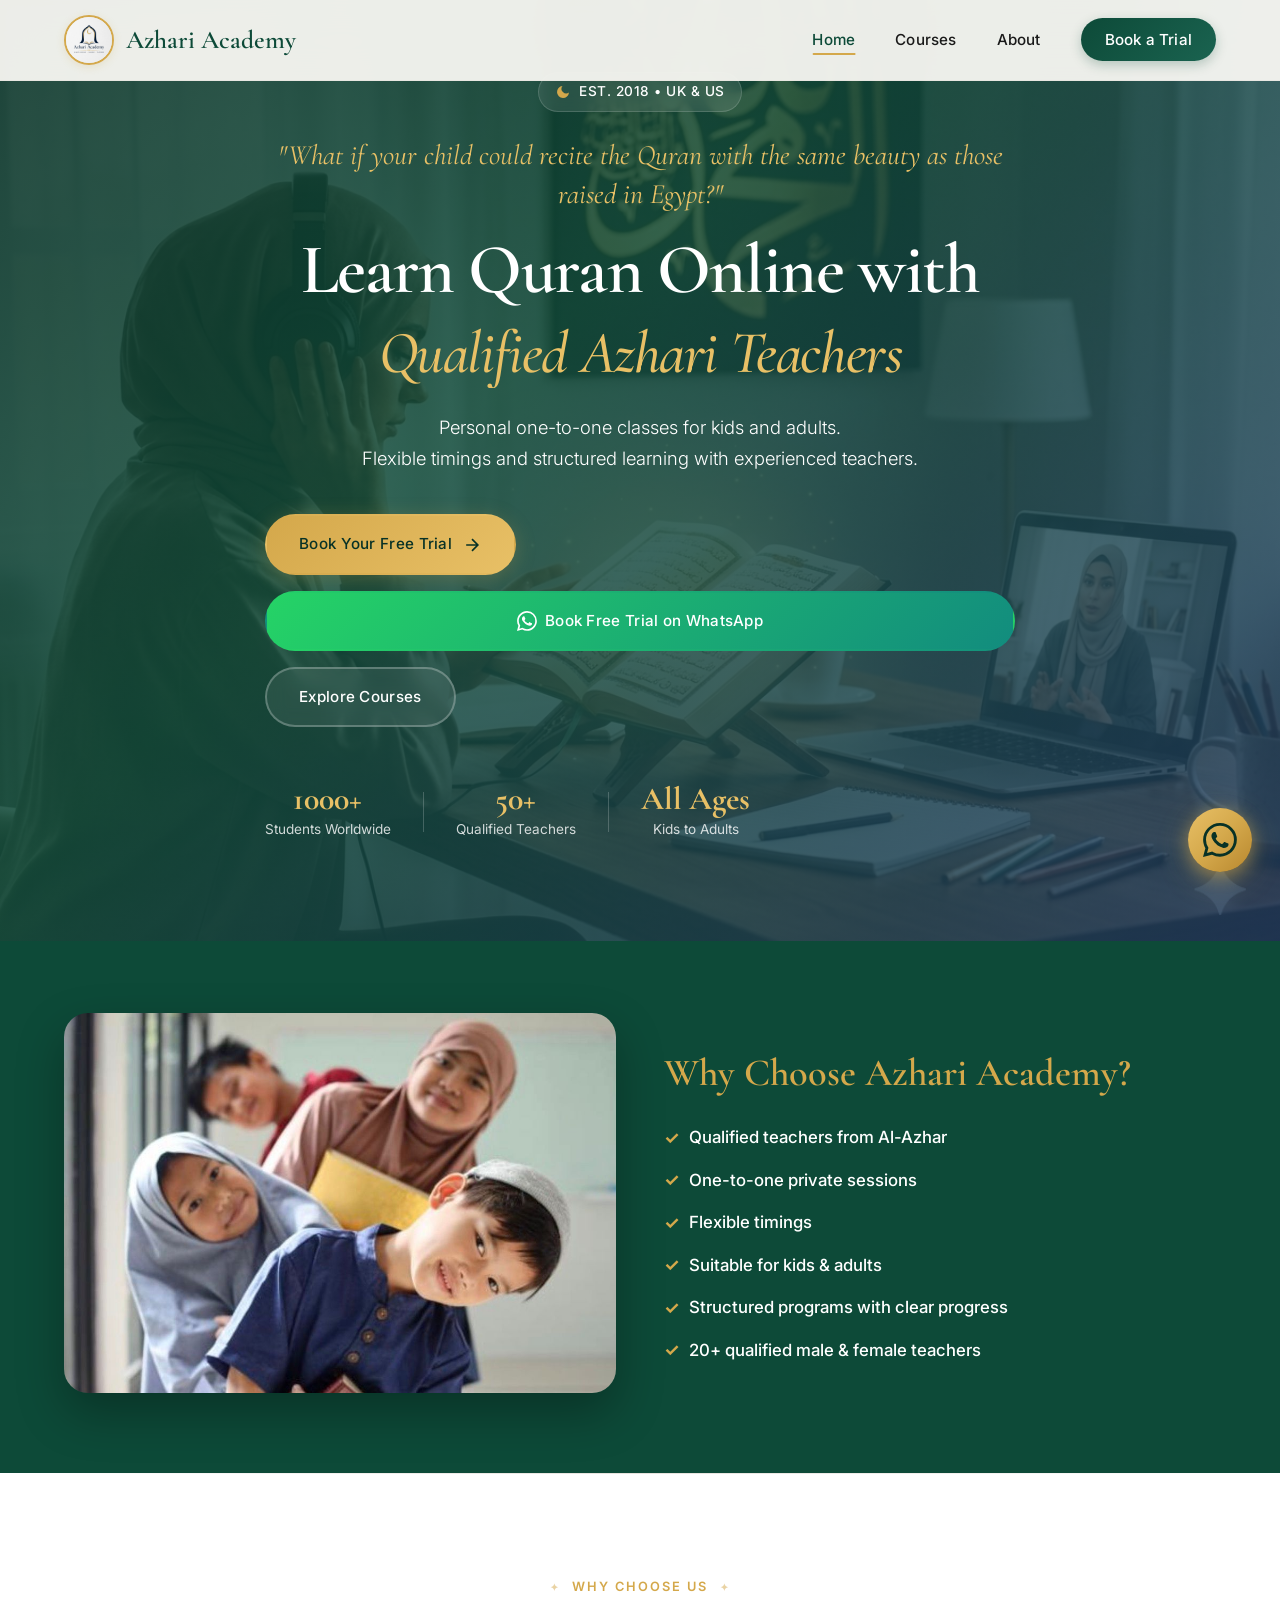
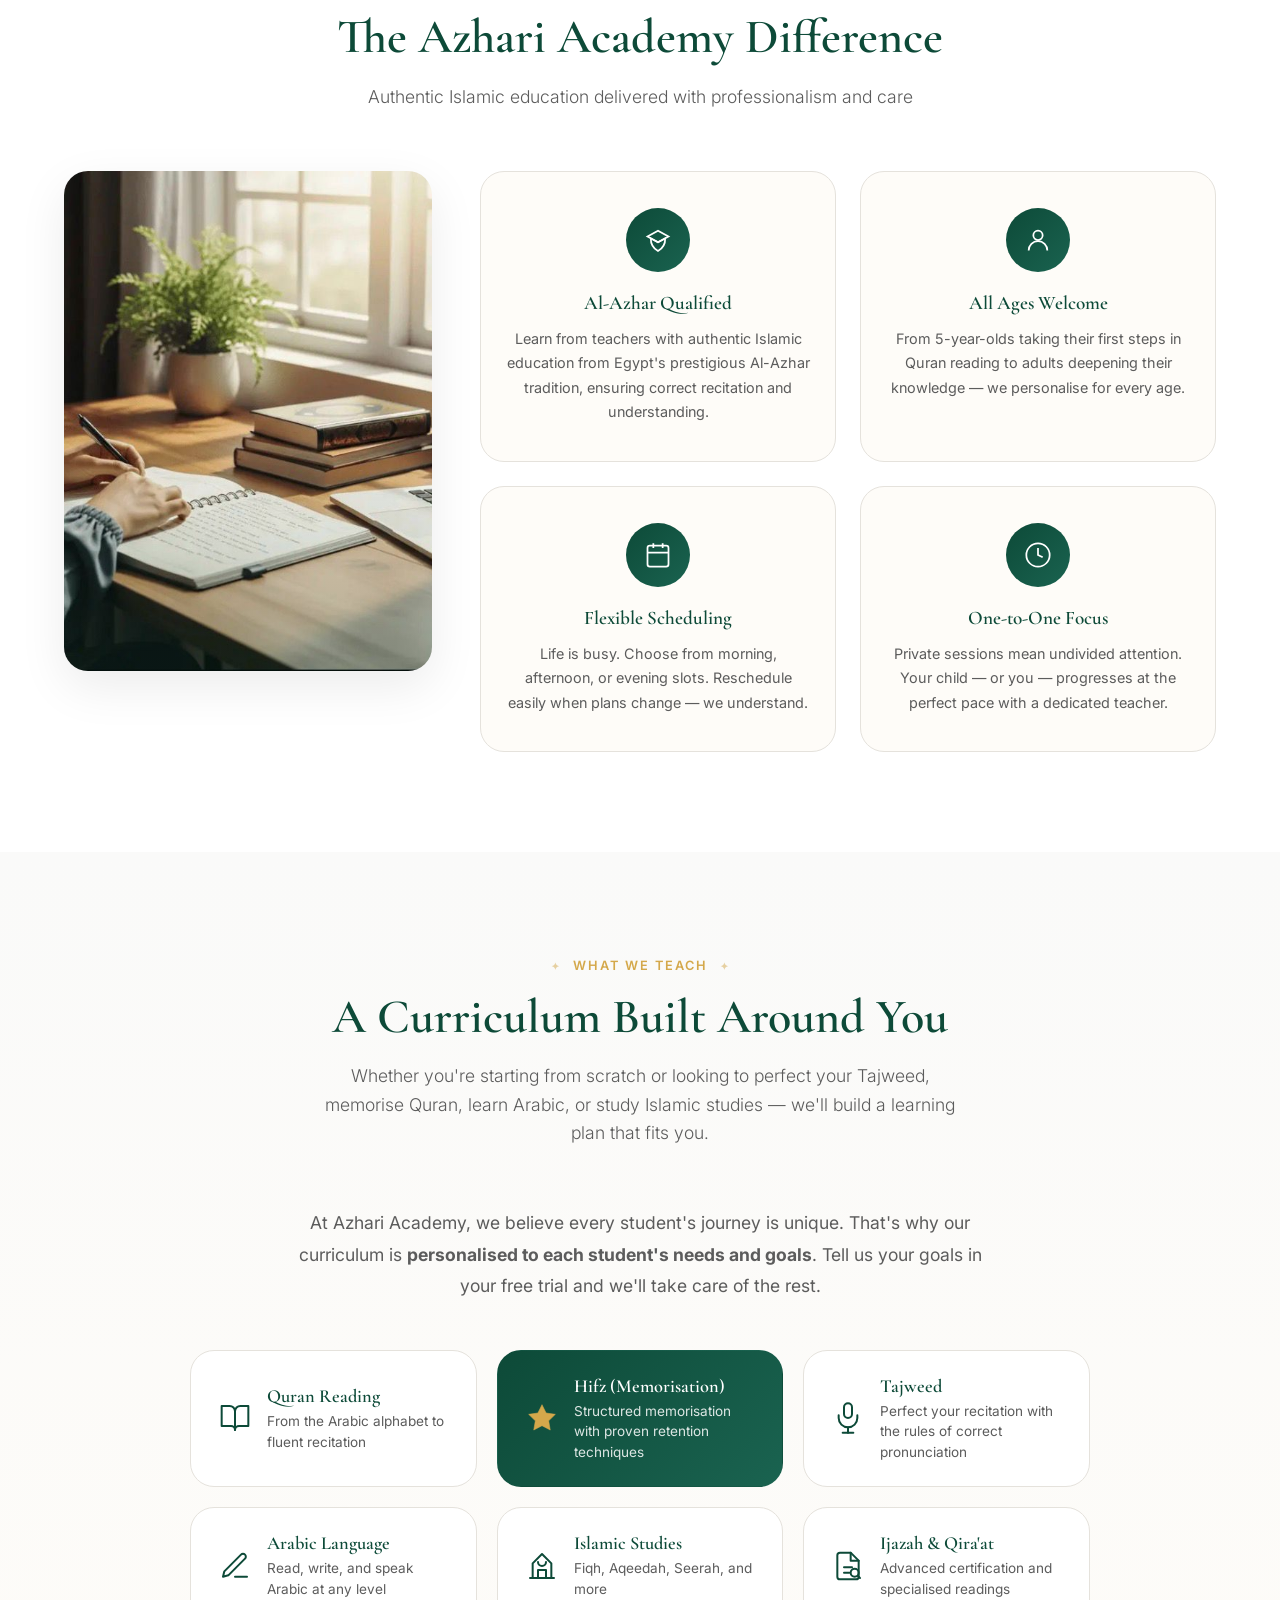
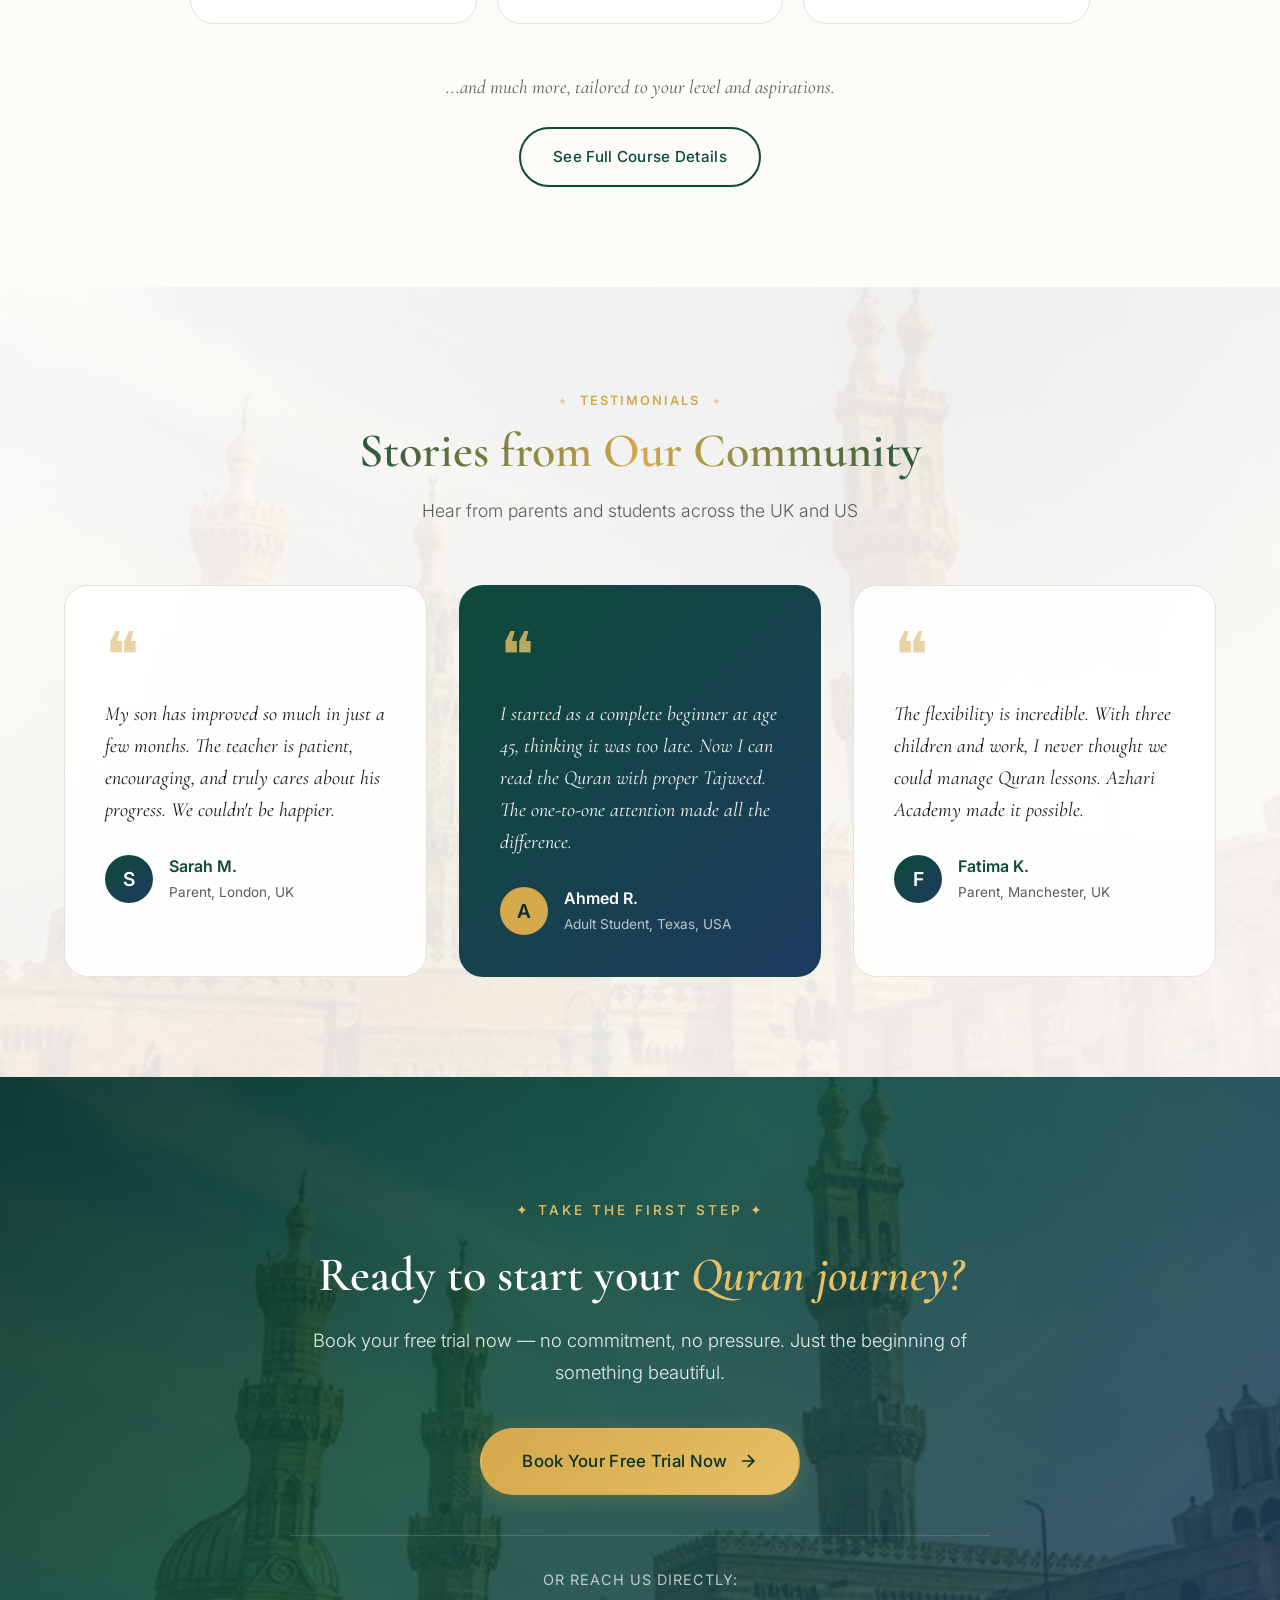
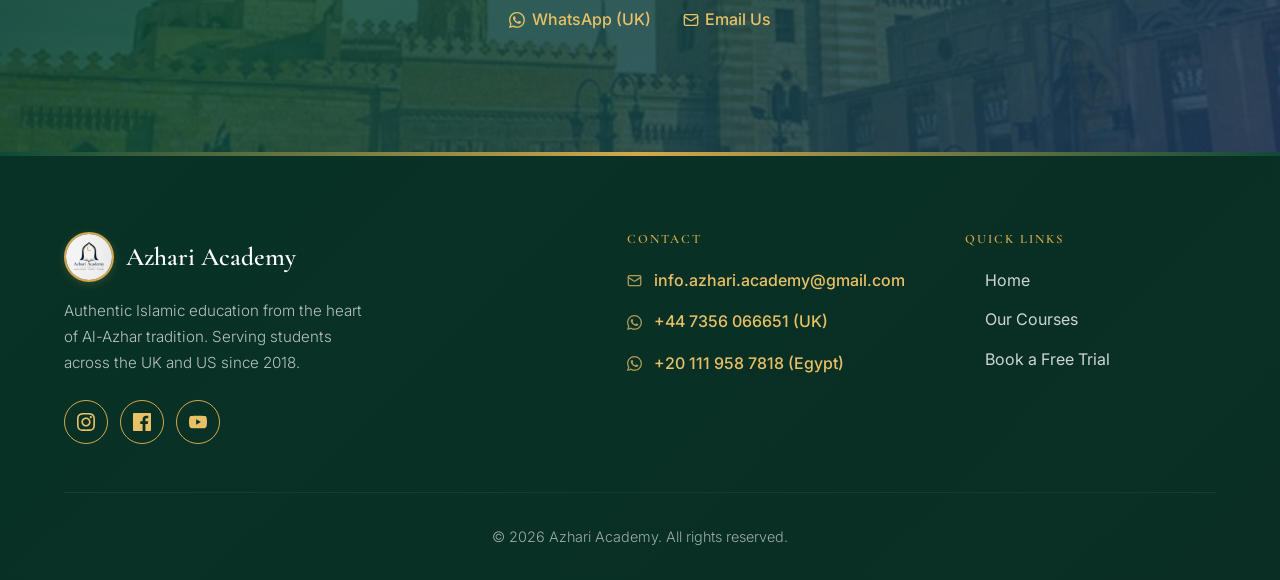
<file: index.html>
<!DOCTYPE html>
<html lang="en">

<head>
    <meta charset="UTF-8">
    <meta name="viewport" content="width=device-width, initial-scale=1.0">
    <title>Azhari Academy — Learn Quran & Arabic Online</title>
    <meta name="description"
        content="Azhari Academy offers online Quran and Arabic courses with qualified Egyptian teachers. Book a free trial session today.">

    <!-- Open Graph -->
    <meta property="og:title" content="Azhari Academy — Learn Quran & Arabic Online">
    <meta property="og:description"
        content="Online Quran and Arabic courses with qualified Egyptian teachers. Free trial available.">
    <meta property="og:type" content="website">
    <meta property="og:url" content="https://azhariacademy.org">

    <link rel="stylesheet" href="css/style.css">
    <link rel="preconnect" href="https://fonts.googleapis.com">
    <link rel="preconnect" href="https://fonts.gstatic.com" crossorigin>
    <link
        href="https://fonts.googleapis.com/css2?family=Cormorant+Garamond:ital,wght@0,400;0,500;0,600;0,700;1,400&family=Inter:wght@300;400;500;600&family=Amiri:ital,wght@0,400;0,700;1,400&display=swap"
        rel="stylesheet">
</head>

<body>
    <!-- Navigation -->
    <nav class="navbar">
        <div class="container">
            <a href="index.html" class="logo">
                <img src="images/logo.jpeg" alt="Azhari Academy Logo" class="logo-img">
                <span class="logo-text">Azhari Academy</span>
            </a>
            <ul class="nav-links">
                <li><a href="index.html" class="active">Home</a></li>
                <li><a href="courses.html">Courses</a></li>
                <li><a href="about.html">About</a></li>
                <li><a href="book.html" class="btn-nav">Book a Trial</a></li>
            </ul>
            <button class="mobile-menu-btn" aria-label="Menu">☰</button>
        </div>
    </nav>

    <!-- Hero Section -->
    <section class="hero" id="hero">
        <div class="hero-bg-image" style="background-image: url('images/new_image_4.jpeg');"></div>
        <div class="hero-overlay-dark"></div>
        <div class="container">
            <div class="hero-content">
                <div class="hero-badge breathing float-gentle">
                    <span class="badge-icon">
                        <svg width="16" height="16" viewBox="0 0 24 24" fill="currentColor">
                            <path d="M21 12.79A9 9 0 1 1 11.21 3 7 7 0 0 0 21 12.79z" />
                        </svg>
                    </span>
                    <span>Est. 2018 • UK & US</span>
                </div>
                <p class="hero-hook">"What if your child could recite the Quran with the same beauty as those raised in
                    Egypt?"</p>
                <h1 class="text-reveal">Learn Quran Online with <span class="highlight">Qualified Azhari Teachers</span>
                </h1>
                <p class="hero-subtitle">Personal one-to-one classes for kids and adults.<br>Flexible timings and
                    structured learning with experienced teachers.</p>
                <div class="hero-cta">
                    <a href="book.html" class="btn btn-primary liquid-btn" id="hero-cta-primary">
                        <span>Book Your Free Trial</span>
                        <svg width="20" height="20" viewBox="0 0 24 24" fill="none" stroke="currentColor"
                            stroke-width="2">
                            <path d="M5 12h14M12 5l7 7-7 7" />
                        </svg>
                    </a>
                    <a href="https://wa.me/447356066651" class="btn btn-whatsapp liquid-btn" id="hero-cta-whatsapp"
                        target="_blank">
                        <svg width="20" height="20" viewBox="0 0 16 16" fill="currentColor"><path d="M13.601 2.326A7.85 7.85 0 0 0 7.994 0C3.627 0 .068 3.558.064 7.926c0 1.399.366 2.76 1.057 3.965L0 16l4.204-1.102a7.9 7.9 0 0 0 3.79.965h.004c4.368 0 7.926-3.558 7.93-7.93A7.9 7.9 0 0 0 13.6 2.326zM7.994 14.521a6.6 6.6 0 0 1-3.356-.92l-.24-.144-2.494.654.666-2.433-.156-.251a6.56 6.56 0 0 1-1.007-3.505c0-3.626 2.957-6.584 6.591-6.584a6.56 6.56 0 0 1 4.66 1.931 6.56 6.56 0 0 1 1.928 4.66c-.004 3.639-2.961 6.592-6.592 6.592m3.615-4.934c-.197-.099-1.17-.578-1.353-.646-.182-.065-.315-.099-.445.099-.133.197-.513.646-.627.775-.114.133-.232.148-.43.05-.197-.1-.836-.308-1.592-.985-.59-.525-.985-1.175-1.103-1.372-.114-.198-.011-.304.088-.403.087-.088.197-.232.296-.346.1-.114.133-.198.198-.33.065-.134.034-.248-.015-.347-.05-.099-.445-1.076-.612-1.47-.16-.389-.323-.335-.445-.34-.114-.007-.247-.007-.38-.007a.73.73 0 0 0-.529.247c-.182.198-.691.677-.691 1.654s.71 1.916.81 2.049c.098.133 1.394 2.132 3.383 2.992.47.205.84.326 1.129.418.475.152.904.129 1.246.08.38-.058 1.171-.48 1.338-.943.164-.464.164-.86.114-.943-.049-.084-.182-.133-.38-.232"/>
                        </svg>
                        <span>Book Free Trial on WhatsApp</span>
                    </a>
                    <a href="courses.html" class="btn btn-secondary liquid-btn" id="hero-cta-secondary">
                        <span>Explore Courses</span>
                    </a>
                </div>
                <div class="hero-stats parallax-container">
                    <div class="stat depth-layer-1">
                        <span class="stat-number">1000+</span>
                        <span class="stat-label">Students Worldwide</span>
                    </div>
                    <div class="stat-divider depth-layer-2"></div>
                    <div class="stat depth-layer-3">
                        <span class="stat-number">50+</span>
                        <span class="stat-label">Qualified Teachers</span>
                    </div>
                    <div class="stat-divider depth-layer-2"></div>
                    <div class="stat depth-layer-1">
                        <span class="stat-number">All Ages</span>
                        <span class="stat-label">Kids to Adults</span>
                    </div>
                </div>
            </div>
        </div>
    </section>

    <!-- Why Choose Quick Section -->
    <section class="why-choose-quick" id="why-choose">
        <div class="container why-choose-inner">
            <div class="why-choose-image-col">
                <img src="images/new_image_2.jpeg" alt="Happy students learning with their teacher" loading="lazy">
            </div>
            <div class="why-choose-text-col">
                <h2>Why Choose Azhari Academy?</h2>
                <ul class="why-choose-list">
                    <li>Qualified teachers from Al-Azhar</li>
                    <li>One-to-one private sessions</li>
                    <li>Flexible timings</li>
                    <li>Suitable for kids &amp; adults</li>
                    <li>Structured programs with clear progress</li>
                    <li>20+ qualified male &amp; female teachers</li>
                </ul>
            </div>
        </div>
    </section>

    <!-- Why Azhari Academy -->
    <section class="features" id="features">
        <div class="container">
            <div class="section-header">
                <span class="section-subtitle">Why Choose Us</span>
                <h2 class="section-title">The Azhari Academy Difference</h2>
                <p class="section-desc">Authentic Islamic education delivered with professionalism and care</p>
            </div>
            <div class="features-with-image">
                <div class="features-image-col">
                    <img src="images/new_image_1.jpeg" alt="Student studying Quran online" class="features-photo"
                        loading="lazy">
                    <div class="features-image-overlay"></div>
                </div>
                <div class="features-grid stagger-children">
                    <div class="feature-card magnetic-btn" id="feature-azhar">
                        <div class="feature-icon-wrapper">
                            <div class="feature-icon">
                                <svg viewBox="0 0 24 24" fill="none" stroke="currentColor" stroke-width="1.5">
                                    <path d="M12 14l9-5-9-5-9 5 9 5z" />
                                    <path
                                        d="M12 14l6.16-3.422A12.083 12.083 0 0112 21.5a12.083 12.083 0 01-6.16-10.922L12 14z" />
                                </svg>
                            </div>
                            <div class="feature-glow"></div>
                        </div>
                        <h3>Al-Azhar Qualified</h3>
                        <p>Learn from teachers with authentic Islamic education from Egypt's prestigious Al-Azhar
                            tradition, ensuring correct recitation and understanding.</p>
                    </div>
                    <div class="feature-card magnetic-btn" id="feature-ages">
                        <div class="feature-icon-wrapper">
                            <div class="feature-icon">
                                <svg viewBox="0 0 24 24" fill="none" stroke="currentColor" stroke-width="1.5">
                                    <circle cx="12" cy="8" r="4" />
                                    <path d="M20 21a8 8 0 10-16 0" />
                                </svg>
                            </div>
                            <div class="feature-glow"></div>
                        </div>
                        <h3>All Ages Welcome</h3>
                        <p>From 5-year-olds taking their first steps in Quran reading to adults deepening their
                            knowledge — we personalise for every age.</p>
                    </div>
                    <div class="feature-card magnetic-btn" id="feature-schedule">
                        <div class="feature-icon-wrapper">
                            <div class="feature-icon">
                                <svg viewBox="0 0 24 24" fill="none" stroke="currentColor" stroke-width="1.5">
                                    <rect x="3" y="4" width="18" height="18" rx="2" />
                                    <path d="M16 2v4M8 2v4M3 10h18" />
                                </svg>
                            </div>
                            <div class="feature-glow"></div>
                        </div>
                        <h3>Flexible Scheduling</h3>
                        <p>Life is busy. Choose from morning, afternoon, or evening slots. Reschedule easily when plans
                            change — we understand.</p>
                    </div>
                    <div class="feature-card magnetic-btn" id="feature-one-to-one">
                        <div class="feature-icon-wrapper">
                            <div class="feature-icon">
                                <svg viewBox="0 0 24 24" fill="none" stroke="currentColor" stroke-width="1.5">
                                    <circle cx="12" cy="12" r="10" />
                                    <path d="M12 6v6l4 2" />
                                </svg>
                            </div>
                            <div class="feature-glow"></div>
                        </div>
                        <h3>One-to-One Focus</h3>
                        <p>Private sessions mean undivided attention. Your child — or you — progresses at the perfect
                            pace with a dedicated teacher.</p>
                    </div>
                </div>
            </div>
        </div>
    </section>

    <!-- Courses Overview — Open-ended, Personalised -->
    <section class="courses-preview" id="courses-preview">
        <div class="container">
            <div class="section-header">
                <span class="section-subtitle">What We Teach</span>
                <h2 class="section-title">A Curriculum Built Around You</h2>
                <p class="section-desc">Whether you're starting from scratch or looking to perfect your Tajweed,
                    memorise Quran, learn Arabic, or study Islamic studies — we'll build a learning plan that fits you.
                </p>
            </div>
            <div class="courses-flexible">
                <div class="courses-intro-text">
                    <p>At Azhari Academy, we believe every student's journey is unique. That's why our curriculum is
                        <strong>personalised to each student's needs and goals</strong>. Tell us your goals in your free
                        trial and we'll take care of the rest.</p>
                </div>
                <div class="courses-tags-grid">
                    <div class="course-tag" id="tag-reading">
                        <div class="course-tag-icon">
                            <svg width="32" height="32" viewBox="0 0 24 24" fill="none" stroke="currentColor"
                                stroke-width="1.5" stroke-linecap="round" stroke-linejoin="round">
                                <path d="M2 3h6a4 4 0 0 1 4 4v14a3 3 0 0 0-3-3H2z" />
                                <path d="M22 3h-6a4 4 0 0 0-4 4v14a3 3 0 0 1 3-3h7z" />
                            </svg>
                        </div>
                        <div class="course-tag-info">
                            <h3>Quran Reading</h3>
                            <p>From the Arabic alphabet to fluent recitation</p>
                        </div>
                    </div>
                    <div class="course-tag featured" id="tag-hifz">
                        <div class="course-tag-icon">
                            <svg width="32" height="32" viewBox="0 0 24 24" fill="currentColor" stroke="currentColor"
                                stroke-width="0.4" stroke-linejoin="round">
                                <polygon
                                    points="12 2 15.09 8.26 22 9.27 17 14.14 18.18 21.02 12 17.77 5.82 21.02 7 14.14 2 9.27 8.91 8.26 12 2" />
                            </svg>
                        </div>
                        <div class="course-tag-info">
                            <h3>Hifz (Memorisation)</h3>
                            <p>Structured memorisation with proven retention techniques</p>
                        </div>
                    </div>
                    <div class="course-tag" id="tag-tajweed">
                        <div class="course-tag-icon">
                            <svg width="32" height="32" viewBox="0 0 24 24" fill="none" stroke="currentColor"
                                stroke-width="1.5" stroke-linecap="round" stroke-linejoin="round">
                                <rect x="9" y="1" width="6" height="11" rx="3" />
                                <path d="M19 10v2a7 7 0 0 1-14 0v-2" />
                                <path d="M12 19v4" />
                                <path d="M8 23h8" />
                            </svg>
                        </div>
                        <div class="course-tag-info">
                            <h3>Tajweed</h3>
                            <p>Perfect your recitation with the rules of correct pronunciation</p>
                        </div>
                    </div>
                    <div class="course-tag" id="tag-arabic">
                        <div class="course-tag-icon">
                            <svg width="32" height="32" viewBox="0 0 24 24" fill="none" stroke="currentColor"
                                stroke-width="1.5" stroke-linecap="round" stroke-linejoin="round">
                                <path d="M12 20h9" />
                                <path d="M16.5 3.5a2.121 2.121 0 0 1 3 3L7 19l-4 1 1-4L16.5 3.5z" />
                            </svg>
                        </div>
                        <div class="course-tag-info">
                            <h3>Arabic Language</h3>
                            <p>Read, write, and speak Arabic at any level</p>
                        </div>
                    </div>
                    <div class="course-tag" id="tag-islamic">
                        <div class="course-tag-icon">
                            <svg width="32" height="32" viewBox="0 0 24 24" fill="none" stroke="currentColor"
                                stroke-width="1.5" stroke-linecap="round" stroke-linejoin="round">
                                <path d="M3 21h18" />
                                <path d="M5 21V10l7-7 7 7v11" />
                                <path d="M9 21v-6h6v6" />
                                <path d="M9 9a3 3 0 0 0 6 0" />
                            </svg>
                        </div>
                        <div class="course-tag-info">
                            <h3>Islamic Studies</h3>
                            <p>Fiqh, Aqeedah, Seerah, and more</p>
                        </div>
                    </div>
                    <div class="course-tag" id="tag-ijazah">
                        <div class="course-tag-icon">
                            <svg width="32" height="32" viewBox="0 0 24 24" fill="none" stroke="currentColor"
                                stroke-width="1.5" stroke-linecap="round" stroke-linejoin="round">
                                <path d="M14 2H6a2 2 0 0 0-2 2v16a2 2 0 0 0 2 2h12a2 2 0 0 0 2-2V8z" />
                                <polyline points="14 2 14 8 20 8" />
                                <path d="M9 13h6" />
                                <path d="M9 17h4" />
                                <circle cx="17" cy="17" r="3" />
                                <path d="m21 21-1.5-1.5" />
                            </svg>
                        </div>
                        <div class="course-tag-info">
                            <h3>Ijazah & Qira'at</h3>
                            <p>Advanced certification and specialised readings</p>
                        </div>
                    </div>
                </div>
                <div class="courses-more-cta">
                    <p class="courses-more-text">...and much more, tailored to your level and aspirations.</p>
                    <a href="courses.html" class="btn btn-outline" id="courses-explore-btn">See Full Course Details</a>
                </div>
            </div>
        </div>
    </section>

    <!-- Testimonials -->
    <section class="testimonials islamic-pattern-reveal" id="testimonials">
        <div class="testimonials-bg-image" style="background-image: url('images/new_image_3.jpeg');"></div>
        <div class="testimonials-bg-overlay"></div>
        <div class="container">
            <div class="section-header reveal-on-scroll">
                <span class="section-subtitle">Testimonials</span>
                <h2 class="section-title shimmer-text">Stories from Our Community</h2>
                <p class="section-desc">Hear from parents and students across the UK and US</p>
            </div>
            <div class="testimonials-grid stagger-children">
                <div class="testimonial-card magnetic-btn" id="testimonial-1">
                    <div class="testimonial-quote">❝</div>
                    <p class="testimonial-text">My son has improved so much in just a few months. The teacher is
                        patient, encouraging, and truly cares about his progress. We couldn't be happier.</p>
                    <div class="testimonial-author">
                        <div class="author-avatar">S</div>
                        <div class="author-info">
                            <p class="author-name">Sarah M.</p>
                            <p class="author-location">Parent, London, UK</p>
                        </div>
                    </div>
                </div>
                <div class="testimonial-card featured magnetic-btn" id="testimonial-2">
                    <div class="testimonial-quote">❝</div>
                    <p class="testimonial-text">I started as a complete beginner at age 45, thinking it was too late.
                        Now I can read the Quran with proper Tajweed. The one-to-one attention made all the difference.
                    </p>
                    <div class="testimonial-author">
                        <div class="author-avatar">A</div>
                        <div class="author-info">
                            <p class="author-name">Ahmed R.</p>
                            <p class="author-location">Adult Student, Texas, USA</p>
                        </div>
                    </div>
                </div>
                <div class="testimonial-card magnetic-btn" id="testimonial-3">
                    <div class="testimonial-quote">❝</div>
                    <p class="testimonial-text">The flexibility is incredible. With three children and work, I never
                        thought we could manage Quran lessons. Azhari Academy made it possible.</p>
                    <div class="testimonial-author">
                        <div class="author-avatar">F</div>
                        <div class="author-info">
                            <p class="author-name">Fatima K.</p>
                            <p class="author-location">Parent, Manchester, UK</p>
                        </div>
                    </div>
                </div>
            </div>
        </div>
    </section>

    <!-- Strong Closing CTA -->
    <section class="cta-final" id="cta-final">
        <div class="cta-final-bg" style="background-image: url('images/new_image_3.jpeg');"></div>
        <div class="cta-final-overlay"></div>
        <div class="container">
            <div class="cta-final-content">
                <span class="cta-final-badge">✦ Take the First Step ✦</span>
                <h2>Ready to start your <em>Quran journey?</em></h2>
                <p>Book your free trial now — no commitment, no pressure. Just the beginning of something beautiful.</p>
                <a href="book.html" class="btn btn-primary btn-large liquid-btn" id="cta-final-btn">
                    <span>Book Your Free Trial Now</span>
                    <svg width="20" height="20" viewBox="0 0 24 24" fill="none" stroke="currentColor" stroke-width="2">
                        <path d="M5 12h14M12 5l7 7-7 7" />
                    </svg>
                </a>
                <div class="cta-final-contact">
                    <p>Or reach us directly:</p>
                    <div class="cta-contact-links">
                        <a href="https://wa.me/447356066651" target="_blank">
                            <svg width="16" height="16" viewBox="0 0 16 16" fill="currentColor"><path d="M13.601 2.326A7.85 7.85 0 0 0 7.994 0C3.627 0 .068 3.558.064 7.926c0 1.399.366 2.76 1.057 3.965L0 16l4.204-1.102a7.9 7.9 0 0 0 3.79.965h.004c4.368 0 7.926-3.558 7.93-7.93A7.9 7.9 0 0 0 13.6 2.326zM7.994 14.521a6.6 6.6 0 0 1-3.356-.92l-.24-.144-2.494.654.666-2.433-.156-.251a6.56 6.56 0 0 1-1.007-3.505c0-3.626 2.957-6.584 6.591-6.584a6.56 6.56 0 0 1 4.66 1.931 6.56 6.56 0 0 1 1.928 4.66c-.004 3.639-2.961 6.592-6.592 6.592m3.615-4.934c-.197-.099-1.17-.578-1.353-.646-.182-.065-.315-.099-.445.099-.133.197-.513.646-.627.775-.114.133-.232.148-.43.05-.197-.1-.836-.308-1.592-.985-.59-.525-.985-1.175-1.103-1.372-.114-.198-.011-.304.088-.403.087-.088.197-.232.296-.346.1-.114.133-.198.198-.33.065-.134.034-.248-.015-.347-.05-.099-.445-1.076-.612-1.47-.16-.389-.323-.335-.445-.34-.114-.007-.247-.007-.38-.007a.73.73 0 0 0-.529.247c-.182.198-.691.677-.691 1.654s.71 1.916.81 2.049c.098.133 1.394 2.132 3.383 2.992.47.205.84.326 1.129.418.475.152.904.129 1.246.08.38-.058 1.171-.48 1.338-.943.164-.464.164-.86.114-.943-.049-.084-.182-.133-.38-.232"/>
                            </svg>
                            WhatsApp (UK)
                        </a>
                        <a href="mailto:info.azhari.academy@gmail.com">
                            <svg width="16" height="16" viewBox="0 0 24 24" fill="none" stroke="currentColor"
                                stroke-width="2" stroke-linecap="round" stroke-linejoin="round">
                                <rect x="2" y="4" width="20" height="16" rx="2" />
                                <path d="m22 7-8.97 5.7a1.94 1.94 0 0 1-2.06 0L2 7" />
                            </svg>
                            Email Us
                        </a>
                    </div>
                </div>
            </div>
        </div>
    </section>

    <!-- Footer -->
    <footer class="footer">
        <div class="container">
            <div class="footer-content">
                <div class="footer-brand">
                    <a href="index.html" class="logo">
                        <img src="images/logo.jpeg" alt="Azhari Academy Logo" class="logo-img">
                        <span class="logo-text">Azhari Academy</span>
                    </a>
                    <p class="tagline">Authentic Islamic education from the heart of Al-Azhar tradition. Serving
                        students across the UK and US since 2018.</p>
                    <div class="footer-social">
                        <a href="https://www.instagram.com/azhari.academy" class="social-icon" target="_blank"
                            rel="noopener noreferrer" aria-label="Follow Azhari Academy on Instagram">
                            <svg viewBox="0 0 24 24" fill="currentColor">
                                <path
                                    d="M12 2.163c3.204 0 3.584.012 4.85.07 3.252.148 4.771 1.691 4.919 4.919.058 1.265.069 1.645.069 4.849 0 3.205-.012 3.584-.069 4.849-.149 3.225-1.664 4.771-4.919 4.919-1.266.058-1.644.07-4.85.07-3.204 0-3.584-.012-4.849-.07-3.26-.149-4.771-1.699-4.919-4.92-.058-1.265-.07-1.644-.07-4.849 0-3.204.013-3.583.07-4.849.149-3.227 1.664-4.771 4.919-4.919 1.266-.057 1.645-.069 4.849-.069zm0-2.163c-3.259 0-3.667.014-4.947.072-4.358.2-6.78 2.618-6.98 6.98-.059 1.281-.073 1.689-.073 4.948 0 3.259.014 3.668.072 4.948.2 4.358 2.618 6.78 6.98 6.98 1.281.058 1.689.072 4.948.072 3.259 0 3.668-.014 4.948-.072 4.354-.2 6.782-2.618 6.979-6.98.059-1.28.073-1.689.073-4.948 0-3.259-.014-3.667-.072-4.947-.196-4.354-2.617-6.78-6.979-6.98-1.281-.059-1.69-.073-4.949-.073zm0 5.838c-3.403 0-6.162 2.759-6.162 6.162s2.759 6.162 6.162 6.162 6.162-2.759 6.162-6.162-2.759-6.162-6.162-6.162zm0 10.162c-2.209 0-4-1.79-4-4 0-2.209 1.791-4 4-4s4 1.791 4 4c0 2.21-1.791 4-4 4zm6.406-11.845c-.796 0-1.441.645-1.441 1.44s.645 1.44 1.441 1.44c.795 0 1.439-.645 1.439-1.44s-.644-1.44-1.439-1.44z" />
                            </svg>
                        </a>
                        <a href="https://www.facebook.com/share/183Nq3Cr8b/" class="social-icon" target="_blank"
                            rel="noopener noreferrer" aria-label="Follow Azhari Academy on Facebook">
                            <svg viewBox="0 0 24 24" fill="currentColor">
                                <path
                                    d="M22.675 0h-21.35c-.732 0-1.325.593-1.325 1.325v21.351c0 .731.593 1.324 1.325 1.324h11.495v-9.294h-3.128v-3.622h3.128v-2.671c0-3.1 1.893-4.788 4.659-4.788 1.325 0 2.463.099 2.795.143v3.24l-1.918.001c-1.504 0-1.795.715-1.795 1.763v2.313h3.587l-.467 3.622h-3.12v9.293h6.116c.73 0 1.323-.593 1.323-1.325v-21.35c0-.732-.593-1.325-1.325-1.325z" />
                            </svg>
                        </a>
                        <a href="https://youtube.com/@azhariacademy0" class="social-icon" target="_blank"
                            rel="noopener noreferrer" aria-label="Subscribe to Azhari Academy on YouTube">
                            <svg viewBox="0 0 24 24" fill="currentColor">
                                <path
                                    d="M23.498 6.186a2.994 2.994 0 0 0-2.107-2.117C19.505 3.545 12 3.545 12 3.545s-7.505 0-9.391.524A2.994 2.994 0 0 0 .502 6.186 31.26 31.26 0 0 0 0 12a31.26 31.26 0 0 0 .502 5.814 2.994 2.994 0 0 0 2.107 2.117c1.886.524 9.391.524 9.391.524s7.505 0 9.391-.524a2.994 2.994 0 0 0 2.107-2.117A31.26 31.26 0 0 0 24 12a31.26 31.26 0 0 0-.502-5.814zM9.545 15.568V8.432L15.818 12l-6.273 3.568z" />
                            </svg>
                        </a>
                    </div>
                </div>
                <div class="footer-section">
                    <h4 class="footer-section-title">Contact</h4>
                    <div class="footer-contact">
                        <p>
                            <svg width="15" height="15" viewBox="0 0 24 24" fill="none" stroke="currentColor"
                                stroke-width="2" stroke-linecap="round" stroke-linejoin="round">
                                <rect x="2" y="4" width="20" height="16" rx="2" />
                                <path d="m22 7-8.97 5.7a1.94 1.94 0 0 1-2.06 0L2 7" />
                            </svg>
                            <a href="mailto:info.azhari.academy@gmail.com">info.azhari.academy@gmail.com</a>
                        </p>
                        <p>
                            <svg width="15" height="15" viewBox="0 0 16 16" fill="currentColor"><path d="M13.601 2.326A7.85 7.85 0 0 0 7.994 0C3.627 0 .068 3.558.064 7.926c0 1.399.366 2.76 1.057 3.965L0 16l4.204-1.102a7.9 7.9 0 0 0 3.79.965h.004c4.368 0 7.926-3.558 7.93-7.93A7.9 7.9 0 0 0 13.6 2.326zM7.994 14.521a6.6 6.6 0 0 1-3.356-.92l-.24-.144-2.494.654.666-2.433-.156-.251a6.56 6.56 0 0 1-1.007-3.505c0-3.626 2.957-6.584 6.591-6.584a6.56 6.56 0 0 1 4.66 1.931 6.56 6.56 0 0 1 1.928 4.66c-.004 3.639-2.961 6.592-6.592 6.592m3.615-4.934c-.197-.099-1.17-.578-1.353-.646-.182-.065-.315-.099-.445.099-.133.197-.513.646-.627.775-.114.133-.232.148-.43.05-.197-.1-.836-.308-1.592-.985-.59-.525-.985-1.175-1.103-1.372-.114-.198-.011-.304.088-.403.087-.088.197-.232.296-.346.1-.114.133-.198.198-.33.065-.134.034-.248-.015-.347-.05-.099-.445-1.076-.612-1.47-.16-.389-.323-.335-.445-.34-.114-.007-.247-.007-.38-.007a.73.73 0 0 0-.529.247c-.182.198-.691.677-.691 1.654s.71 1.916.81 2.049c.098.133 1.394 2.132 3.383 2.992.47.205.84.326 1.129.418.475.152.904.129 1.246.08.38-.058 1.171-.48 1.338-.943.164-.464.164-.86.114-.943-.049-.084-.182-.133-.38-.232"/>
                            </svg>
                            <a href="https://wa.me/447356066651" target="_blank">+44 7356 066651 (UK)</a>
                        </p>
                        <p>
                            <svg width="15" height="15" viewBox="0 0 16 16" fill="currentColor"><path d="M13.601 2.326A7.85 7.85 0 0 0 7.994 0C3.627 0 .068 3.558.064 7.926c0 1.399.366 2.76 1.057 3.965L0 16l4.204-1.102a7.9 7.9 0 0 0 3.79.965h.004c4.368 0 7.926-3.558 7.93-7.93A7.9 7.9 0 0 0 13.6 2.326zM7.994 14.521a6.6 6.6 0 0 1-3.356-.92l-.24-.144-2.494.654.666-2.433-.156-.251a6.56 6.56 0 0 1-1.007-3.505c0-3.626 2.957-6.584 6.591-6.584a6.56 6.56 0 0 1 4.66 1.931 6.56 6.56 0 0 1 1.928 4.66c-.004 3.639-2.961 6.592-6.592 6.592m3.615-4.934c-.197-.099-1.17-.578-1.353-.646-.182-.065-.315-.099-.445.099-.133.197-.513.646-.627.775-.114.133-.232.148-.43.05-.197-.1-.836-.308-1.592-.985-.59-.525-.985-1.175-1.103-1.372-.114-.198-.011-.304.088-.403.087-.088.197-.232.296-.346.1-.114.133-.198.198-.33.065-.134.034-.248-.015-.347-.05-.099-.445-1.076-.612-1.47-.16-.389-.323-.335-.445-.34-.114-.007-.247-.007-.38-.007a.73.73 0 0 0-.529.247c-.182.198-.691.677-.691 1.654s.71 1.916.81 2.049c.098.133 1.394 2.132 3.383 2.992.47.205.84.326 1.129.418.475.152.904.129 1.246.08.38-.058 1.171-.48 1.338-.943.164-.464.164-.86.114-.943-.049-.084-.182-.133-.38-.232"/>
                            </svg>
                            <a href="https://wa.me/201119587818" target="_blank">+20 111 958 7818 (Egypt)</a>
                        </p>
                    </div>
                </div>
                <div class="footer-section">
                    <h4 class="footer-section-title">Quick Links</h4>
                    <div class="footer-links">
                        <a href="index.html">Home</a>
                        <a href="courses.html">Our Courses</a>
                        <a href="book.html">Book a Free Trial</a>
                    </div>
                </div>
            </div>
            <div class="footer-bottom">
                <p>&copy; 2026 Azhari Academy. All rights reserved.</p>
            </div>
        </div>
    </footer>

    <!-- Floating WhatsApp Button -->
    <a href="https://wa.me/447356066651" class="whatsapp-float" target="_blank" aria-label="Message us on WhatsApp">
        <svg viewBox="0 0 16 16" fill="currentColor"><path d="M13.601 2.326A7.85 7.85 0 0 0 7.994 0C3.627 0 .068 3.558.064 7.926c0 1.399.366 2.76 1.057 3.965L0 16l4.204-1.102a7.9 7.9 0 0 0 3.79.965h.004c4.368 0 7.926-3.558 7.93-7.93A7.9 7.9 0 0 0 13.6 2.326zM7.994 14.521a6.6 6.6 0 0 1-3.356-.92l-.24-.144-2.494.654.666-2.433-.156-.251a6.56 6.56 0 0 1-1.007-3.505c0-3.626 2.957-6.584 6.591-6.584a6.56 6.56 0 0 1 4.66 1.931 6.56 6.56 0 0 1 1.928 4.66c-.004 3.639-2.961 6.592-6.592 6.592m3.615-4.934c-.197-.099-1.17-.578-1.353-.646-.182-.065-.315-.099-.445.099-.133.197-.513.646-.627.775-.114.133-.232.148-.43.05-.197-.1-.836-.308-1.592-.985-.59-.525-.985-1.175-1.103-1.372-.114-.198-.011-.304.088-.403.087-.088.197-.232.296-.346.1-.114.133-.198.198-.33.065-.134.034-.248-.015-.347-.05-.099-.445-1.076-.612-1.47-.16-.389-.323-.335-.445-.34-.114-.007-.247-.007-.38-.007a.73.73 0 0 0-.529.247c-.182.198-.691.677-.691 1.654s.71 1.916.81 2.049c.098.133 1.394 2.132 3.383 2.992.47.205.84.326 1.129.418.475.152.904.129 1.246.08.38-.058 1.171-.48 1.338-.943.164-.464.164-.86.114-.943-.049-.084-.182-.133-.38-.232"/>
        </svg>
    </a>

    <script src="js/main.js"></script>
</body>

</html>
</file>
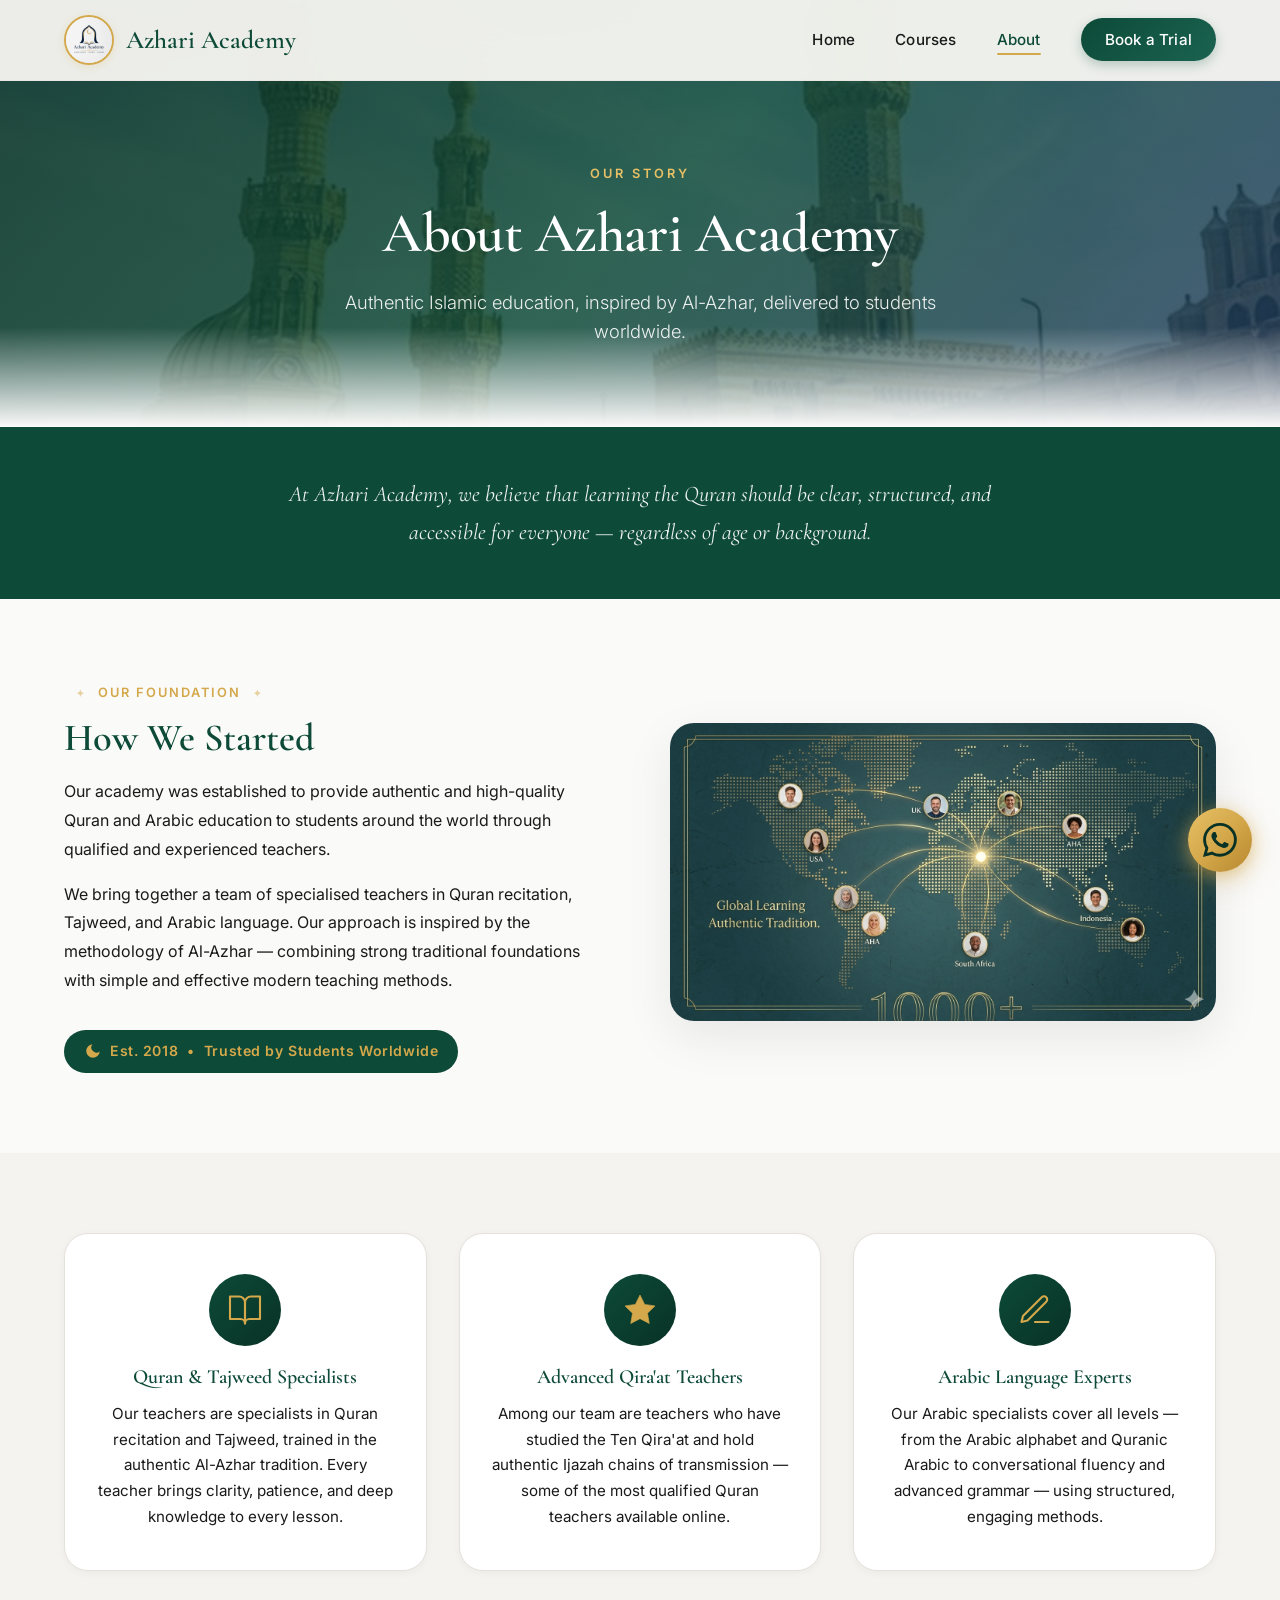
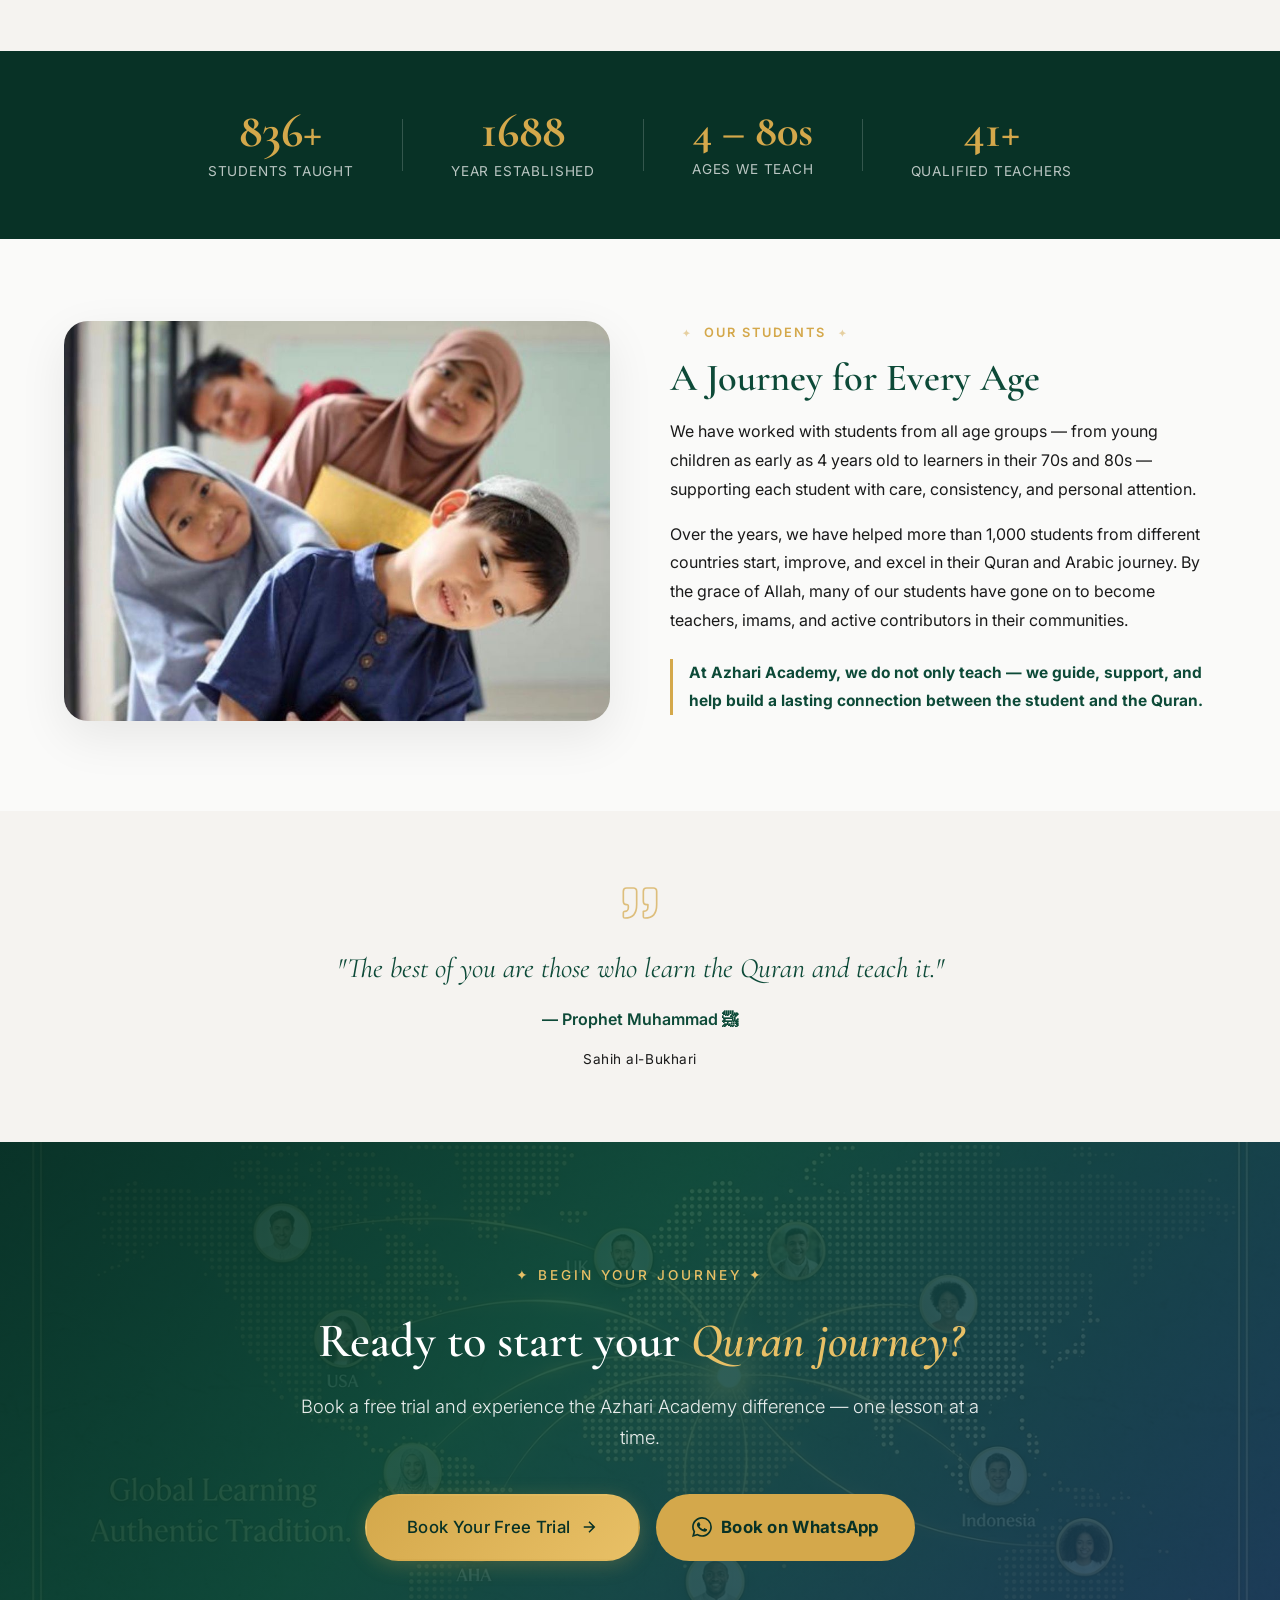
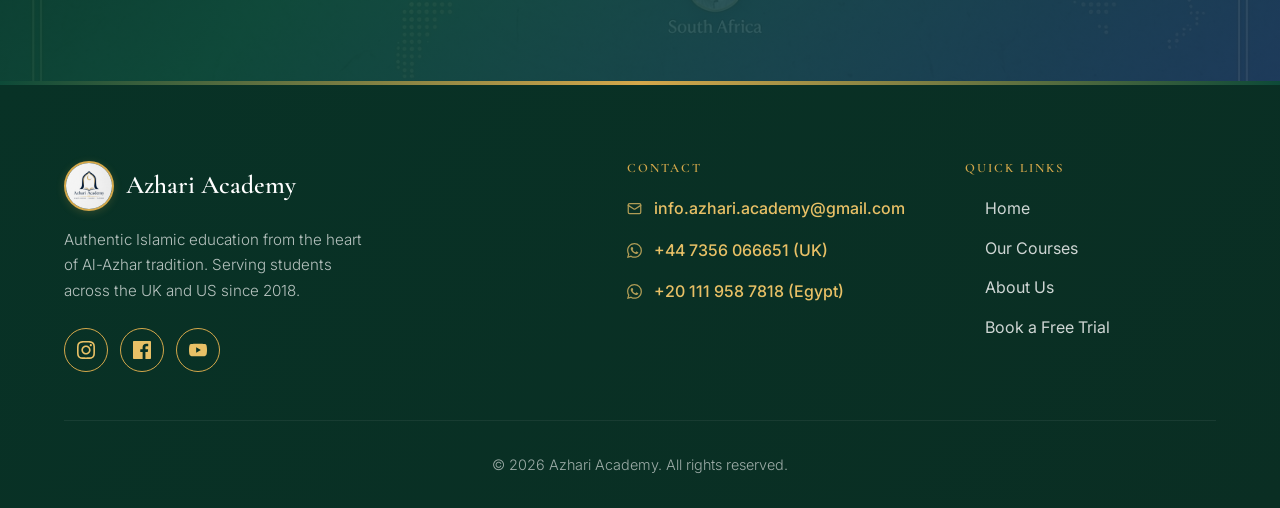
<file: about.html>
<!DOCTYPE html>
<html lang="en">

<head>
    <meta charset="UTF-8">
    <meta name="viewport" content="width=device-width, initial-scale=1.0">
    <title>About Us — Azhari Academy</title>
    <meta name="description"
        content="Learn about Azhari Academy — our story, our teachers, and our mission to bring authentic Quran and Arabic education to students worldwide.">

    <meta property="og:title" content="About Us — Azhari Academy">
    <meta property="og:description"
        content="Authentic Islamic education inspired by Al-Azhar, serving students from all backgrounds since 2018.">
    <meta property="og:type" content="website">

    <link rel="stylesheet" href="css/style.css">
    <link rel="preconnect" href="https://fonts.googleapis.com">
    <link rel="preconnect" href="https://fonts.gstatic.com" crossorigin>
    <link
        href="https://fonts.googleapis.com/css2?family=Cormorant+Garamond:ital,wght@0,400;0,500;0,600;0,700;1,400&family=Inter:wght@300;400;500;600&family=Amiri:ital,wght@0,400;0,700;1,400&display=swap"
        rel="stylesheet">
</head>

<body>

    <!-- Navigation -->
    <nav class="navbar">
        <div class="container">
            <a href="index.html" class="logo">
                <img src="images/logo.jpeg" alt="Azhari Academy Logo" class="logo-img">
                <span class="logo-text">Azhari Academy</span>
            </a>
            <ul class="nav-links">
                <li><a href="index.html">Home</a></li>
                <li><a href="courses.html">Courses</a></li>
                <li><a href="about.html" class="active">About</a></li>
                <li><a href="book.html" class="btn-nav">Book a Trial</a></li>
            </ul>
            <button class="mobile-menu-btn" aria-label="Menu">☰</button>
        </div>
    </nav>

    <!-- Page Header -->
    <section class="page-header">
        <div class="page-header-bg-image" style="background-image: url('images/new_image_3.jpeg');"></div>
        <div class="page-header-overlay"></div>
        <div class="container">
            <span class="page-subtitle breathing">Our Story</span>
            <h1 class="text-reveal">About Azhari Academy</h1>
            <p class="float-gentle">Authentic Islamic education, inspired by Al-Azhar, delivered to students worldwide.
            </p>
        </div>
    </section>

    <!-- Mission Statement -->
    <section class="about-mission">
        <div class="container">
            <p class="about-mission-text">
                At Azhari Academy, we believe that learning the Quran should be clear, structured, and accessible for
                everyone — regardless of age or background.
            </p>
        </div>
    </section>

    <!-- Our Story -->
    <section class="about-story">
        <div class="container">
            <div class="about-story-grid">
                <div class="about-story-text reveal-on-scroll">
                    <span class="section-subtitle">Our Foundation</span>
                    <h2>How We Started</h2>
                    <p>Our academy was established to provide authentic and high-quality Quran and Arabic education to
                        students around the world through qualified and experienced teachers.</p>
                    <p>We bring together a team of specialised teachers in Quran recitation, Tajweed, and Arabic
                        language. Our approach is inspired by the methodology of Al-Azhar — combining strong traditional
                        foundations with simple and effective modern teaching methods.</p>
                    <div class="about-est-badge">
                        <svg width="18" height="18" viewBox="0 0 24 24" fill="currentColor">
                            <path d="M21 12.79A9 9 0 1 1 11.21 3 7 7 0 0 0 21 12.79z" />
                        </svg>
                        Est. 2018 &nbsp;•&nbsp; Trusted by Students Worldwide
                    </div>
                </div>
                <div class="about-story-image reveal-on-scroll">
                    <img src="images/about_0.jpeg" alt="Student learning Quran online with teacher" loading="lazy">
                </div>
            </div>
        </div>
    </section>

    <!-- Our Teachers -->
    <section class="about-teachers">
        <div class="container">
            <div class="about-teachers-grid stagger-children">
                <div class="about-teacher-card">
                    <div class="about-teacher-icon">
                        <svg width="36" height="36" viewBox="0 0 24 24" fill="none" stroke="currentColor"
                            stroke-width="1.4" stroke-linecap="round" stroke-linejoin="round">
                            <path d="M2 3h6a4 4 0 0 1 4 4v14a3 3 0 0 0-3-3H2z" />
                            <path d="M22 3h-6a4 4 0 0 0-4 4v14a3 3 0 0 1 3-3h7z" />
                        </svg>
                    </div>
                    <h3>Quran & Tajweed Specialists</h3>
                    <p>Our teachers are specialists in Quran recitation and Tajweed, trained in the authentic Al-Azhar
                        tradition. Every teacher brings clarity, patience, and deep knowledge to every lesson.</p>
                </div>
                <div class="about-teacher-card">
                    <div class="about-teacher-icon">
                        <svg width="36" height="36" viewBox="0 0 24 24" fill="currentColor" stroke="currentColor"
                            stroke-width="0.4" stroke-linejoin="round">
                            <polygon
                                points="12 2 15.09 8.26 22 9.27 17 14.14 18.18 21.02 12 17.77 5.82 21.02 7 14.14 2 9.27 8.91 8.26 12 2" />
                        </svg>
                    </div>
                    <h3>Advanced Qira'at Teachers</h3>
                    <p>Among our team are teachers who have studied the Ten Qira'at and hold authentic Ijazah chains of
                        transmission — some of the most qualified Quran teachers available online.</p>
                </div>
                <div class="about-teacher-card">
                    <div class="about-teacher-icon">
                        <svg width="36" height="36" viewBox="0 0 24 24" fill="none" stroke="currentColor"
                            stroke-width="1.4" stroke-linecap="round" stroke-linejoin="round">
                            <path d="M12 20h9" />
                            <path d="M16.5 3.5a2.121 2.121 0 0 1 3 3L7 19l-4 1 1-4L16.5 3.5z" />
                        </svg>
                    </div>
                    <h3>Arabic Language Experts</h3>
                    <p>Our Arabic specialists cover all levels — from the Arabic alphabet and Quranic Arabic to
                        conversational fluency and advanced grammar — using structured, engaging methods.</p>
                </div>
            </div>
        </div>
    </section>

    <!-- Stats Bar -->
    <section class="about-stats-bar">
        <div class="container">
            <div class="about-stats-grid">
                <div class="about-stat-item">
                    <span class="stat-number">1000+</span>
                    <span class="about-stat-label">Students Taught</span>
                </div>
                <div class="about-stat-divider"></div>
                <div class="about-stat-item">
                    <span class="stat-number about-stat-year">2018</span>
                    <span class="about-stat-label">Year Established</span>
                </div>
                <div class="about-stat-divider"></div>
                <div class="about-stat-item">
                    <span class="about-stat-text">4 – 80s</span>
                    <span class="about-stat-label">Ages We Teach</span>
                </div>
                <div class="about-stat-divider"></div>
                <div class="about-stat-item">
                    <span class="stat-number">50+</span>
                    <span class="about-stat-label">Qualified Teachers</span>
                </div>
            </div>
        </div>
    </section>

    <!-- Student Journey -->
    <section class="about-journey">
        <div class="container">
            <div class="about-journey-grid">
                <div class="about-journey-image reveal-on-scroll">
                    <img src="images/new_image_2.jpeg" alt="Students of all ages learning with their teachers"
                        loading="lazy">
                </div>
                <div class="about-journey-text reveal-on-scroll">
                    <span class="section-subtitle">Our Students</span>
                    <h2>A Journey for Every Age</h2>
                    <p>We have worked with students from all age groups — from young children as early as 4 years old to
                        learners in their 70s and 80s — supporting each student with care, consistency, and personal
                        attention.</p>
                    <p>Over the years, we have helped more than 1,000 students from different countries start, improve,
                        and excel in their Quran and Arabic journey. By the grace of Allah, many of our students have
                        gone on to become teachers, imams, and active contributors in their communities.</p>
                    <p class="about-journey-closing"><strong>At Azhari Academy, we do not only teach — we guide,
                            support, and help build a lasting connection between the student and the Quran.</strong></p>
                </div>
            </div>
        </div>
    </section>

    <!-- Hadith Quote -->
    <section class="about-hadith">
        <div class="container">
            <div class="hadith-inner">
                <div class="hadith-ornament">
                    <svg width="40" height="40" viewBox="0 0 24 24" fill="none" stroke="currentColor" stroke-width="1"
                        stroke-linecap="round" stroke-linejoin="round">
                        <path
                            d="M3 21c3 0 7-1 7-8V5c0-1.25-.756-2.017-2-2H4c-1.25 0-2 .75-2 1.972V11c0 1.25.75 2 2 2 1 0 1 0 1 1v1c0 1-1 2-2 2s-1 .008-1 1.031V20c0 1 0 1 1 1z" />
                        <path
                            d="M15 21c3 0 7-1 7-8V5c0-1.25-.757-2.017-2-2h-4c-1.25 0-2 .75-2 1.972V11c0 1.25.75 2 2 2h.75c0 2.25.25 4-2.75 4v3c0 1 0 1 1 1z" />
                    </svg>
                </div>
                <blockquote class="hadith-text">
                    "The best of you are those who learn the Quran and teach it."
                </blockquote>
                <cite class="hadith-cite">— Prophet Muhammad ﷺ</cite>
                <p class="hadith-source">Sahih al-Bukhari</p>
            </div>
        </div>
    </section>

    <!-- Final CTA -->
    <section class="cta-final" id="about-cta">
        <div class="cta-final-bg" style="background-image: url('images/about_0.jpeg');"></div>
        <div class="cta-final-overlay"></div>
        <div class="container">
            <div class="cta-final-content">
                <span class="cta-final-badge">✦ Begin Your Journey ✦</span>
                <h2>Ready to start your <em>Quran journey?</em></h2>
                <p>Book a free trial and experience the Azhari Academy difference — one lesson at a time.</p>
                <div class="cta-final-buttons">
                    <a href="book.html" class="btn btn-primary btn-large liquid-btn">
                        <span>Book Your Free Trial</span>
                        <svg width="18" height="18" viewBox="0 0 24 24" fill="none" stroke="currentColor"
                            stroke-width="2">
                            <path d="M5 12h14M12 5l7 7-7 7" />
                        </svg>
                    </a>
                    <a href="https://wa.me/447356066651" class="btn btn-whatsapp-gold btn-large" target="_blank">
                        <svg width="20" height="20" viewBox="0 0 16 16" fill="currentColor"><path d="M13.601 2.326A7.85 7.85 0 0 0 7.994 0C3.627 0 .068 3.558.064 7.926c0 1.399.366 2.76 1.057 3.965L0 16l4.204-1.102a7.9 7.9 0 0 0 3.79.965h.004c4.368 0 7.926-3.558 7.93-7.93A7.9 7.9 0 0 0 13.6 2.326zM7.994 14.521a6.6 6.6 0 0 1-3.356-.92l-.24-.144-2.494.654.666-2.433-.156-.251a6.56 6.56 0 0 1-1.007-3.505c0-3.626 2.957-6.584 6.591-6.584a6.56 6.56 0 0 1 4.66 1.931 6.56 6.56 0 0 1 1.928 4.66c-.004 3.639-2.961 6.592-6.592 6.592m3.615-4.934c-.197-.099-1.17-.578-1.353-.646-.182-.065-.315-.099-.445.099-.133.197-.513.646-.627.775-.114.133-.232.148-.43.05-.197-.1-.836-.308-1.592-.985-.59-.525-.985-1.175-1.103-1.372-.114-.198-.011-.304.088-.403.087-.088.197-.232.296-.346.1-.114.133-.198.198-.33.065-.134.034-.248-.015-.347-.05-.099-.445-1.076-.612-1.47-.16-.389-.323-.335-.445-.34-.114-.007-.247-.007-.38-.007a.73.73 0 0 0-.529.247c-.182.198-.691.677-.691 1.654s.71 1.916.81 2.049c.098.133 1.394 2.132 3.383 2.992.47.205.84.326 1.129.418.475.152.904.129 1.246.08.38-.058 1.171-.48 1.338-.943.164-.464.164-.86.114-.943-.049-.084-.182-.133-.38-.232"/>
                        </svg>
                        <span>Book on WhatsApp</span>
                    </a>
                </div>
            </div>
        </div>
    </section>

    <!-- Footer -->
    <footer class="footer">
        <div class="container">
            <div class="footer-content">
                <div class="footer-brand">
                    <a href="index.html" class="logo">
                        <img src="images/logo.jpeg" alt="Azhari Academy Logo" class="logo-img">
                        <span class="logo-text">Azhari Academy</span>
                    </a>
                    <p class="tagline">Authentic Islamic education from the heart of Al-Azhar tradition. Serving
                        students across the UK and US since 2018.</p>
                    <div class="footer-social">
                        <a href="https://www.instagram.com/azhari.academy" class="social-icon" target="_blank"
                            rel="noopener noreferrer" aria-label="Follow Azhari Academy on Instagram">
                            <svg viewBox="0 0 24 24" fill="currentColor">
                                <path
                                    d="M12 2.163c3.204 0 3.584.012 4.85.07 3.252.148 4.771 1.691 4.919 4.919.058 1.265.069 1.645.069 4.849 0 3.205-.012 3.584-.069 4.849-.149 3.225-1.664 4.771-4.919 4.919-1.266.058-1.644.07-4.85.07-3.204 0-3.584-.012-4.849-.07-3.26-.149-4.771-1.699-4.919-4.92-.058-1.265-.07-1.644-.07-4.849 0-3.204.013-3.583.07-4.849.149-3.227 1.664-4.771 4.919-4.919 1.266-.057 1.645-.069 4.849-.069zm0-2.163c-3.259 0-3.667.014-4.947.072-4.358.2-6.78 2.618-6.98 6.98-.059 1.281-.073 1.689-.073 4.948 0 3.259.014 3.668.072 4.948.2 4.358 2.618 6.78 6.98 6.98 1.281.058 1.689.072 4.948.072 3.259 0 3.668-.014 4.948-.072 4.354-.2 6.782-2.618 6.979-6.98.059-1.28.073-1.689.073-4.948 0-3.259-.014-3.667-.072-4.947-.196-4.354-2.617-6.78-6.979-6.98-1.281-.059-1.69-.073-4.949-.073zm0 5.838c-3.403 0-6.162 2.759-6.162 6.162s2.759 6.162 6.162 6.162 6.162-2.759 6.162-6.162-2.759-6.162-6.162-6.162zm0 10.162c-2.209 0-4-1.79-4-4 0-2.209 1.791-4 4-4s4 1.791 4 4c0 2.21-1.791 4-4 4zm6.406-11.845c-.796 0-1.441.645-1.441 1.44s.645 1.44 1.441 1.44c.795 0 1.439-.645 1.439-1.44s-.644-1.44-1.439-1.44z" />
                            </svg>
                        </a>
                        <a href="https://www.facebook.com/share/183Nq3Cr8b/" class="social-icon" target="_blank"
                            rel="noopener noreferrer" aria-label="Follow Azhari Academy on Facebook">
                            <svg viewBox="0 0 24 24" fill="currentColor">
                                <path
                                    d="M22.675 0h-21.35c-.732 0-1.325.593-1.325 1.325v21.351c0 .731.593 1.324 1.325 1.324h11.495v-9.294h-3.128v-3.622h3.128v-2.671c0-3.1 1.893-4.788 4.659-4.788 1.325 0 2.463.099 2.795.143v3.24l-1.918.001c-1.504 0-1.795.715-1.795 1.763v2.313h3.587l-.467 3.622h-3.12v9.293h6.116c.73 0 1.323-.593 1.323-1.325v-21.35c0-.732-.593-1.325-1.325-1.325z" />
                            </svg>
                        </a>
                        <a href="https://youtube.com/@azhariacademy0" class="social-icon" target="_blank"
                            rel="noopener noreferrer" aria-label="Subscribe to Azhari Academy on YouTube">
                            <svg viewBox="0 0 24 24" fill="currentColor">
                                <path
                                    d="M23.498 6.186a2.994 2.994 0 0 0-2.107-2.117C19.505 3.545 12 3.545 12 3.545s-7.505 0-9.391.524A2.994 2.994 0 0 0 .502 6.186 31.26 31.26 0 0 0 0 12a31.26 31.26 0 0 0 .502 5.814 2.994 2.994 0 0 0 2.107 2.117c1.886.524 9.391.524 9.391.524s7.505 0 9.391-.524a2.994 2.994 0 0 0 2.107-2.117A31.26 31.26 0 0 0 24 12a31.26 31.26 0 0 0-.502-5.814zM9.545 15.568V8.432L15.818 12l-6.273 3.568z" />
                            </svg>
                        </a>
                    </div>
                </div>
                <div class="footer-section">
                    <h4 class="footer-section-title">Contact</h4>
                    <div class="footer-contact">
                        <p>
                            <svg width="15" height="15" viewBox="0 0 24 24" fill="none" stroke="currentColor"
                                stroke-width="2" stroke-linecap="round" stroke-linejoin="round">
                                <rect x="2" y="4" width="20" height="16" rx="2" />
                                <path d="m22 7-8.97 5.7a1.94 1.94 0 0 1-2.06 0L2 7" />
                            </svg>
                            <a href="mailto:info.azhari.academy@gmail.com">info.azhari.academy@gmail.com</a>
                        </p>
                        <p>
                            <svg width="15" height="15" viewBox="0 0 16 16" fill="currentColor"><path d="M13.601 2.326A7.85 7.85 0 0 0 7.994 0C3.627 0 .068 3.558.064 7.926c0 1.399.366 2.76 1.057 3.965L0 16l4.204-1.102a7.9 7.9 0 0 0 3.79.965h.004c4.368 0 7.926-3.558 7.93-7.93A7.9 7.9 0 0 0 13.6 2.326zM7.994 14.521a6.6 6.6 0 0 1-3.356-.92l-.24-.144-2.494.654.666-2.433-.156-.251a6.56 6.56 0 0 1-1.007-3.505c0-3.626 2.957-6.584 6.591-6.584a6.56 6.56 0 0 1 4.66 1.931 6.56 6.56 0 0 1 1.928 4.66c-.004 3.639-2.961 6.592-6.592 6.592m3.615-4.934c-.197-.099-1.17-.578-1.353-.646-.182-.065-.315-.099-.445.099-.133.197-.513.646-.627.775-.114.133-.232.148-.43.05-.197-.1-.836-.308-1.592-.985-.59-.525-.985-1.175-1.103-1.372-.114-.198-.011-.304.088-.403.087-.088.197-.232.296-.346.1-.114.133-.198.198-.33.065-.134.034-.248-.015-.347-.05-.099-.445-1.076-.612-1.47-.16-.389-.323-.335-.445-.34-.114-.007-.247-.007-.38-.007a.73.73 0 0 0-.529.247c-.182.198-.691.677-.691 1.654s.71 1.916.81 2.049c.098.133 1.394 2.132 3.383 2.992.47.205.84.326 1.129.418.475.152.904.129 1.246.08.38-.058 1.171-.48 1.338-.943.164-.464.164-.86.114-.943-.049-.084-.182-.133-.38-.232"/>
                            </svg>
                            <a href="https://wa.me/447356066651" target="_blank">+44 7356 066651 (UK)</a>
                        </p>
                        <p>
                            <svg width="15" height="15" viewBox="0 0 16 16" fill="currentColor"><path d="M13.601 2.326A7.85 7.85 0 0 0 7.994 0C3.627 0 .068 3.558.064 7.926c0 1.399.366 2.76 1.057 3.965L0 16l4.204-1.102a7.9 7.9 0 0 0 3.79.965h.004c4.368 0 7.926-3.558 7.93-7.93A7.9 7.9 0 0 0 13.6 2.326zM7.994 14.521a6.6 6.6 0 0 1-3.356-.92l-.24-.144-2.494.654.666-2.433-.156-.251a6.56 6.56 0 0 1-1.007-3.505c0-3.626 2.957-6.584 6.591-6.584a6.56 6.56 0 0 1 4.66 1.931 6.56 6.56 0 0 1 1.928 4.66c-.004 3.639-2.961 6.592-6.592 6.592m3.615-4.934c-.197-.099-1.17-.578-1.353-.646-.182-.065-.315-.099-.445.099-.133.197-.513.646-.627.775-.114.133-.232.148-.43.05-.197-.1-.836-.308-1.592-.985-.59-.525-.985-1.175-1.103-1.372-.114-.198-.011-.304.088-.403.087-.088.197-.232.296-.346.1-.114.133-.198.198-.33.065-.134.034-.248-.015-.347-.05-.099-.445-1.076-.612-1.47-.16-.389-.323-.335-.445-.34-.114-.007-.247-.007-.38-.007a.73.73 0 0 0-.529.247c-.182.198-.691.677-.691 1.654s.71 1.916.81 2.049c.098.133 1.394 2.132 3.383 2.992.47.205.84.326 1.129.418.475.152.904.129 1.246.08.38-.058 1.171-.48 1.338-.943.164-.464.164-.86.114-.943-.049-.084-.182-.133-.38-.232"/>
                            </svg>
                            <a href="https://wa.me/201119587818" target="_blank">+20 111 958 7818 (Egypt)</a>
                        </p>
                    </div>
                </div>
                <div class="footer-section">
                    <h4 class="footer-section-title">Quick Links</h4>
                    <div class="footer-links">
                        <a href="index.html">Home</a>
                        <a href="courses.html">Our Courses</a>
                        <a href="about.html">About Us</a>
                        <a href="book.html">Book a Free Trial</a>
                    </div>
                </div>
            </div>
            <div class="footer-bottom">
                <p>&copy; 2026 Azhari Academy. All rights reserved.</p>
            </div>
        </div>
    </footer>

    <!-- Floating WhatsApp Button -->
    <a href="https://wa.me/447356066651" class="whatsapp-float" target="_blank" aria-label="Message us on WhatsApp">
        <svg viewBox="0 0 16 16" fill="currentColor"><path d="M13.601 2.326A7.85 7.85 0 0 0 7.994 0C3.627 0 .068 3.558.064 7.926c0 1.399.366 2.76 1.057 3.965L0 16l4.204-1.102a7.9 7.9 0 0 0 3.79.965h.004c4.368 0 7.926-3.558 7.93-7.93A7.9 7.9 0 0 0 13.6 2.326zM7.994 14.521a6.6 6.6 0 0 1-3.356-.92l-.24-.144-2.494.654.666-2.433-.156-.251a6.56 6.56 0 0 1-1.007-3.505c0-3.626 2.957-6.584 6.591-6.584a6.56 6.56 0 0 1 4.66 1.931 6.56 6.56 0 0 1 1.928 4.66c-.004 3.639-2.961 6.592-6.592 6.592m3.615-4.934c-.197-.099-1.17-.578-1.353-.646-.182-.065-.315-.099-.445.099-.133.197-.513.646-.627.775-.114.133-.232.148-.43.05-.197-.1-.836-.308-1.592-.985-.59-.525-.985-1.175-1.103-1.372-.114-.198-.011-.304.088-.403.087-.088.197-.232.296-.346.1-.114.133-.198.198-.33.065-.134.034-.248-.015-.347-.05-.099-.445-1.076-.612-1.47-.16-.389-.323-.335-.445-.34-.114-.007-.247-.007-.38-.007a.73.73 0 0 0-.529.247c-.182.198-.691.677-.691 1.654s.71 1.916.81 2.049c.098.133 1.394 2.132 3.383 2.992.47.205.84.326 1.129.418.475.152.904.129 1.246.08.38-.058 1.171-.48 1.338-.943.164-.464.164-.86.114-.943-.049-.084-.182-.133-.38-.232"/>
        </svg>
    </a>

    <script src="js/main.js"></script>
</body>

</html>
</file>
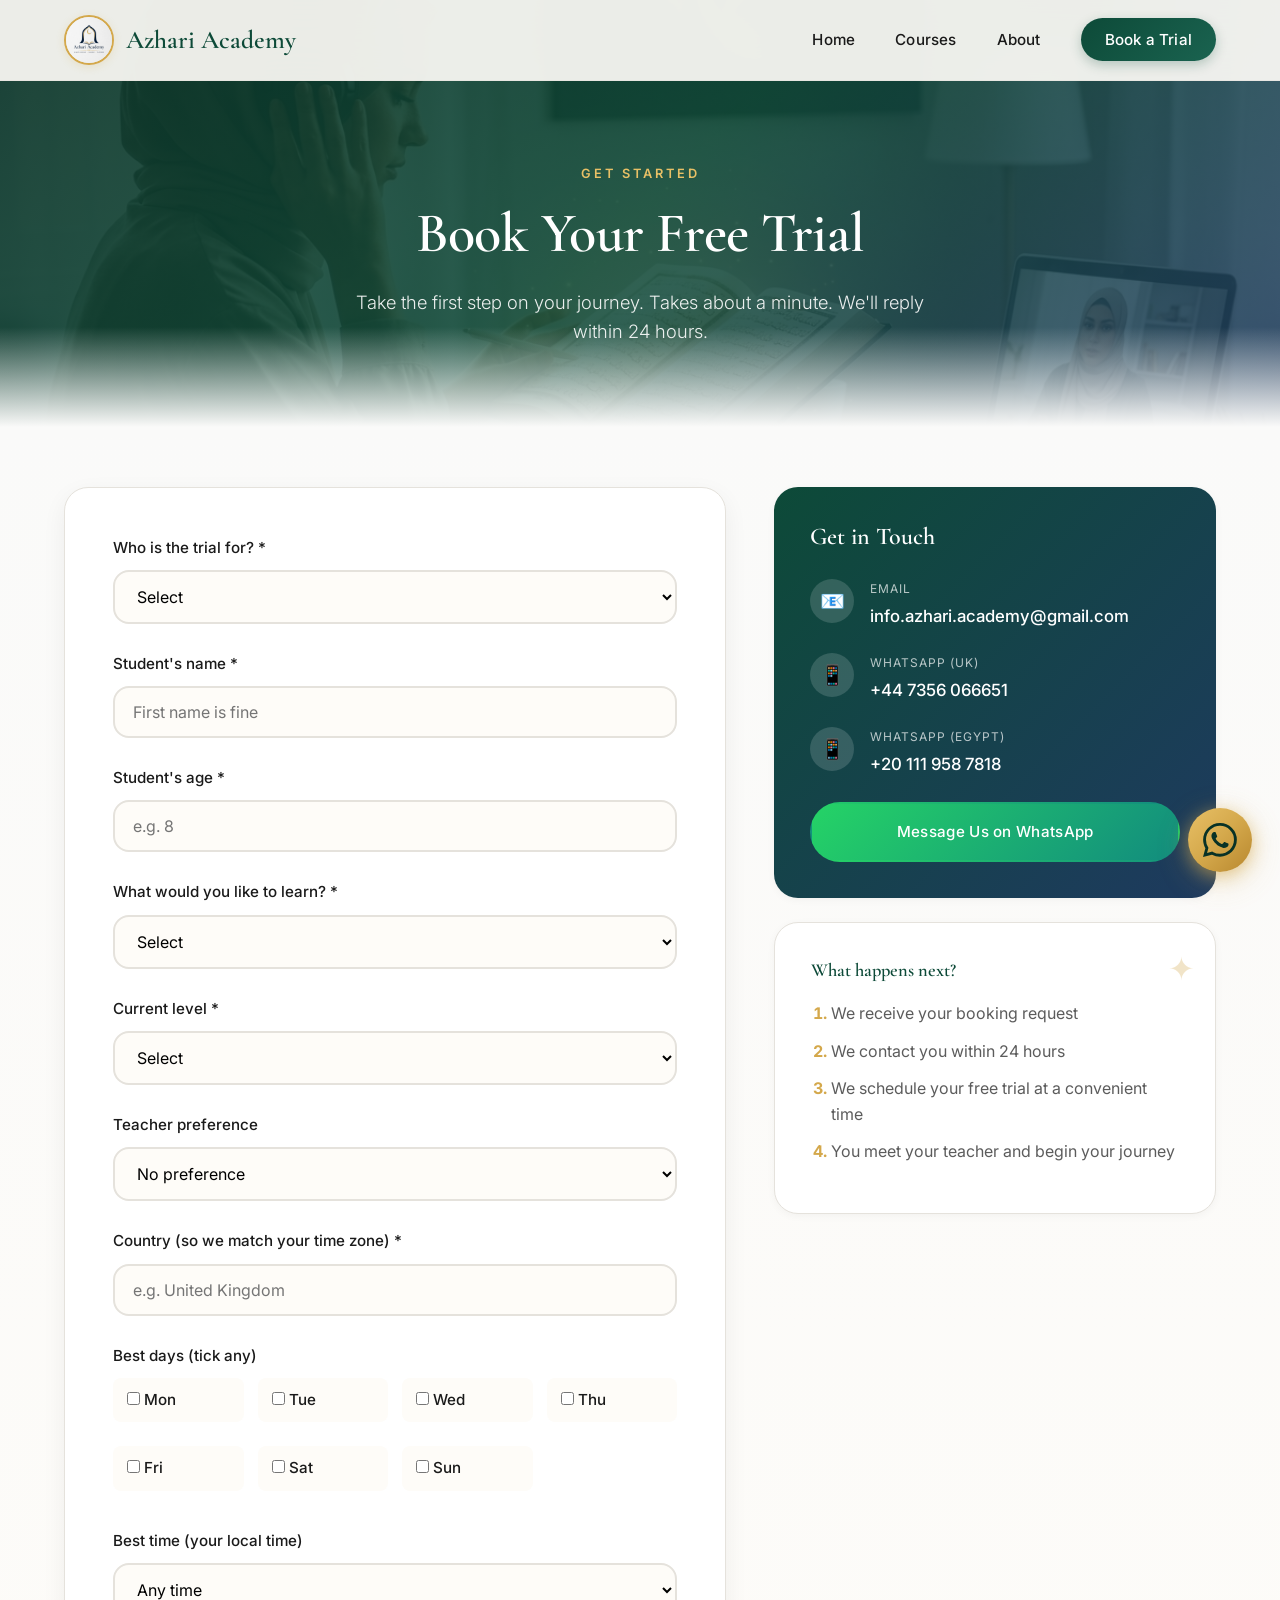
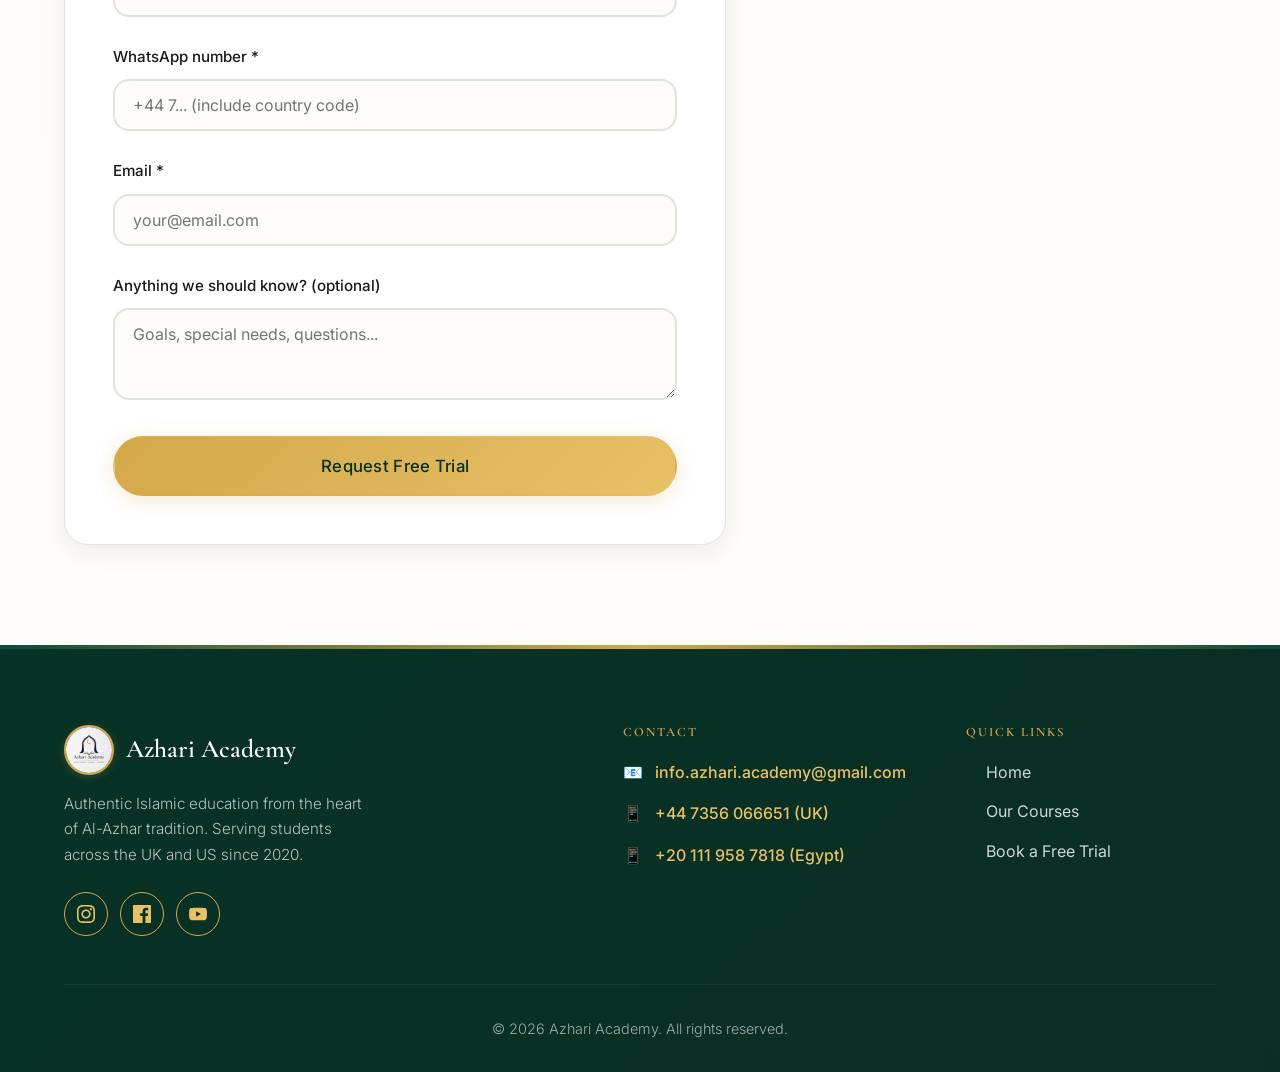
<file: book.html>
<!DOCTYPE html>
<html lang="en">
<head>
    <meta charset="UTF-8">
    <meta name="viewport" content="width=device-width, initial-scale=1.0">
    <title>Book a Free Trial — Azhari Academy</title>
    <meta name="description" content="Book your free trial session at Azhari Academy. Learn Quran and Arabic online with qualified Egyptian teachers.">
    
    <meta property="og:title" content="Book a Free Trial — Azhari Academy">
    <meta property="og:description" content="Start your learning journey with a free trial session.">
    <meta property="og:type" content="website">
    
    <link rel="stylesheet" href="css/style.css">
    <link rel="preconnect" href="https://fonts.googleapis.com">
    <link rel="preconnect" href="https://fonts.gstatic.com" crossorigin>
    <link href="https://fonts.googleapis.com/css2?family=Cormorant+Garamond:ital,wght@0,400;0,500;0,600;0,700;1,400&family=Inter:wght@300;400;500;600&family=Amiri:ital,wght@0,400;0,700;1,400&display=swap" rel="stylesheet">
</head>
<body>
    <!-- Navigation -->
    <nav class="navbar">
        <div class="container">
            <a href="index.html" class="logo">
                <img src="images/logo.jpeg" alt="Azhari Academy Logo" class="logo-img">
                <span class="logo-text">Azhari Academy</span>
            </a>
            <ul class="nav-links">
                <li><a href="index.html">Home</a></li>
                <li><a href="courses.html">Courses</a></li>
                <li><a href="about.html">About</a></li>
                <li><a href="book.html" class="btn-nav active">Book a Trial</a></li>
            </ul>
            <button class="mobile-menu-btn" aria-label="Menu">☰</button>
        </div>
    </nav>

    <!-- Page Header -->
    <section class="page-header">
        <div class="page-header-bg-image" style="background-image: url('images/new_image_4.jpeg');"></div>
        <div class="page-header-overlay"></div>
        <div class="container">
            <span class="page-subtitle">Get Started</span>
            <h1>Book Your Free Trial</h1>
            <p>Take the first step on your journey. Takes about a minute. We'll reply within 24 hours.</p>
        </div>
    </section>

    <!-- Booking Form -->
    <section class="booking-section">
        <div class="container">
            <div class="booking-grid">
                <div class="booking-form-container">
                    <form class="booking-form" id="trial-form" action="https://formsubmit.co/info.azhari.academy@gmail.com" method="POST">
                        <input type="hidden" name="_subject" value="New Trial Booking — Azhari Academy">
                        <input type="hidden" name="_template" value="table">
                        <input type="hidden" name="_captcha" value="false">
                        <input type="hidden" name="_cc" value="abdosaid243@gmail.com">
                        <input type="text" name="_honey" style="display:none" tabindex="-1" autocomplete="off">

                        <div class="form-group">
                            <label for="for-whom">Who is the trial for? *</label>
                            <select id="for-whom" name="Trial For" required>
                                <option value="">Select</option>
                                <option value="Myself">Myself</option>
                                <option value="My child">My child</option>
                                <option value="Another family member">Another family member</option>
                            </select>
                        </div>

                        <div class="form-group">
                            <label for="student-name">Student's name *</label>
                            <input type="text" id="student-name" name="Student Name" required placeholder="First name is fine">
                        </div>

                        <div class="form-group">
                            <label for="age">Student's age *</label>
                            <input type="number" id="age" name="Age" required min="3" max="99" placeholder="e.g. 8">
                        </div>

                        <div class="form-group">
                            <label for="goal">What would you like to learn? *</label>
                            <select id="goal" name="Wants To Learn" required>
                                <option value="">Select</option>
                                <option value="Quran reading with Tajweed">Quran reading with Tajweed</option>
                                <option value="Quran memorisation">Quran memorisation</option>
                                <option value="Arabic language">Arabic language</option>
                                <option value="Islamic studies">Islamic studies</option>
                                <option value="Not sure yet">Not sure yet — advise me</option>
                            </select>
                        </div>

                        <div class="form-group">
                            <label for="level">Current level *</label>
                            <select id="level" name="Level" required>
                                <option value="">Select</option>
                                <option value="Complete beginner">Complete beginner</option>
                                <option value="Can read slowly">Can read slowly, needs help</option>
                                <option value="Reads fluently">Reads fluently</option>
                            </select>
                        </div>

                        <div class="form-group">
                            <label for="teacher-pref">Teacher preference</label>
                            <select id="teacher-pref" name="Teacher Preference">
                                <option value="No preference">No preference</option>
                                <option value="Female teacher">Female teacher</option>
                                <option value="Male teacher">Male teacher</option>
                            </select>
                        </div>

                        <div class="form-group">
                            <label for="country">Country (so we match your time zone) *</label>
                            <input type="text" id="country" name="Country" required placeholder="e.g. United Kingdom">
                        </div>

                        <div class="form-group">
                            <label>Best days (tick any)</label>
                            <div class="checkbox-group">
                                <label class="checkbox-label"><input type="checkbox" name="Preferred Days" value="Monday"> Mon</label>
                                <label class="checkbox-label"><input type="checkbox" name="Preferred Days" value="Tuesday"> Tue</label>
                                <label class="checkbox-label"><input type="checkbox" name="Preferred Days" value="Wednesday"> Wed</label>
                                <label class="checkbox-label"><input type="checkbox" name="Preferred Days" value="Thursday"> Thu</label>
                                <label class="checkbox-label"><input type="checkbox" name="Preferred Days" value="Friday"> Fri</label>
                                <label class="checkbox-label"><input type="checkbox" name="Preferred Days" value="Saturday"> Sat</label>
                                <label class="checkbox-label"><input type="checkbox" name="Preferred Days" value="Sunday"> Sun</label>
                            </div>
                        </div>

                        <div class="form-group">
                            <label for="time">Best time (your local time)</label>
                            <select id="time" name="Preferred Time">
                                <option value="Any time">Any time</option>
                                <option value="Morning (before 12pm)">Morning (before 12pm)</option>
                                <option value="Afternoon (12pm-5pm)">Afternoon (12pm — 5pm)</option>
                                <option value="Evening (after 5pm)">Evening (after 5pm)</option>
                            </select>
                        </div>

                        <div class="form-group">
                            <label for="phone">WhatsApp number *</label>
                            <input type="tel" id="phone" name="WhatsApp" required placeholder="+44 7... (include country code)">
                        </div>

                        <div class="form-group">
                            <label for="email">Email *</label>
                            <input type="email" id="email" name="Email" required placeholder="your@email.com">
                        </div>

                        <div class="form-group">
                            <label for="notes">Anything we should know? (optional)</label>
                            <textarea id="notes" name="Notes" rows="3" placeholder="Goals, special needs, questions..."></textarea>
                        </div>

                        <button type="submit" class="btn btn-primary btn-submit">Request Free Trial</button>
                        <p id="form-msg" role="status" style="margin-top:14px;display:none"></p>
                    </form>
                    <div id="form-success" style="display:none;text-align:center;padding:32px 12px">
                        <h3>JazakAllahu khayran — request received ✓</h3>
                        <p>We will contact you on WhatsApp within 24 hours to arrange your free trial with the most suitable teacher.</p>
                        <a href="https://wa.me/447356066651" class="btn btn-whatsapp" target="_blank" rel="noopener">Message us on WhatsApp now</a>
                    </div>
                </div>

                <div class="contact-sidebar">
                    <div class="contact-card">
                        <h3>Get in Touch</h3>
                        
                        <div class="contact-method">
                            <div class="contact-icon">📧</div>
                            <div>
                                <p class="contact-label">Email</p>
                                <a href="mailto:info.azhari.academy@gmail.com">info.azhari.academy@gmail.com</a>
                            </div>
                        </div>

                        <div class="contact-method">
                            <div class="contact-icon">📱</div>
                            <div>
                                <p class="contact-label">WhatsApp (UK)</p>
                                <a href="https://wa.me/447356066651" target="_blank">+44 7356 066651</a>
                            </div>
                        </div>

                        <div class="contact-method">
                            <div class="contact-icon">📱</div>
                            <div>
                                <p class="contact-label">WhatsApp (Egypt)</p>
                                <a href="https://wa.me/201119587818" target="_blank">+20 111 958 7818</a>
                            </div>
                        </div>

                        <a href="https://wa.me/447356066651" class="btn btn-whatsapp" target="_blank">Message Us on WhatsApp</a>
                    </div>

                    <div class="info-card">
                        <h4>What happens next?</h4>
                        <ol>
                            <li>We receive your booking request</li>
                            <li>We contact you within 24 hours</li>
                            <li>We schedule your free trial at a convenient time</li>
                            <li>You meet your teacher and begin your journey</li>
                        </ol>
                    </div>
                </div>
            </div>
        </div>
    </section>

    <!-- Footer -->
    <footer class="footer">
        <div class="container">
            <div class="footer-content">
                <div class="footer-brand">
                    <a href="index.html" class="logo">
                        <img src="images/logo.jpeg" alt="Azhari Academy Logo" class="logo-img">
                        <span class="logo-text">Azhari Academy</span>
                    </a>
                    <p class="tagline">Authentic Islamic education from the heart of Al-Azhar tradition. Serving students across the UK and US since 2020.</p>
                    <div class="footer-social">
                        <a href="https://www.instagram.com/azhari.academy" class="social-icon" target="_blank"
                            rel="noopener noreferrer" aria-label="Follow Azhari Academy on Instagram">
                            <svg viewBox="0 0 24 24" fill="currentColor">
                                <path
                                    d="M12 2.163c3.204 0 3.584.012 4.85.07 3.252.148 4.771 1.691 4.919 4.919.058 1.265.069 1.645.069 4.849 0 3.205-.012 3.584-.069 4.849-.149 3.225-1.664 4.771-4.919 4.919-1.266.058-1.644.07-4.85.07-3.204 0-3.584-.012-4.849-.07-3.26-.149-4.771-1.699-4.919-4.92-.058-1.265-.07-1.644-.07-4.849 0-3.204.013-3.583.07-4.849.149-3.227 1.664-4.771 4.919-4.919 1.266-.057 1.645-.069 4.849-.069zm0-2.163c-3.259 0-3.667.014-4.947.072-4.358.2-6.78 2.618-6.98 6.98-.059 1.281-.073 1.689-.073 4.948 0 3.259.014 3.668.072 4.948.2 4.358 2.618 6.78 6.98 6.98 1.281.058 1.689.072 4.948.072 3.259 0 3.668-.014 4.948-.072 4.354-.2 6.782-2.618 6.979-6.98.059-1.28.073-1.689.073-4.948 0-3.259-.014-3.667-.072-4.947-.196-4.354-2.617-6.78-6.979-6.98-1.281-.059-1.69-.073-4.949-.073zm0 5.838c-3.403 0-6.162 2.759-6.162 6.162s2.759 6.162 6.162 6.162 6.162-2.759 6.162-6.162-2.759-6.162-6.162-6.162zm0 10.162c-2.209 0-4-1.79-4-4 0-2.209 1.791-4 4-4s4 1.791 4 4c0 2.21-1.791 4-4 4zm6.406-11.845c-.796 0-1.441.645-1.441 1.44s.645 1.44 1.441 1.44c.795 0 1.439-.645 1.439-1.44s-.644-1.44-1.439-1.44z" />
                            </svg>
                        </a>
                        <a href="https://www.facebook.com/share/183Nq3Cr8b/" class="social-icon" target="_blank"
                            rel="noopener noreferrer" aria-label="Follow Azhari Academy on Facebook">
                            <svg viewBox="0 0 24 24" fill="currentColor">
                                <path
                                    d="M22.675 0h-21.35c-.732 0-1.325.593-1.325 1.325v21.351c0 .731.593 1.324 1.325 1.324h11.495v-9.294h-3.128v-3.622h3.128v-2.671c0-3.1 1.893-4.788 4.659-4.788 1.325 0 2.463.099 2.795.143v3.24l-1.918.001c-1.504 0-1.795.715-1.795 1.763v2.313h3.587l-.467 3.622h-3.12v9.293h6.116c.73 0 1.323-.593 1.323-1.325v-21.35c0-.732-.593-1.325-1.325-1.325z" />
                            </svg>
                        </a>
                        <a href="https://youtube.com/@azhariacademy0" class="social-icon" target="_blank"
                            rel="noopener noreferrer" aria-label="Subscribe to Azhari Academy on YouTube">
                            <svg viewBox="0 0 24 24" fill="currentColor">
                                <path
                                    d="M23.498 6.186a2.994 2.994 0 0 0-2.107-2.117C19.505 3.545 12 3.545 12 3.545s-7.505 0-9.391.524A2.994 2.994 0 0 0 .502 6.186 31.26 31.26 0 0 0 0 12a31.26 31.26 0 0 0 .502 5.814 2.994 2.994 0 0 0 2.107 2.117c1.886.524 9.391.524 9.391.524s7.505 0 9.391-.524a2.994 2.994 0 0 0 2.107-2.117A31.26 31.26 0 0 0 24 12a31.26 31.26 0 0 0-.502-5.814zM9.545 15.568V8.432L15.818 12l-6.273 3.568z" />
                            </svg>
                        </a>
                    </div>
                </div>
                <div class="footer-section">
                    <h4 class="footer-section-title">Contact</h4>
                    <div class="footer-contact">
                        <p>📧 <a href="mailto:info.azhari.academy@gmail.com">info.azhari.academy@gmail.com</a></p>
                        <p>📱 <a href="https://wa.me/447356066651" target="_blank">+44 7356 066651 (UK)</a></p>
                        <p>📱 <a href="https://wa.me/201119587818" target="_blank">+20 111 958 7818 (Egypt)</a></p>
                    </div>
                </div>
                <div class="footer-section">
                    <h4 class="footer-section-title">Quick Links</h4>
                    <div class="footer-links">
                        <a href="index.html">Home</a>
                        <a href="courses.html">Our Courses</a>
                        <a href="book.html">Book a Free Trial</a>
                    </div>
                </div>
            </div>
            <div class="footer-bottom">
                <p>&copy; 2026 Azhari Academy. All rights reserved.</p>
            </div>
        </div>
    </footer>

    <a href="https://wa.me/447356066651" class="whatsapp-float" target="_blank" aria-label="Message us on WhatsApp">
        <svg viewBox="0 0 16 16" fill="currentColor"><path d="M13.601 2.326A7.85 7.85 0 0 0 7.994 0C3.627 0 .068 3.558.064 7.926c0 1.399.366 2.76 1.057 3.965L0 16l4.204-1.102a7.9 7.9 0 0 0 3.79.965h.004c4.368 0 7.926-3.558 7.93-7.93A7.9 7.9 0 0 0 13.6 2.326zM7.994 14.521a6.6 6.6 0 0 1-3.356-.92l-.24-.144-2.494.654.666-2.433-.156-.251a6.56 6.56 0 0 1-1.007-3.505c0-3.626 2.957-6.584 6.591-6.584a6.56 6.56 0 0 1 4.66 1.931 6.56 6.56 0 0 1 1.928 4.66c-.004 3.639-2.961 6.592-6.592 6.592m3.615-4.934c-.197-.099-1.17-.578-1.353-.646-.182-.065-.315-.099-.445.099-.133.197-.513.646-.627.775-.114.133-.232.148-.43.05-.197-.1-.836-.308-1.592-.985-.59-.525-.985-1.175-1.103-1.372-.114-.198-.011-.304.088-.403.087-.088.197-.232.296-.346.1-.114.133-.198.198-.33.065-.134.034-.248-.015-.347-.05-.099-.445-1.076-.612-1.47-.16-.389-.323-.335-.445-.34-.114-.007-.247-.007-.38-.007a.73.73 0 0 0-.529.247c-.182.198-.691.677-.691 1.654s.71 1.916.81 2.049c.098.133 1.394 2.132 3.383 2.992.47.205.84.326 1.129.418.475.152.904.129 1.246.08.38-.058 1.171-.48 1.338-.943.164-.464.164-.86.114-.943-.049-.084-.182-.133-.38-.232"/></svg>
    </a>

    <script src="js/main.js"></script>
    <script>
    (function(){
      var f=document.getElementById('trial-form'); if(!f||!window.fetch) return;
      f.addEventListener('submit',function(e){
        e.preventDefault();
        var btn=f.querySelector('.btn-submit'), msg=document.getElementById('form-msg');
        btn.disabled=true; var old=btn.textContent; btn.textContent='Sending…'; msg.style.display='none';
        var fd=new FormData(f); var days=[]; f.querySelectorAll('input[name="Preferred Days"]:checked').forEach(function(c){days.push(c.value)});
        fd.delete('Preferred Days'); fd.append('Preferred Days', days.join(', ')||'Not specified');
        fetch('https://formsubmit.co/ajax/info.azhari.academy@gmail.com',{method:'POST',headers:{'Accept':'application/json'},body:fd})
          .then(function(r){return r.json()}).then(function(d){
            if(d && (d.success==='true'||d.success===true)){ f.style.display='none'; document.getElementById('form-success').style.display='block'; window.scrollTo({top:0,behavior:'smooth'}); }
            else throw new Error('x');
          }).catch(function(){
            btn.disabled=false; btn.textContent=old; msg.style.display='block';
            msg.innerHTML='Sorry, something went wrong. Please message us directly on <a href="https://wa.me/447356066651" target="_blank" rel="noopener">WhatsApp</a>.';
          });
      });
    })();
    </script>

</body>
</html>
</file>
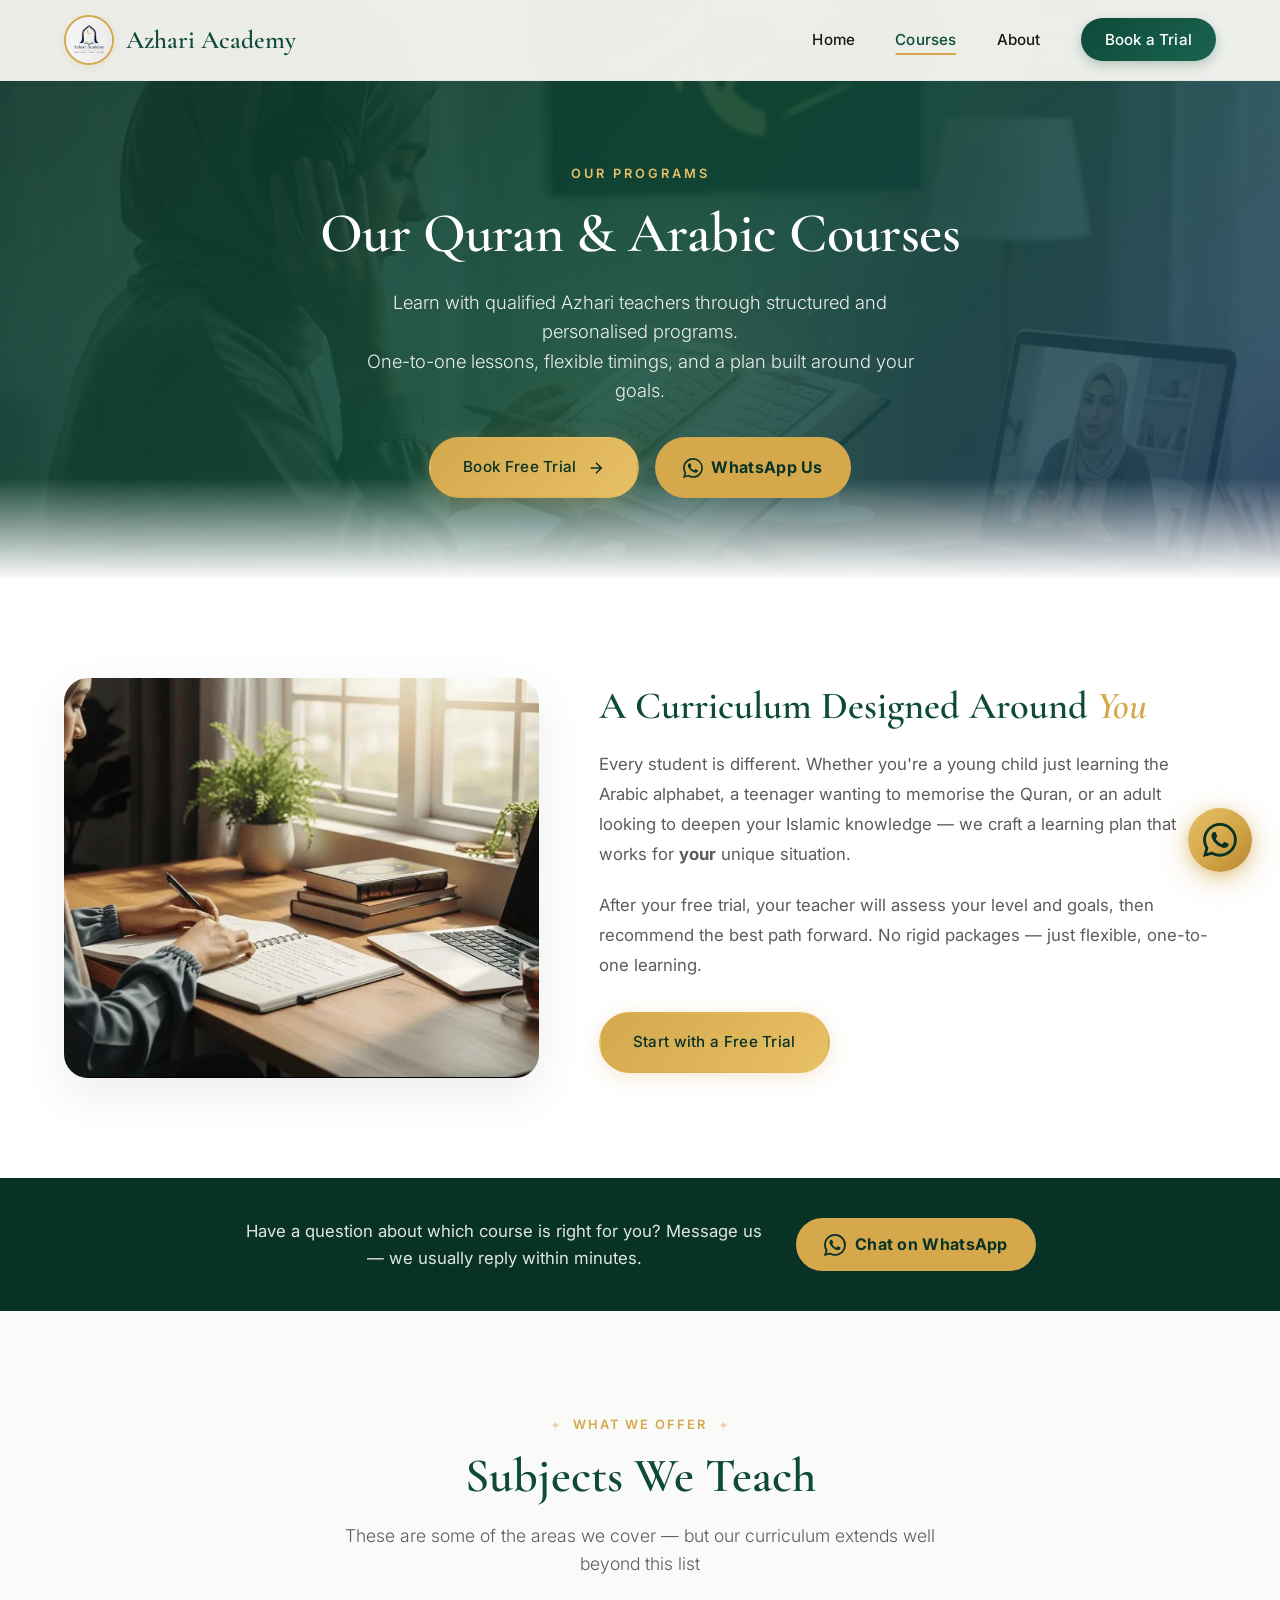
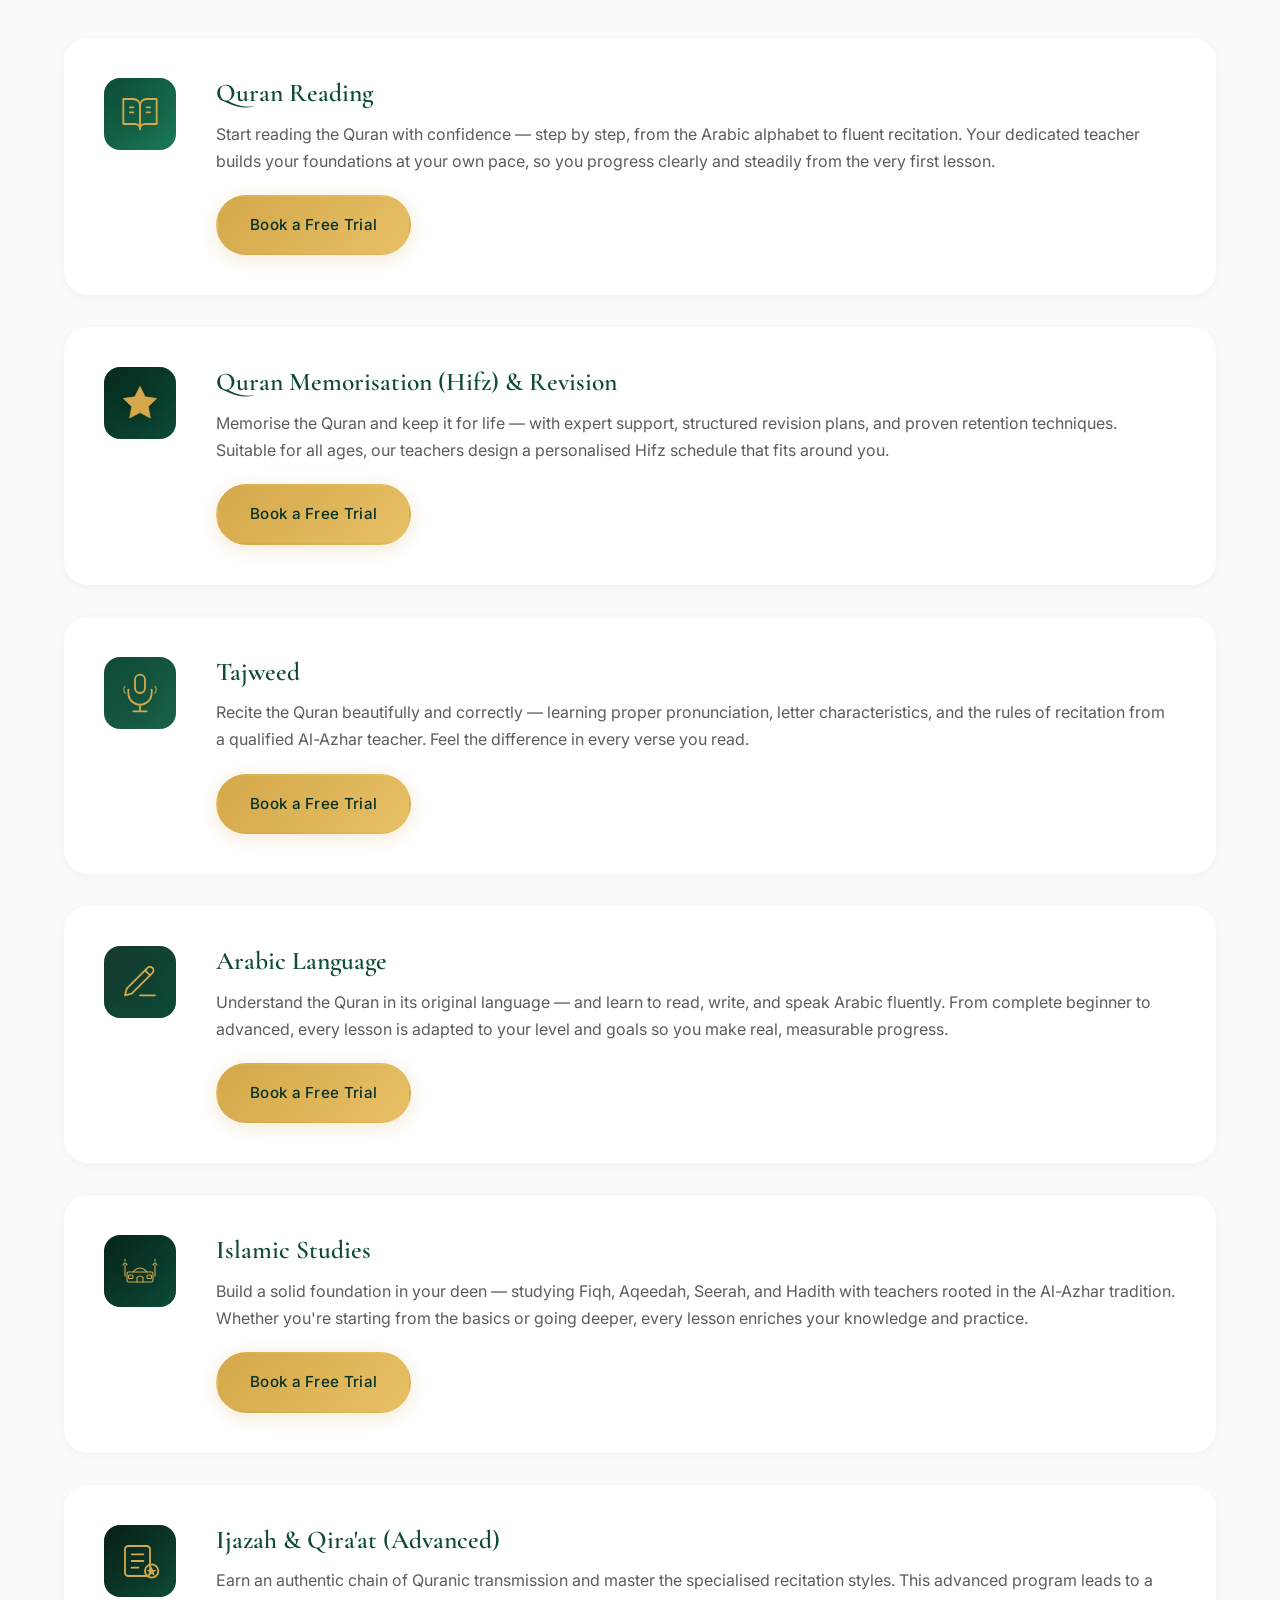
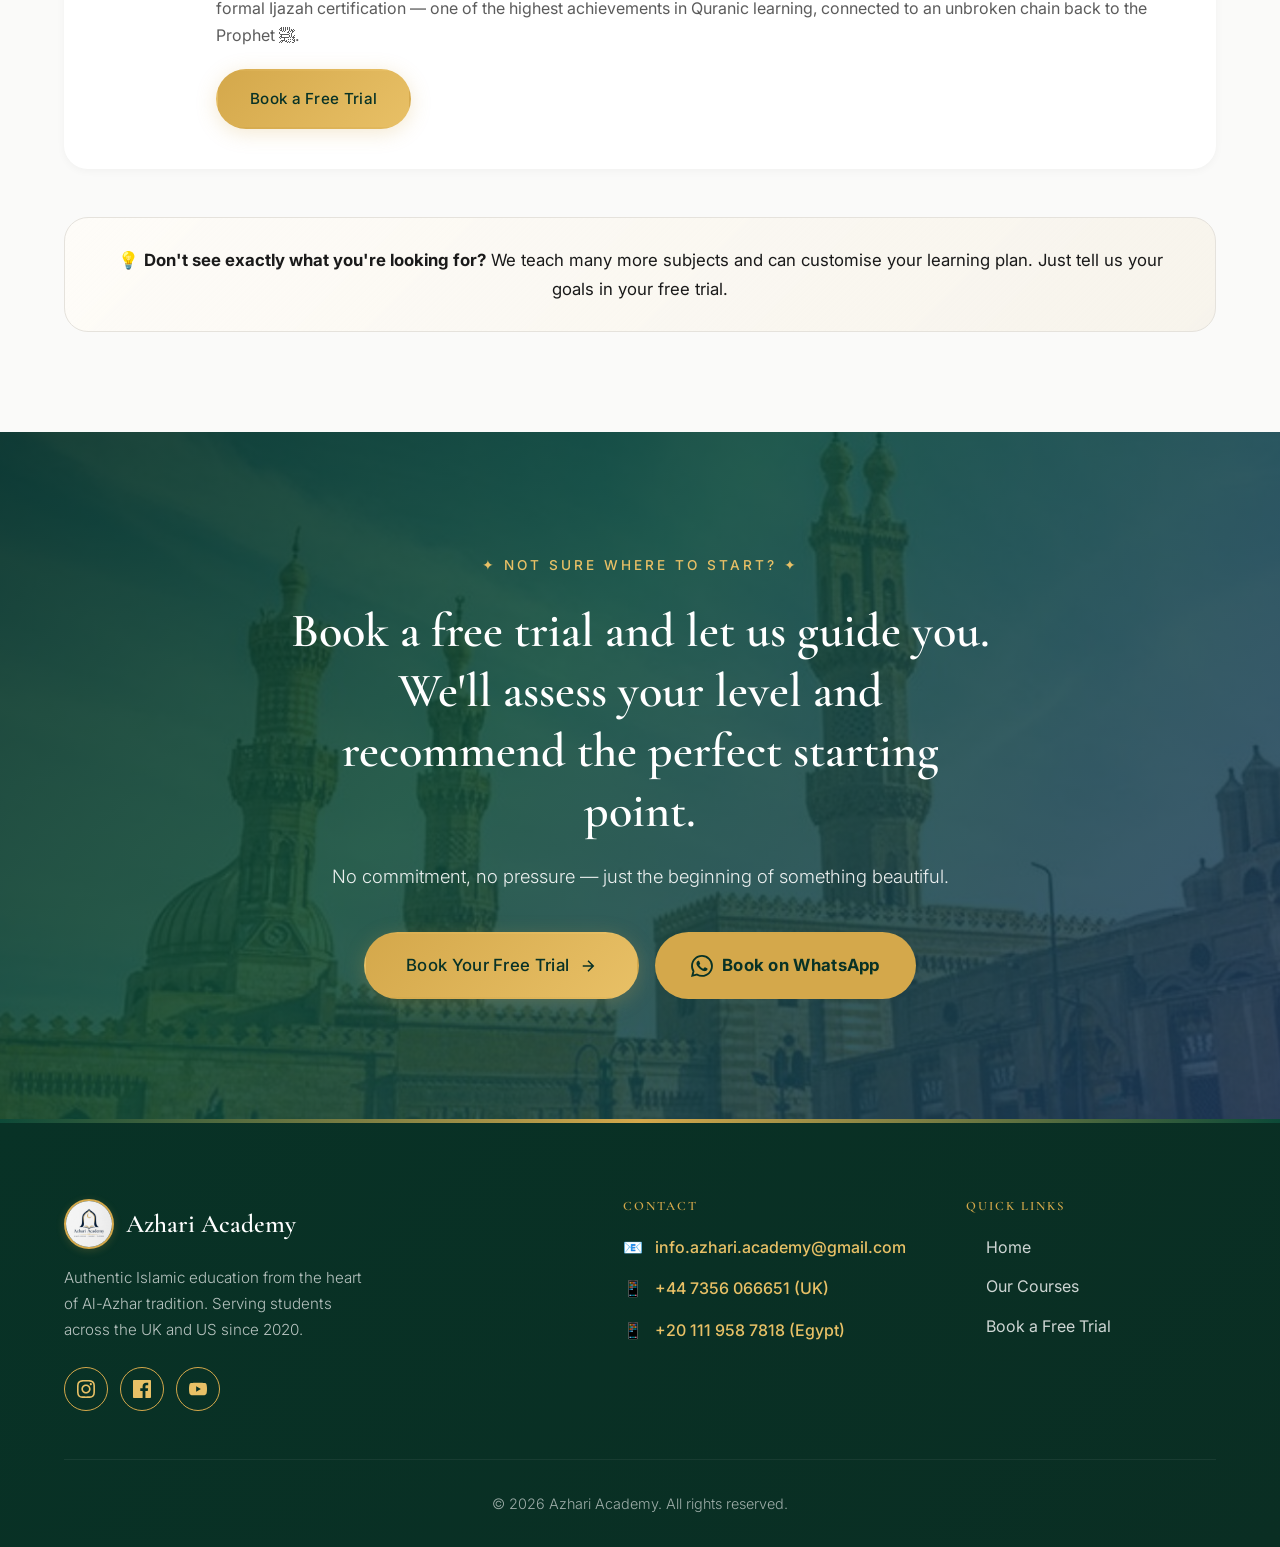
<file: courses.html>
<!DOCTYPE html>
<html lang="en">

<head>
    <meta charset="UTF-8">
    <meta name="viewport" content="width=device-width, initial-scale=1.0">
    <title>Our Courses — Azhari Academy</title>
    <meta name="description"
        content="Explore our personalised Quran, Arabic, Tajweed, Hifz, and Islamic Studies courses. We teach a wide range of subjects, tailored to your goals.">

    <meta property="og:title" content="Our Courses — Azhari Academy">
    <meta property="og:description"
        content="Quran Reading, Hifz, Tajweed, Arabic, Islamic Studies and more — personalised to you.">
    <meta property="og:type" content="website">

    <link rel="stylesheet" href="css/style.css">
    <link rel="preconnect" href="https://fonts.googleapis.com">
    <link rel="preconnect" href="https://fonts.gstatic.com" crossorigin>
    <link
        href="https://fonts.googleapis.com/css2?family=Cormorant+Garamond:ital,wght@0,400;0,500;0,600;0,700;1,400&family=Inter:wght@300;400;500;600&family=Amiri:ital,wght@0,400;0,700;1,400&display=swap"
        rel="stylesheet">
</head>

<body>
    <!-- Navigation -->
    <nav class="navbar">
        <div class="container">
            <a href="index.html" class="logo">
                <img src="images/logo.jpeg" alt="Azhari Academy Logo" class="logo-img">
                <span class="logo-text">Azhari Academy</span>
            </a>
            <ul class="nav-links">
                <li><a href="index.html">Home</a></li>
                <li><a href="courses.html" class="active">Courses</a></li>
                <li><a href="about.html">About</a></li>
                <li><a href="book.html" class="btn-nav">Book a Trial</a></li>
            </ul>
            <button class="mobile-menu-btn" aria-label="Menu">☰</button>
        </div>
    </nav>

    <!-- Page Header -->
    <section class="page-header">
        <div class="page-header-bg-image" style="background-image: url('images/new_image_4.jpeg');"></div>
        <div class="page-header-overlay"></div>
        <div class="container">
            <span class="page-subtitle breathing">Our Programs</span>
            <h1 class="text-reveal">Our Quran &amp; Arabic Courses</h1>
            <p class="float-gentle">Learn with qualified Azhari teachers through structured and personalised programs.<br>One-to-one lessons, flexible timings, and a plan built around your goals.</p>
            <div class="page-header-cta">
                <a href="book.html" class="btn btn-primary liquid-btn">
                    <span>Book Free Trial</span>
                    <svg width="18" height="18" viewBox="0 0 24 24" fill="none" stroke="currentColor" stroke-width="2"><path d="M5 12h14M12 5l7 7-7 7"/></svg>
                </a>
                <a href="https://wa.me/447356066651" class="btn btn-whatsapp-gold" target="_blank">
                    <svg width="20" height="20" viewBox="0 0 16 16" fill="currentColor"><path d="M13.601 2.326A7.85 7.85 0 0 0 7.994 0C3.627 0 .068 3.558.064 7.926c0 1.399.366 2.76 1.057 3.965L0 16l4.204-1.102a7.9 7.9 0 0 0 3.79.965h.004c4.368 0 7.926-3.558 7.93-7.93A7.9 7.9 0 0 0 13.6 2.326zM7.994 14.521a6.6 6.6 0 0 1-3.356-.92l-.24-.144-2.494.654.666-2.433-.156-.251a6.56 6.56 0 0 1-1.007-3.505c0-3.626 2.957-6.584 6.591-6.584a6.56 6.56 0 0 1 4.66 1.931 6.56 6.56 0 0 1 1.928 4.66c-.004 3.639-2.961 6.592-6.592 6.592m3.615-4.934c-.197-.099-1.17-.578-1.353-.646-.182-.065-.315-.099-.445.099-.133.197-.513.646-.627.775-.114.133-.232.148-.43.05-.197-.1-.836-.308-1.592-.985-.59-.525-.985-1.175-1.103-1.372-.114-.198-.011-.304.088-.403.087-.088.197-.232.296-.346.1-.114.133-.198.198-.33.065-.134.034-.248-.015-.347-.05-.099-.445-1.076-.612-1.47-.16-.389-.323-.335-.445-.34-.114-.007-.247-.007-.38-.007a.73.73 0 0 0-.529.247c-.182.198-.691.677-.691 1.654s.71 1.916.81 2.049c.098.133 1.394 2.132 3.383 2.992.47.205.84.326 1.129.418.475.152.904.129 1.246.08.38-.058 1.171-.48 1.338-.943.164-.464.164-.86.114-.943-.049-.084-.182-.133-.38-.232"/></svg>
                    <span>WhatsApp Us</span>
                </a>
            </div>
        </div>
    </section>

    <!-- Personalised Approach Intro -->
    <section class="courses-approach">
        <div class="container">
            <div class="approach-grid">
                <div class="approach-image">
                    <img src="images/new_image_1.jpeg" alt="Student studying Quran online" loading="lazy">
                </div>
                <div class="approach-text">
                    <h2>A Curriculum Designed Around <em>You</em></h2>
                    <p>Every student is different. Whether you're a young child just learning the Arabic alphabet, a
                        teenager wanting to memorise the Quran, or an adult looking to deepen your Islamic knowledge —
                        we craft a learning plan that works for <strong>your</strong> unique situation.</p>
                    <p>After your free trial, your teacher will assess your level and goals, then recommend the best
                        path forward. No rigid packages — just flexible, one-to-one learning.</p>
                    <a href="book.html" class="btn btn-primary">Start with a Free Trial</a>
                </div>
            </div>
        </div>
    </section>

    <!-- WhatsApp CTA Banner -->
    <section class="whatsapp-cta-banner">
        <div class="container whatsapp-cta-inner">
            <p>Have a question about which course is right for you? Message us — we usually reply within minutes.</p>
            <a href="https://wa.me/447356066651" class="btn btn-whatsapp-gold" target="_blank">
                <svg width="22" height="22" viewBox="0 0 16 16" fill="currentColor"><path d="M13.601 2.326A7.85 7.85 0 0 0 7.994 0C3.627 0 .068 3.558.064 7.926c0 1.399.366 2.76 1.057 3.965L0 16l4.204-1.102a7.9 7.9 0 0 0 3.79.965h.004c4.368 0 7.926-3.558 7.93-7.93A7.9 7.9 0 0 0 13.6 2.326zM7.994 14.521a6.6 6.6 0 0 1-3.356-.92l-.24-.144-2.494.654.666-2.433-.156-.251a6.56 6.56 0 0 1-1.007-3.505c0-3.626 2.957-6.584 6.591-6.584a6.56 6.56 0 0 1 4.66 1.931 6.56 6.56 0 0 1 1.928 4.66c-.004 3.639-2.961 6.592-6.592 6.592m3.615-4.934c-.197-.099-1.17-.578-1.353-.646-.182-.065-.315-.099-.445.099-.133.197-.513.646-.627.775-.114.133-.232.148-.43.05-.197-.1-.836-.308-1.592-.985-.59-.525-.985-1.175-1.103-1.372-.114-.198-.011-.304.088-.403.087-.088.197-.232.296-.346.1-.114.133-.198.198-.33.065-.134.034-.248-.015-.347-.05-.099-.445-1.076-.612-1.47-.16-.389-.323-.335-.445-.34-.114-.007-.247-.007-.38-.007a.73.73 0 0 0-.529.247c-.182.198-.691.677-.691 1.654s.71 1.916.81 2.049c.098.133 1.394 2.132 3.383 2.992.47.205.84.326 1.129.418.475.152.904.129 1.246.08.38-.058 1.171-.48 1.338-.943.164-.464.164-.86.114-.943-.049-.084-.182-.133-.38-.232"/></svg>
                Chat on WhatsApp
            </a>
        </div>
    </section>

    <!-- Courses Grid -->
    <section class="courses-full">
        <div class="container">
            <div class="section-header">
                <span class="section-subtitle">What We Offer</span>
                <h2 class="section-title">Subjects We Teach</h2>
                <p class="section-desc">These are some of the areas we cover — but our curriculum extends well beyond
                    this list</p>
            </div>
            <div class="courses-detailed wave-stagger">

                <div class="course-detailed-card tilt-card magnetic-field">
                    <div class="course-number course-img-quran float-gentle">
                        <svg class="course-img-icon" viewBox="0 0 24 24" fill="none" stroke="currentColor" stroke-width="1.1" stroke-linecap="round" stroke-linejoin="round">
                            <path d="M2 3h6a4 4 0 0 1 4 4v14a3 3 0 0 0-3-3H2z"/>
                            <path d="M22 3h-6a4 4 0 0 0-4 4v14a3 3 0 0 1 3-3h7z"/>
                            <line x1="6" y1="8" x2="8" y2="8"/>
                            <line x1="6" y1="11" x2="8" y2="11"/>
                            <line x1="16" y1="8" x2="18" y2="8"/>
                            <line x1="16" y1="11" x2="18" y2="11"/>
                        </svg>
                    </div>
                    <div class="course-info">
                        <h2>Quran Reading</h2>
                        <p>Start reading the Quran with confidence — step by step, from the Arabic alphabet to fluent recitation. Your dedicated teacher builds your foundations at your own pace, so you progress clearly and steadily from the very first lesson.</p>
                        <a href="book.html" class="btn btn-primary">Book a Free Trial</a>
                    </div>
                </div>

                <div class="course-detailed-card">
                    <div class="course-number course-img-hifz">
                        <svg class="course-img-icon" viewBox="0 0 24 24" fill="currentColor" stroke="currentColor" stroke-width="0.4" stroke-linejoin="round">
                            <polygon points="12 2 15.09 8.26 22 9.27 17 14.14 18.18 21.02 12 17.77 5.82 21.02 7 14.14 2 9.27 8.91 8.26 12 2"/>
                        </svg>
                    </div>
                    <div class="course-info">
                        <h2>Quran Memorisation (Hifz) & Revision</h2>
                        <p>Memorise the Quran and keep it for life — with expert support, structured revision plans, and proven retention techniques. Suitable for all ages, our teachers design a personalised Hifz schedule that fits around you.</p>
                        <a href="book.html" class="btn btn-primary">Book a Free Trial</a>
                    </div>
                </div>

                <div class="course-detailed-card">
                    <div class="course-number course-img-tajweed">
                        <svg class="course-img-icon" viewBox="0 0 24 24" fill="none" stroke="currentColor" stroke-width="1.1" stroke-linecap="round" stroke-linejoin="round">
                            <rect x="9" y="1" width="6" height="11" rx="3"/>
                            <path d="M19 10v2a7 7 0 0 1-14 0v-2"/>
                            <line x1="12" y1="19" x2="12" y2="23"/>
                            <line x1="8" y1="23" x2="16" y2="23"/>
                            <path d="M21 8 Q22.5 10 21 12" stroke-width="1" opacity="0.6"/>
                            <path d="M3 8 Q1.5 10 3 12" stroke-width="1" opacity="0.6"/>
                        </svg>
                    </div>
                    <div class="course-info">
                        <h2>Tajweed</h2>
                        <p>Recite the Quran beautifully and correctly — learning proper pronunciation, letter characteristics, and the rules of recitation from a qualified Al-Azhar teacher. Feel the difference in every verse you read.</p>
                        <a href="book.html" class="btn btn-primary">Book a Free Trial</a>
                    </div>
                </div>

                <div class="course-detailed-card">
                    <div class="course-number course-img-arabic">
                        <svg class="course-img-icon" viewBox="0 0 24 24" fill="none" stroke="currentColor" stroke-width="1.1" stroke-linecap="round" stroke-linejoin="round">
                            <path d="M12 20h9"/>
                            <path d="M16.5 3.5a2.121 2.121 0 0 1 3 3L7 19l-4 1 1-4L16.5 3.5z"/>
                            <path d="M15 5l3 3"/>
                        </svg>
                    </div>
                    <div class="course-info">
                        <h2>Arabic Language</h2>
                        <p>Understand the Quran in its original language — and learn to read, write, and speak Arabic fluently. From complete beginner to advanced, every lesson is adapted to your level and goals so you make real, measurable progress.</p>
                        <a href="book.html" class="btn btn-primary">Book a Free Trial</a>
                    </div>
                </div>

                <div class="course-detailed-card">
                    <div class="course-number course-img-islamic">
                        <svg class="course-img-icon" viewBox="0 0 80 60" fill="none" stroke="currentColor" stroke-width="2.2" stroke-linecap="round" stroke-linejoin="round">
                            <line x1="10" y1="40" x2="10" y2="18"/>
                            <path d="M6 18 Q10 10 14 18"/>
                            <line x1="10" y1="10" x2="10" y2="7"/>
                            <line x1="70" y1="40" x2="70" y2="18"/>
                            <path d="M66 18 Q70 10 74 18"/>
                            <line x1="70" y1="10" x2="70" y2="7"/>
                            <rect x="14" y="32" width="52" height="20" rx="3"/>
                            <path d="M26 32 Q40 16 54 32"/>
                            <path d="M34 52 L34 43 Q40 37 46 43 L46 52"/>
                            <rect x="17" y="38" width="9" height="7" rx="2"/>
                            <rect x="54" y="38" width="9" height="7" rx="2"/>
                        </svg>
                    </div>
                    <div class="course-info">
                        <h2>Islamic Studies</h2>
                        <p>Build a solid foundation in your deen — studying Fiqh, Aqeedah, Seerah, and Hadith with teachers rooted in the Al-Azhar tradition. Whether you're starting from the basics or going deeper, every lesson enriches your knowledge and practice.</p>
                        <a href="book.html" class="btn btn-primary">Book a Free Trial</a>
                    </div>
                </div>

                <div class="course-detailed-card">
                    <div class="course-number course-img-ijazah">
                        <svg class="course-img-icon" viewBox="0 0 24 24" fill="none" stroke="currentColor" stroke-width="1.1" stroke-linecap="round" stroke-linejoin="round">
                            <rect x="3" y="3" width="15" height="18" rx="2"/>
                            <line x1="7" y1="8" x2="14" y2="8"/>
                            <line x1="7" y1="12" x2="14" y2="12"/>
                            <line x1="7" y1="16" x2="11" y2="16"/>
                            <circle cx="19" cy="18" r="4"/>
                            <polygon points="19 15.2 19.7 17.4 22 17.4 20.2 18.8 20.8 21 19 19.6 17.2 21 17.8 18.8 16 17.4 18.3 17.4" fill="currentColor" stroke-width="0"/>
                        </svg>
                    </div>
                    <div class="course-info">
                        <h2>Ijazah & Qira'at (Advanced)</h2>
                        <p>Earn an authentic chain of Quranic transmission and master the specialised recitation styles. This advanced program leads to a formal Ijazah certification — one of the highest achievements in Quranic learning, connected to an unbroken chain back to the Prophet ﷺ.</p>
                        <a href="book.html" class="btn btn-primary">Book a Free Trial</a>
                    </div>
                </div>

            </div>
            <div class="courses-flexible-note">
                <p>💡 <strong>Don't see exactly what you're looking for?</strong> We teach many more subjects and can
                    customise your learning plan. Just tell us your goals in your free trial.</p>
            </div>
        </div>
    </section>

    <!-- CTA Section -->
    <section class="cta-final" id="courses-cta">
        <div class="cta-final-bg" style="background-image: url('images/new_image_3.jpeg');"></div>
        <div class="cta-final-overlay"></div>
        <div class="container">
            <div class="cta-final-content">
                <span class="cta-final-badge">✦ Not Sure Where to Start? ✦</span>
                <h2>Book a free trial and let us guide you. We'll assess your level and recommend the perfect starting
                    point.</h2>
                <p>No commitment, no pressure — just the beginning of something beautiful.</p>
                <div class="cta-final-buttons">
                    <a href="book.html" class="btn btn-primary btn-large liquid-btn">
                        <span>Book Your Free Trial</span>
                        <svg width="18" height="18" viewBox="0 0 24 24" fill="none" stroke="currentColor" stroke-width="2"><path d="M5 12h14M12 5l7 7-7 7"/></svg>
                    </a>
                    <a href="https://wa.me/447356066651" class="btn btn-whatsapp-gold btn-large" target="_blank">
                        <svg width="22" height="22" viewBox="0 0 16 16" fill="currentColor"><path d="M13.601 2.326A7.85 7.85 0 0 0 7.994 0C3.627 0 .068 3.558.064 7.926c0 1.399.366 2.76 1.057 3.965L0 16l4.204-1.102a7.9 7.9 0 0 0 3.79.965h.004c4.368 0 7.926-3.558 7.93-7.93A7.9 7.9 0 0 0 13.6 2.326zM7.994 14.521a6.6 6.6 0 0 1-3.356-.92l-.24-.144-2.494.654.666-2.433-.156-.251a6.56 6.56 0 0 1-1.007-3.505c0-3.626 2.957-6.584 6.591-6.584a6.56 6.56 0 0 1 4.66 1.931 6.56 6.56 0 0 1 1.928 4.66c-.004 3.639-2.961 6.592-6.592 6.592m3.615-4.934c-.197-.099-1.17-.578-1.353-.646-.182-.065-.315-.099-.445.099-.133.197-.513.646-.627.775-.114.133-.232.148-.43.05-.197-.1-.836-.308-1.592-.985-.59-.525-.985-1.175-1.103-1.372-.114-.198-.011-.304.088-.403.087-.088.197-.232.296-.346.1-.114.133-.198.198-.33.065-.134.034-.248-.015-.347-.05-.099-.445-1.076-.612-1.47-.16-.389-.323-.335-.445-.34-.114-.007-.247-.007-.38-.007a.73.73 0 0 0-.529.247c-.182.198-.691.677-.691 1.654s.71 1.916.81 2.049c.098.133 1.394 2.132 3.383 2.992.47.205.84.326 1.129.418.475.152.904.129 1.246.08.38-.058 1.171-.48 1.338-.943.164-.464.164-.86.114-.943-.049-.084-.182-.133-.38-.232"/></svg>
                        <span>Book on WhatsApp</span>
                    </a>
                </div>
            </div>
        </div>
    </section>

    <!-- Footer -->
    <footer class="footer">
        <div class="container">
            <div class="footer-content">
                <div class="footer-brand">
                    <a href="index.html" class="logo">
                        <img src="images/logo.jpeg" alt="Azhari Academy Logo" class="logo-img">
                        <span class="logo-text">Azhari Academy</span>
                    </a>
                    <p class="tagline">Authentic Islamic education from the heart of Al-Azhar tradition. Serving
                        students across the UK and US since 2020.</p>
                    <div class="footer-social">
                        <a href="https://www.instagram.com/azhari.academy" class="social-icon" target="_blank"
                            rel="noopener noreferrer" aria-label="Follow Azhari Academy on Instagram">
                            <svg viewBox="0 0 24 24" fill="currentColor">
                                <path
                                    d="M12 2.163c3.204 0 3.584.012 4.85.07 3.252.148 4.771 1.691 4.919 4.919.058 1.265.069 1.645.069 4.849 0 3.205-.012 3.584-.069 4.849-.149 3.225-1.664 4.771-4.919 4.919-1.266.058-1.644.07-4.85.07-3.204 0-3.584-.012-4.849-.07-3.26-.149-4.771-1.699-4.919-4.92-.058-1.265-.07-1.644-.07-4.849 0-3.204.013-3.583.07-4.849.149-3.227 1.664-4.771 4.919-4.919 1.266-.057 1.645-.069 4.849-.069zm0-2.163c-3.259 0-3.667.014-4.947.072-4.358.2-6.78 2.618-6.98 6.98-.059 1.281-.073 1.689-.073 4.948 0 3.259.014 3.668.072 4.948.2 4.358 2.618 6.78 6.98 6.98 1.281.058 1.689.072 4.948.072 3.259 0 3.668-.014 4.948-.072 4.354-.2 6.782-2.618 6.979-6.98.059-1.28.073-1.689.073-4.948 0-3.259-.014-3.667-.072-4.947-.196-4.354-2.617-6.78-6.979-6.98-1.281-.059-1.69-.073-4.949-.073zm0 5.838c-3.403 0-6.162 2.759-6.162 6.162s2.759 6.162 6.162 6.162 6.162-2.759 6.162-6.162-2.759-6.162-6.162-6.162zm0 10.162c-2.209 0-4-1.79-4-4 0-2.209 1.791-4 4-4s4 1.791 4 4c0 2.21-1.791 4-4 4zm6.406-11.845c-.796 0-1.441.645-1.441 1.44s.645 1.44 1.441 1.44c.795 0 1.439-.645 1.439-1.44s-.644-1.44-1.439-1.44z" />
                            </svg>
                        </a>
                        <a href="https://www.facebook.com/share/183Nq3Cr8b/" class="social-icon" target="_blank"
                            rel="noopener noreferrer" aria-label="Follow Azhari Academy on Facebook">
                            <svg viewBox="0 0 24 24" fill="currentColor">
                                <path
                                    d="M22.675 0h-21.35c-.732 0-1.325.593-1.325 1.325v21.351c0 .731.593 1.324 1.325 1.324h11.495v-9.294h-3.128v-3.622h3.128v-2.671c0-3.1 1.893-4.788 4.659-4.788 1.325 0 2.463.099 2.795.143v3.24l-1.918.001c-1.504 0-1.795.715-1.795 1.763v2.313h3.587l-.467 3.622h-3.12v9.293h6.116c.73 0 1.323-.593 1.323-1.325v-21.35c0-.732-.593-1.325-1.325-1.325z" />
                            </svg>
                        </a>
                        <a href="https://youtube.com/@azhariacademy0" class="social-icon" target="_blank"
                            rel="noopener noreferrer" aria-label="Subscribe to Azhari Academy on YouTube">
                            <svg viewBox="0 0 24 24" fill="currentColor">
                                <path
                                    d="M23.498 6.186a2.994 2.994 0 0 0-2.107-2.117C19.505 3.545 12 3.545 12 3.545s-7.505 0-9.391.524A2.994 2.994 0 0 0 .502 6.186 31.26 31.26 0 0 0 0 12a31.26 31.26 0 0 0 .502 5.814 2.994 2.994 0 0 0 2.107 2.117c1.886.524 9.391.524 9.391.524s7.505 0 9.391-.524a2.994 2.994 0 0 0 2.107-2.117A31.26 31.26 0 0 0 24 12a31.26 31.26 0 0 0-.502-5.814zM9.545 15.568V8.432L15.818 12l-6.273 3.568z" />
                            </svg>
                        </a>
                    </div>
                </div>
                <div class="footer-section">
                    <h4 class="footer-section-title">Contact</h4>
                    <div class="footer-contact">
                        <p>📧 <a href="mailto:info.azhari.academy@gmail.com">info.azhari.academy@gmail.com</a></p>
                        <p>📱 <a href="https://wa.me/447356066651" target="_blank">+44 7356 066651 (UK)</a></p>
                        <p>📱 <a href="https://wa.me/201119587818" target="_blank">+20 111 958 7818 (Egypt)</a></p>
                    </div>
                </div>
                <div class="footer-section">
                    <h4 class="footer-section-title">Quick Links</h4>
                    <div class="footer-links">
                        <a href="index.html">Home</a>
                        <a href="courses.html">Our Courses</a>
                        <a href="book.html">Book a Free Trial</a>
                    </div>
                </div>
            </div>
            <div class="footer-bottom">
                <p>&copy; 2026 Azhari Academy. All rights reserved.</p>
            </div>
        </div>
    </footer>

    <!-- Floating WhatsApp Button -->
    <a href="https://wa.me/447356066651" class="whatsapp-float" target="_blank" aria-label="Message us on WhatsApp">
        <svg viewBox="0 0 16 16" fill="currentColor"><path d="M13.601 2.326A7.85 7.85 0 0 0 7.994 0C3.627 0 .068 3.558.064 7.926c0 1.399.366 2.76 1.057 3.965L0 16l4.204-1.102a7.9 7.9 0 0 0 3.79.965h.004c4.368 0 7.926-3.558 7.93-7.93A7.9 7.9 0 0 0 13.6 2.326zM7.994 14.521a6.6 6.6 0 0 1-3.356-.92l-.24-.144-2.494.654.666-2.433-.156-.251a6.56 6.56 0 0 1-1.007-3.505c0-3.626 2.957-6.584 6.591-6.584a6.56 6.56 0 0 1 4.66 1.931 6.56 6.56 0 0 1 1.928 4.66c-.004 3.639-2.961 6.592-6.592 6.592m3.615-4.934c-.197-.099-1.17-.578-1.353-.646-.182-.065-.315-.099-.445.099-.133.197-.513.646-.627.775-.114.133-.232.148-.43.05-.197-.1-.836-.308-1.592-.985-.59-.525-.985-1.175-1.103-1.372-.114-.198-.011-.304.088-.403.087-.088.197-.232.296-.346.1-.114.133-.198.198-.33.065-.134.034-.248-.015-.347-.05-.099-.445-1.076-.612-1.47-.16-.389-.323-.335-.445-.34-.114-.007-.247-.007-.38-.007a.73.73 0 0 0-.529.247c-.182.198-.691.677-.691 1.654s.71 1.916.81 2.049c.098.133 1.394 2.132 3.383 2.992.47.205.84.326 1.129.418.475.152.904.129 1.246.08.38-.058 1.171-.48 1.338-.943.164-.464.164-.86.114-.943-.049-.084-.182-.133-.38-.232"/>
        </svg>
    </a>

    <script src="js/main.js"></script>
</body>

</html>
</file>
<file: css/style.css>
/* ===== CSS Variables ===== */
:root {
    --color-primary: #0d4a38;
    --color-primary-dark: #083226;
    --color-primary-light: #1a6350;
    --color-secondary: #d4a84b;
    --color-secondary-light: #e8c066;
    --color-accent: #1e3a5f;
    --color-bg: #fafaf9;
    --color-bg-alt: #f5f3f0;
    --color-cream: #fefcf8;
    --color-text: #1a1a1a;
    --color-text-light: #5c5c5c;
    --color-white: #ffffff;
    --color-border: #e5e2dc;
    
    --font-heading: 'Cormorant Garamond', 'Scheherazade New', Georgia, serif;
    --font-body: 'Inter', -apple-system, BlinkMacSystemFont, sans-serif;
    
    --shadow-sm: 0 2px 8px rgba(0,0,0,0.04);
    --shadow-md: 0 8px 24px rgba(0,0,0,0.06);
    --shadow-lg: 0 16px 48px rgba(0,0,0,0.08);
    --shadow-gold: 0 4px 20px rgba(212,168,75,0.25);
    
    --radius-sm: 8px;
    --radius-md: 16px;
    --radius-lg: 24px;
    
    --transition: all 0.3s cubic-bezier(0.4, 0, 0.2, 1);
}

*, *::before, *::after {
    box-sizing: border-box;
    margin: 0;
    padding: 0;
}

svg {
    flex-shrink: 0;
}

html {
    scroll-behavior: smooth;
}

body {
    font-family: var(--font-body);
    font-size: 16px;
    line-height: 1.6;
    color: var(--color-text);
    background: var(--color-bg);
}

.container {
    max-width: 1200px;
    margin: 0 auto;
    padding: 0 24px;
}

h1, h2, h3, h4 {
    font-family: var(--font-heading);
    font-weight: 600;
    line-height: 1.2;
}

a {
    text-decoration: none;
    color: inherit;
}

/* ===== Navigation ===== */
.navbar {
    position: fixed;
    top: 0;
    left: 0;
    right: 0;
    background: rgba(254,252,248,0.92);
    backdrop-filter: blur(20px);
    z-index: 1000;
    border-bottom: 1px solid rgba(229,226,220,0.5);
}

.navbar .container {
    display: flex;
    justify-content: space-between;
    align-items: center;
    height: 80px;
}

.logo {
    display: flex;
    align-items: center;
    gap: 12px;
    font-family: var(--font-heading);
    font-size: 1.6rem;
    font-weight: 600;
    color: var(--color-primary);
    transition: var(--transition);
}

.logo:hover {
    transform: scale(1.02);
}

/* Logo Image — replaces the old icon span */
.logo-img {
    width: 50px;
    height: 50px;
    border-radius: 50%;
    object-fit: cover;
    border: 2px solid var(--color-secondary);
    box-shadow: 0 2px 8px rgba(212,168,75,0.2);
}

/* Hide old logo-icon if it's still in the HTML */
.logo-icon {
    display: none;
}

.nav-links {
    display: flex;
    list-style: none;
    gap: 40px;
    align-items: center;
}

.nav-links a {
    font-weight: 500;
    color: var(--color-text);
    transition: var(--transition);
    position: relative;
    font-size: 0.95rem;
    letter-spacing: 0.2px;
}

.nav-links a:hover,
.nav-links a.active {
    color: var(--color-primary);
}

.nav-links a::after {
    content: '';
    position: absolute;
    bottom: -6px;
    left: 50%;
    width: 0;
    height: 2px;
    background: var(--color-secondary);
    transition: var(--transition);
    transform: translateX(-50%);
    border-radius: 1px;
}

.nav-links a:hover::after,
.nav-links a.active::after {
    width: 100%;
}

.btn-nav {
    background: linear-gradient(135deg, var(--color-primary) 0%, var(--color-primary-light) 100%);
    color: var(--color-white) !important;
    padding: 12px 24px;
    border-radius: 50px;
    box-shadow: 0 4px 12px rgba(13,74,56,0.25);
}

.btn-nav::after {
    display: none !important;
}

.btn-nav:hover {
    background: var(--color-primary-dark);
    transform: translateY(-2px);
    box-shadow: 0 6px 16px rgba(13,74,56,0.35);
}

.mobile-menu-btn {
    display: none;
    background: none;
    border: none;
    font-size: 1.5rem;
    cursor: pointer;
    color: var(--color-primary);
    width: 44px;
    height: 44px;
    border-radius: 50%;
    transition: var(--transition);
}

.mobile-menu-btn:hover {
    background: var(--color-bg-alt);
}

/* ===== Hero Section with Background Image ===== */
.hero {
    position: relative;
    min-height: 100vh;
    display: flex;
    align-items: center;
    padding-top: 72px;
    overflow: hidden;
}

/* Background image */
.hero-bg-image {
    position: absolute;
    inset: 0;
    background-size: cover;
    background-position: center;
    background-repeat: no-repeat;
    z-index: 0;
}

/* Dark overlay for text readability */
.hero-overlay-dark {
    position: absolute;
    inset: 0;
    background: linear-gradient(
        135deg,
        rgba(8,50,38,0.88) 0%,
        rgba(13,74,56,0.82) 40%,
        rgba(30,58,95,0.78) 100%
    );
    z-index: 1;
}

.hero .container {
    position: relative;
    z-index: 2;
}

.hero-content {
    max-width: 750px;
    color: var(--color-white);
    text-align: center;
    margin: 0 auto;
}

.hero-subtitle {
    margin-left: auto;
    margin-right: auto;
}

.hero-badge {
    display: inline-flex;
    align-items: center;
    gap: 8px;
    background: rgba(255,255,255,0.1);
    backdrop-filter: blur(10px);
    padding: 8px 16px;
    border-radius: 50px;
    font-size: 0.85rem;
    font-weight: 500;
    letter-spacing: 0.5px;
    text-transform: uppercase;
    margin-bottom: 24px;
    border: 1px solid rgba(255,255,255,0.15);
}

.hero-badge .badge-icon {
    display: flex;
    align-items: center;
    color: var(--color-secondary);
}

/* Emotional hook text */
.hero-hook {
    font-family: var(--font-heading);
    font-size: clamp(1.3rem, 2.5vw, 1.75rem);
    font-style: italic;
    color: var(--color-secondary-light);
    margin-bottom: 16px;
    line-height: 1.4;
    opacity: 0.95;
    font-weight: 400;
}

.hero h1 {
    font-size: clamp(2.75rem, 5.5vw, 4.5rem);
    font-weight: 600;
    margin-bottom: 24px;
    line-height: 1.15;
    letter-spacing: -0.02em;
}

.hero h1 .highlight {
    display: block;
    font-style: italic;
    font-weight: 500;
    color: var(--color-secondary-light);
    font-size: 0.85em;
    margin-top: 8px;
}

.hero-subtitle {
    font-size: 1.15rem;
    opacity: 0.9;
    margin-bottom: 40px;
    max-width: 580px;
    font-weight: 300;
    line-height: 1.7;
}

.hero-cta {
    display: flex;
    gap: 16px;
    flex-wrap: wrap;
    margin-bottom: 56px;
}

/* Hero Stats */
.hero-stats {
    display: flex;
    align-items: center;
    gap: 32px;
    flex-wrap: wrap;
}

.stat {
    display: flex;
    flex-direction: column;
    gap: 4px;
}

.stat-number {
    font-family: var(--font-heading);
    font-size: 2rem;
    font-weight: 700;
    color: var(--color-secondary-light);
    line-height: 1;
}

.stat-label {
    font-size: 0.85rem;
    opacity: 0.8;
    font-weight: 400;
}

.stat-divider {
    width: 1px;
    height: 40px;
    background: rgba(255,255,255,0.2);
}

/* ===== Buttons ===== */
.btn {
    display: inline-flex;
    align-items: center;
    justify-content: center;
    gap: 10px;
    padding: 16px 32px;
    font-family: var(--font-body);
    font-size: 0.95rem;
    font-weight: 500;
    border-radius: 50px;
    border: 2px solid transparent;
    cursor: pointer;
    transition: var(--transition);
    letter-spacing: 0.3px;
    position: relative;
    overflow: hidden;
}

.btn::before {
    content: '';
    position: absolute;
    inset: 0;
    background: linear-gradient(45deg, transparent 30%, rgba(255,255,255,0.2) 50%, transparent 70%);
    transform: translateX(-100%);
    transition: transform 0.6s ease;
}

.btn:hover::before {
    transform: translateX(100%);
}

.btn-primary {
    background: linear-gradient(135deg, var(--color-secondary) 0%, var(--color-secondary-light) 100%);
    color: var(--color-primary-dark);
    border-color: transparent;
    box-shadow: var(--shadow-gold);
}

.btn-primary:hover {
    transform: translateY(-3px);
    box-shadow: 0 8px 30px rgba(212,168,75,0.4);
}

.btn-secondary {
    background: rgba(255,255,255,0.08);
    backdrop-filter: blur(10px);
    color: var(--color-white);
    border-color: rgba(255,255,255,0.25);
}

.btn-secondary:hover {
    background: rgba(255,255,255,0.15);
    border-color: rgba(255,255,255,0.4);
    transform: translateY(-3px);
}

.btn-outline {
    background: transparent;
    color: var(--color-primary);
    border-color: var(--color-primary);
}

.btn-outline:hover {
    background: var(--color-primary);
    color: var(--color-white);
    transform: translateY(-2px);
}

.btn-large {
    padding: 18px 40px;
    font-size: 1.05rem;
}

.btn-submit {
    width: 100%;
    padding: 18px;
    font-size: 1.05rem;
}

.btn-whatsapp {
    width: 100%;
    background: linear-gradient(135deg, #25D366 0%, #128C7E 100%);
    color: white;
    border-color: transparent;
}

.btn-whatsapp:hover {
    transform: translateY(-2px);
    box-shadow: 0 8px 20px rgba(37,211,102,0.3);
}

/* ===== Section Styles ===== */
section {
    padding: 100px 0;
}

.section-header {
    text-align: center;
    max-width: 650px;
    margin: 0 auto 60px;
}

.section-subtitle {
    display: inline-block;
    font-size: 0.8rem;
    font-weight: 600;
    text-transform: uppercase;
    letter-spacing: 2px;
    color: var(--color-secondary);
    margin-bottom: 12px;
    position: relative;
}

.section-subtitle::before,
.section-subtitle::after {
    content: '✦';
    margin: 0 12px;
    opacity: 0.5;
    font-size: 0.6rem;
}

.section-title {
    font-size: clamp(2rem, 4vw, 3rem);
    color: var(--color-primary);
    margin-bottom: 16px;
    font-weight: 600;
}

.section-desc {
    color: var(--color-text-light);
    font-size: 1.1rem;
    font-weight: 300;
    line-height: 1.6;
}

/* ===== Features Section with Image ===== */
.features {
    background: var(--color-white);
    position: relative;
}

.features::before {
    content: '';
    position: absolute;
    top: 0;
    left: 0;
    right: 0;
    height: 1px;
    background: linear-gradient(90deg, transparent, var(--color-border), transparent);
}

.features-with-image {
    display: grid;
    grid-template-columns: 1fr 2fr;
    gap: 48px;
    align-items: start;
}

.features-image-col {
    position: relative;
    border-radius: var(--radius-lg);
    overflow: hidden;
    box-shadow: var(--shadow-lg);
}

.features-photo {
    width: 100%;
    height: 100%;
    min-height: 500px;
    object-fit: cover;
    display: block;
}

.features-image-overlay {
    position: absolute;
    inset: 0;
    background: linear-gradient(to top, rgba(13,74,56,0.2) 0%, transparent 50%);
}

.features-grid {
    display: grid;
    grid-template-columns: repeat(2, 1fr);
    gap: 24px;
}

.feature-card {
    text-align: center;
    padding: 36px 24px;
    border-radius: var(--radius-lg);
    background: var(--color-cream);
    border: 1px solid var(--color-border);
    transition: var(--transition);
    position: relative;
    overflow: hidden;
}

.feature-card::before {
    content: '';
    position: absolute;
    top: 0;
    left: 0;
    right: 0;
    height: 4px;
    background: linear-gradient(90deg, var(--color-primary), var(--color-secondary));
    transform: scaleX(0);
    transition: transform 0.4s ease;
}

.feature-card:hover {
    transform: translateY(-8px);
    box-shadow: var(--shadow-lg);
    border-color: transparent;
}

.feature-card:hover::before {
    transform: scaleX(1);
}

.feature-icon-wrapper {
    position: relative;
    display: inline-block;
    margin-bottom: 20px;
}

.feature-icon {
    width: 64px;
    height: 64px;
    background: linear-gradient(135deg, var(--color-primary) 0%, var(--color-primary-light) 100%);
    border-radius: 50%;
    display: flex;
    align-items: center;
    justify-content: center;
    color: white;
    position: relative;
    z-index: 1;
}

.feature-icon svg {
    width: 28px;
    height: 28px;
}

.feature-glow {
    position: absolute;
    inset: -8px;
    background: var(--color-secondary);
    border-radius: 50%;
    opacity: 0;
    filter: blur(20px);
    transition: opacity 0.4s ease;
}

.feature-card:hover .feature-glow {
    opacity: 0.3;
}

.feature-card h3 {
    font-size: 1.2rem;
    color: var(--color-primary);
    margin-bottom: 12px;
    font-weight: 600;
}

.feature-card p {
    color: var(--color-text-light);
    font-size: 0.9rem;
    line-height: 1.7;
    font-weight: 400;
}

/* ===== Courses Preview — Flexible Tags Layout ===== */
.courses-preview {
    background: linear-gradient(180deg, var(--color-bg) 0%, var(--color-cream) 100%);
    position: relative;
}

.courses-flexible {
    max-width: 900px;
    margin: 0 auto;
}

.courses-intro-text {
    text-align: center;
    margin-bottom: 48px;
}

.courses-intro-text p {
    font-size: 1.1rem;
    color: var(--color-text-light);
    line-height: 1.8;
    max-width: 700px;
    margin: 0 auto;
}

.courses-tags-grid {
    display: grid;
    grid-template-columns: repeat(auto-fit, minmax(260px, 1fr));
    gap: 20px;
    margin-bottom: 48px;
}

.course-tag {
    display: flex;
    align-items: center;
    gap: 16px;
    padding: 24px 28px;
    background: var(--color-white);
    border-radius: var(--radius-lg);
    border: 1px solid var(--color-border);
    transition: var(--transition);
    cursor: default;
}

.course-tag:hover {
    transform: translateY(-4px);
    box-shadow: var(--shadow-md);
    border-color: var(--color-secondary);
}

.course-tag.featured {
    background: linear-gradient(135deg, var(--color-primary) 0%, var(--color-primary-light) 100%);
    color: white;
    border-color: transparent;
}

.course-tag.featured h3,
.course-tag.featured p {
    color: white;
}

.course-tag.featured p {
    opacity: 0.85;
}

.course-tag-icon {
    flex-shrink: 0;
    display: flex;
    align-items: center;
    justify-content: center;
    color: var(--color-primary);
}

.course-tag.featured .course-tag-icon {
    color: var(--color-secondary);
}

.cta-contact-links a {
    display: inline-flex;
    align-items: center;
    gap: 0.4rem;
}

.footer-contact svg {
    flex-shrink: 0;
    opacity: 0.75;
    color: var(--color-secondary-light);
}

.course-tag-info h3 {
    font-size: 1.15rem;
    color: var(--color-primary);
    margin-bottom: 4px;
    font-weight: 600;
}

.course-tag-info p {
    font-size: 0.85rem;
    color: var(--color-text-light);
    line-height: 1.5;
    font-weight: 400;
}

.courses-more-cta {
    text-align: center;
}

.courses-more-text {
    font-family: var(--font-heading);
    font-size: 1.2rem;
    font-style: italic;
    color: var(--color-text-light);
    margin-bottom: 24px;
}

/* ===== Testimonials with Background Image ===== */
.testimonials {
    position: relative;
    overflow: hidden;
}

.testimonials-bg-image {
    position: absolute;
    inset: 0;
    background-size: cover;
    background-position: center;
    z-index: 0;
}

.testimonials-bg-overlay {
    position: absolute;
    inset: 0;
    background: linear-gradient(
        135deg,
        rgba(254,252,248,0.95) 0%,
        rgba(245,243,240,0.92) 50%,
        rgba(254,252,248,0.95) 100%
    );
    z-index: 1;
}

.testimonials .container {
    position: relative;
    z-index: 2;
}

.testimonials-grid {
    display: grid;
    grid-template-columns: repeat(auto-fit, minmax(340px, 1fr));
    gap: 32px;
}

.testimonial-card {
    background: rgba(255,255,255,0.9);
    backdrop-filter: blur(10px);
    padding: 40px;
    border-radius: var(--radius-lg);
    border: 1px solid var(--color-border);
    position: relative;
    transition: var(--transition);
}

.testimonial-card.featured {
    background: linear-gradient(135deg, var(--color-primary) 0%, var(--color-accent) 100%);
    color: white;
    border-color: transparent;
    transform: scale(1.02);
}

.testimonial-card:hover {
    transform: translateY(-4px);
    box-shadow: var(--shadow-md);
}

.testimonial-card.featured:hover {
    transform: scale(1.02) translateY(-4px);
}

.testimonial-quote {
    font-size: 4rem;
    line-height: 1;
    color: var(--color-secondary);
    opacity: 0.5;
    margin-bottom: 8px;
    font-family: var(--font-heading);
}

.testimonial-card.featured .testimonial-quote {
    color: var(--color-secondary-light);
    opacity: 0.8;
}

.testimonial-text {
    font-family: var(--font-heading);
    font-size: 1.25rem;
    font-style: italic;
    color: var(--color-text);
    margin-bottom: 28px;
    line-height: 1.6;
}

.testimonial-card.featured .testimonial-text {
    color: rgba(255,255,255,0.95);
}

.testimonial-author {
    display: flex;
    align-items: center;
    gap: 16px;
}

.author-avatar {
    width: 48px;
    height: 48px;
    background: linear-gradient(135deg, var(--color-primary) 0%, var(--color-accent) 100%);
    color: white;
    border-radius: 50%;
    display: flex;
    align-items: center;
    justify-content: center;
    font-weight: 600;
    font-size: 1.2rem;
}

.testimonial-card.featured .author-avatar {
    background: var(--color-secondary);
    color: var(--color-primary-dark);
}

.author-name {
    font-weight: 600;
    color: var(--color-primary);
    margin-bottom: 2px;
}

.testimonial-card.featured .author-name {
    color: white;
}

.author-location {
    font-size: 0.85rem;
    color: var(--color-text-light);
}

.testimonial-card.featured .author-location {
    color: rgba(255,255,255,0.7);
}

/* ===== Strong Closing CTA Section ===== */
.cta-final {
    position: relative;
    overflow: hidden;
    padding: 120px 0;
}

.cta-final-bg {
    position: absolute;
    inset: 0;
    background-size: cover;
    background-position: center;
    z-index: 0;
}

.cta-final-overlay {
    position: absolute;
    inset: 0;
    background: linear-gradient(
        135deg,
        rgba(8,50,38,0.92) 0%,
        rgba(13,74,56,0.88) 40%,
        rgba(30,58,95,0.85) 100%
    );
    z-index: 1;
}

.cta-final .container {
    position: relative;
    z-index: 2;
}

.cta-final-content {
    text-align: center;
    color: var(--color-white);
    max-width: 700px;
    margin: 0 auto;
}

.cta-final-badge {
    display: inline-block;
    font-size: 0.85rem;
    font-weight: 500;
    letter-spacing: 3px;
    text-transform: uppercase;
    color: var(--color-secondary-light);
    margin-bottom: 24px;
}

.cta-final-content h2 {
    font-size: clamp(2rem, 4vw, 3rem);
    font-weight: 600;
    margin-bottom: 20px;
    line-height: 1.25;
    color: var(--color-white);
}

.cta-final-content h2 em {
    color: var(--color-secondary-light);
    font-style: italic;
}

.cta-final-content > p {
    font-size: 1.15rem;
    opacity: 0.9;
    margin-bottom: 40px;
    font-weight: 300;
    line-height: 1.7;
}

.cta-final-contact {
    margin-top: 40px;
    padding-top: 32px;
    border-top: 1px solid rgba(255,255,255,0.15);
}

.cta-final-contact > p {
    font-size: 0.9rem;
    opacity: 0.7;
    margin-bottom: 16px;
    text-transform: uppercase;
    letter-spacing: 1px;
}

.cta-contact-links {
    display: flex;
    justify-content: center;
    gap: 32px;
    flex-wrap: wrap;
}

.cta-contact-links a {
    color: var(--color-secondary-light);
    font-weight: 500;
    transition: var(--transition);
    font-size: 1rem;
}

.cta-contact-links a:hover {
    color: var(--color-white);
}

/* ===== Old CTA Banner (keep for backwards compat) ===== */
.cta-banner {
    background: linear-gradient(135deg, var(--color-primary) 0%, var(--color-accent) 50%, var(--color-primary-dark) 100%);
    color: var(--color-white);
    text-align: center;
    padding: 100px 24px;
    position: relative;
    overflow: hidden;
}

.cta-banner .container {
    position: relative;
    z-index: 1;
}

.cta-banner h2 {
    font-size: clamp(2rem, 4vw, 3rem);
    margin-bottom: 16px;
    font-weight: 600;
}

.cta-banner p {
    font-size: 1.15rem;
    opacity: 0.9;
    margin-bottom: 36px;
    max-width: 500px;
    margin-left: auto;
    margin-right: auto;
    font-weight: 300;
}

/* ===== Page Header with Background Image ===== */
.page-header {
    position: relative;
    color: var(--color-white);
    padding: 160px 0 80px;
    text-align: center;
    overflow: hidden;
}

.page-header-bg-image {
    position: absolute;
    inset: 0;
    background-size: cover;
    background-position: center;
    z-index: 0;
}

.page-header-overlay {
    position: absolute;
    inset: 0;
    background: linear-gradient(
        135deg,
        rgba(8,50,38,0.9) 0%,
        rgba(13,74,56,0.85) 50%,
        rgba(30,58,95,0.82) 100%
    );
    z-index: 1;
}

/* Old page-header-bg for backwards compat */
.page-header-bg {
    position: absolute;
    inset: 0;
    background: linear-gradient(135deg, var(--color-primary-dark) 0%, var(--color-primary) 50%, var(--color-accent) 100%);
    z-index: 0;
}

.page-header::after {
    content: '';
    position: absolute;
    bottom: 0;
    left: 0;
    right: 0;
    height: 100px;
    background: linear-gradient(to top, var(--color-bg), transparent);
    z-index: 2;
}

.page-header .container {
    position: relative;
    z-index: 3;
}

.page-subtitle {
    display: inline-block;
    font-size: 0.8rem;
    font-weight: 600;
    text-transform: uppercase;
    letter-spacing: 3px;
    color: var(--color-secondary-light);
    margin-bottom: 16px;
}

.page-header h1 {
    font-size: clamp(2.25rem, 5vw, 3.5rem);
    margin-bottom: 20px;
    font-weight: 600;
    letter-spacing: -0.01em;
}

.page-header p {
    font-size: 1.15rem;
    opacity: 0.9;
    max-width: 600px;
    margin: 0 auto;
    font-weight: 300;
}

/* ===== Courses Approach Section ===== */
.courses-approach {
    background: var(--color-white);
    padding: 100px 0;
}

.approach-grid {
    display: grid;
    grid-template-columns: 1fr 1.3fr;
    gap: 60px;
    align-items: center;
}

.approach-image {
    border-radius: var(--radius-lg);
    overflow: hidden;
    box-shadow: var(--shadow-lg);
}

.approach-image img {
    width: 100%;
    height: 400px;
    object-fit: cover;
    display: block;
}

.approach-text h2 {
    font-size: clamp(1.8rem, 3vw, 2.5rem);
    color: var(--color-primary);
    margin-bottom: 20px;
}

.approach-text h2 em {
    color: var(--color-secondary);
    font-style: italic;
}

.approach-text p {
    color: var(--color-text-light);
    font-size: 1.05rem;
    line-height: 1.8;
    margin-bottom: 20px;
}

.approach-text .btn {
    margin-top: 12px;
}

/* ===== Courses Full Page ===== */
.courses-full {
    background: var(--color-bg);
}

.courses-detailed {
    display: flex;
    flex-direction: column;
    gap: 32px;
}

.course-detailed-card {
    display: grid;
    grid-template-columns: 80px 1fr;
    gap: 32px;
    background: var(--color-white);
    padding: 40px;
    border-radius: var(--radius-lg);
    box-shadow: var(--shadow-sm);
    transition: var(--transition);
    align-items: start;
}

.course-detailed-card:hover {
    box-shadow: var(--shadow-md);
    transform: translateY(-3px);
}

/* Course icon tile — replaces the old emoji */
.course-number {
    width: 72px;
    height: 72px;
    border-radius: var(--radius-md);
    display: flex;
    align-items: center;
    justify-content: center;
    flex-shrink: 0;
}

/* Per-course gradients applied to the icon tile */
.course-img-quran   { background: linear-gradient(135deg, #0d4a38 0%, #1a7a55 100%); }
.course-img-hifz    { background: linear-gradient(135deg, #062a1c 0%, #0d4a38 100%); }
.course-img-tajweed { background: linear-gradient(135deg, #0d4a38 0%, #1b6148 100%); }
.course-img-arabic  { background: linear-gradient(135deg, #163a2c 0%, #0d4a38 100%); }
.course-img-islamic { background: linear-gradient(135deg, #062419 0%, #0d4a38 100%); }
.course-img-ijazah  { background: linear-gradient(135deg, #091f14 0%, #0d4a38 100%); }

/* SVG icon inside the tile */
.course-img-icon {
    width: 40px;
    height: 40px;
    color: var(--color-secondary);
    filter: drop-shadow(0 2px 6px rgba(0,0,0,0.2));
    transition: transform 0.4s ease;
}

.course-detailed-card:hover .course-img-icon {
    transform: scale(1.18) rotate(4deg);
}

.course-number {
    font-family: var(--font-heading);
    font-size: 3rem;
    font-weight: 700;
    color: var(--color-secondary);
    line-height: 1;
}

.course-info h2 {
    color: var(--color-primary);
    font-size: 1.6rem;
    margin-bottom: 12px;
}

.course-info p {
    color: var(--color-text-light);
    margin-bottom: 20px;
    line-height: 1.7;
}

.courses-flexible-note {
    margin-top: 48px;
    padding: 28px 36px;
    background: linear-gradient(135deg, var(--color-cream) 0%, rgba(212,168,75,0.08) 100%);
    border-radius: var(--radius-lg);
    border: 1px solid var(--color-border);
    text-align: center;
}

.courses-flexible-note p {
    font-size: 1.05rem;
    color: var(--color-text);
    line-height: 1.7;
}

/* ===== CTA Section ===== */
.cta-section {
    background: var(--color-bg-alt);
    text-align: center;
    padding: 60px 24px;
}

.cta-section h2 {
    color: var(--color-primary);
    font-size: 1.75rem;
    margin-bottom: 12px;
}

.cta-section p {
    color: var(--color-text-light);
    margin-bottom: 28px;
}

/* ===== Booking Section ===== */
.booking-section {
    background: linear-gradient(180deg, var(--color-bg) 0%, var(--color-cream) 100%);
    padding: 60px 0 100px;
}

.booking-grid {
    display: grid;
    grid-template-columns: 1.2fr 0.8fr;
    gap: 48px;
    align-items: start;
}

.booking-form-container {
    background: var(--color-white);
    padding: 48px;
    border-radius: var(--radius-lg);
    box-shadow: var(--shadow-md);
    border: 1px solid var(--color-border);
}

.form-group {
    margin-bottom: 28px;
}

.form-group label {
    display: block;
    font-weight: 500;
    margin-bottom: 10px;
    color: var(--color-text);
    font-size: 0.95rem;
}

.form-group input,
.form-group select,
.form-group textarea {
    width: 100%;
    padding: 14px 18px;
    border: 2px solid var(--color-border);
    border-radius: var(--radius-md);
    font-family: var(--font-body);
    font-size: 1rem;
    transition: var(--transition);
    background: var(--color-cream);
}

.form-group input:focus,
.form-group select:focus,
.form-group textarea:focus {
    outline: none;
    border-color: var(--color-primary);
    background: var(--color-white);
    box-shadow: 0 0 0 4px rgba(13,74,56,0.06);
}

.checkbox-group {
    display: grid;
    grid-template-columns: repeat(auto-fit, minmax(130px, 1fr));
    gap: 14px;
}

.checkbox-label {
    display: flex;
    align-items: center;
    gap: 10px;
    cursor: pointer;
    font-weight: 400;
    padding: 10px 14px;
    background: var(--color-cream);
    border-radius: var(--radius-sm);
    transition: var(--transition);
}

.checkbox-label:hover {
    background: var(--color-bg-alt);
}

.checkbox-label input {
    width: auto;
    accent-color: var(--color-primary);
}

.contact-sidebar {
    display: flex;
    flex-direction: column;
    gap: 24px;
}

.contact-card,
.info-card {
    background: var(--color-white);
    padding: 36px;
    border-radius: var(--radius-lg);
    box-shadow: var(--shadow-sm);
    border: 1px solid var(--color-border);
}

.contact-card {
    background: linear-gradient(135deg, var(--color-primary) 0%, var(--color-accent) 100%);
    color: white;
    border: none;
}

.contact-card h3 {
    color: white;
    font-size: 1.5rem;
    margin-bottom: 28px;
    font-weight: 600;
}

.contact-method {
    display: flex;
    align-items: flex-start;
    gap: 16px;
    margin-bottom: 24px;
}

.contact-icon {
    width: 44px;
    height: 44px;
    background: rgba(255,255,255,0.15);
    border-radius: 50%;
    display: flex;
    align-items: center;
    justify-content: center;
    font-size: 1.25rem;
    flex-shrink: 0;
}

.contact-label {
    font-size: 0.75rem;
    color: rgba(255,255,255,0.7);
    text-transform: uppercase;
    letter-spacing: 1px;
    margin-bottom: 4px;
}

.contact-method a {
    color: white;
    font-weight: 500;
    font-size: 1.05rem;
}

.contact-method a:hover {
    text-decoration: underline;
}

.info-card {
    position: relative;
    overflow: hidden;
}

.info-card::before {
    content: '✦';
    position: absolute;
    top: 20px;
    right: 20px;
    font-size: 2rem;
    color: var(--color-secondary);
    opacity: 0.3;
}

.info-card h4 {
    color: var(--color-primary);
    font-size: 1.15rem;
    margin-bottom: 20px;
    font-weight: 600;
}

.info-card ol {
    padding-left: 20px;
    color: var(--color-text-light);
}

.info-card li {
    margin-bottom: 12px;
    position: relative;
}

.info-card li::marker {
    color: var(--color-secondary);
    font-weight: bold;
}

/* ===== Footer ===== */
.footer {
    background: linear-gradient(135deg, var(--color-primary-dark) 0%, #0a2e23 100%);
    color: var(--color-white);
    padding: 80px 0 32px;
    position: relative;
}

.footer::before {
    content: '';
    position: absolute;
    top: 0;
    left: 0;
    right: 0;
    height: 4px;
    background: linear-gradient(90deg, var(--color-primary), var(--color-secondary), var(--color-primary));
}

.footer-content {
    display: grid;
    grid-template-columns: 2fr 1fr 1fr;
    gap: 60px;
    margin-bottom: 48px;
}

.footer-brand {
    max-width: 300px;
}

.footer-brand .logo {
    color: var(--color-white);
    margin-bottom: 16px;
}

.footer-brand .logo-img {
    border-color: var(--color-secondary);
}

.footer-brand .tagline {
    margin-top: 12px;
    opacity: 0.7;
    font-size: 0.95rem;
    line-height: 1.7;
    font-weight: 300;
}

.footer-contact {
    display: flex;
    flex-direction: column;
    gap: 16px;
}

.footer-contact p {
    display: flex;
    align-items: center;
    gap: 12px;
}

.footer-contact a {
    color: var(--color-secondary-light);
    font-weight: 500;
    transition: var(--transition);
}

.footer-contact a:hover {
    color: var(--color-white);
    text-decoration: underline;
}

.footer-social {
    display: flex;
    gap: 12px;
    margin-top: 24px;
}

.social-icon {
    display: flex;
    align-items: center;
    justify-content: center;
    width: 44px;
    height: 44px;
    border-radius: 50%;
    border: 1.5px solid var(--color-secondary);
    color: var(--color-secondary-light);
    transition: background-color 200ms ease, color 200ms ease, transform 200ms ease, box-shadow 200ms ease;
}

.social-icon svg {
    width: 18px;
    height: 18px;
}

.social-icon:hover,
.social-icon:focus-visible {
    background-color: var(--color-secondary);
    color: var(--color-primary-dark);
    transform: translateY(-3px);
    box-shadow: 0 6px 16px rgba(212, 168, 75, 0.35);
}

.social-icon:focus-visible {
    outline: 2px solid var(--color-white);
    outline-offset: 2px;
}

@media (prefers-reduced-motion: reduce) {
    .social-icon {
        transition: background-color 200ms ease, color 200ms ease;
    }

    .social-icon:hover,
    .social-icon:focus-visible {
        transform: none;
    }
}

.footer-section-title {
    font-size: 0.8rem;
    font-weight: 600;
    text-transform: uppercase;
    letter-spacing: 2px;
    margin-bottom: 20px;
    color: var(--color-secondary);
}

.footer-links {
    display: flex;
    flex-direction: column;
    gap: 14px;
}

.footer-links a {
    opacity: 0.8;
    transition: var(--transition);
    font-weight: 400;
    display: flex;
    align-items: center;
    gap: 8px;
}

.footer-links a::before {
    content: '→';
    opacity: 0;
    transition: var(--transition);
    font-size: 0.8rem;
    color: var(--color-secondary);
}

.footer-links a:hover {
    opacity: 1;
    color: var(--color-secondary-light);
    padding-left: 4px;
}

.footer-links a:hover::before {
    opacity: 1;
}

.footer-bottom {
    text-align: center;
    padding-top: 32px;
    border-top: 1px solid rgba(255,255,255,0.1);
    font-size: 0.9rem;
    opacity: 0.6;
    font-weight: 300;
}

/* ===== Floating WhatsApp Button ===== */
.whatsapp-float {
    position: fixed;
    bottom: 28px;
    right: 28px;
    width: 64px;
    height: 64px;
    background: linear-gradient(135deg, #e8c066 0%, #d4a84b 50%, #b8882e 100%);
    color: var(--color-primary-dark);
    border-radius: 50%;
    display: flex;
    align-items: center;
    justify-content: center;
    box-shadow: 0 4px 16px rgba(212,168,75,0.5), 0 8px 32px rgba(212,168,75,0.3);
    z-index: 9999;
    transition: var(--transition);
    animation: gold-pulse 3s ease-in-out infinite;
}

@keyframes gold-pulse {
    0%, 100% { box-shadow: 0 4px 16px rgba(212,168,75,0.5), 0 8px 32px rgba(212,168,75,0.3); }
    50%       { box-shadow: 0 4px 24px rgba(212,168,75,0.8), 0 8px 48px rgba(212,168,75,0.5); }
}

.whatsapp-float svg {
    width: 34px;
    height: 34px;
}

.whatsapp-float:hover {
    transform: scale(1.1) rotate(8deg);
    box-shadow: 0 8px 32px rgba(212,168,75,0.8), 0 16px 56px rgba(212,168,75,0.45);
    animation: none;
}

.whatsapp-float::before {
    content: '';
    position: absolute;
    inset: -4px;
    border-radius: 50%;
    background: linear-gradient(135deg, #e8c066 0%, #d4a84b 100%);
    opacity: 0;
    z-index: -1;
    transition: var(--transition);
}

.whatsapp-float:hover::before {
    opacity: 0.45;
    transform: scale(1.2);
}

/* ===== Text Center helper ===== */
.text-center {
    text-align: center;
}

/* ===== Responsive ===== */
@media (max-width: 992px) {
    .footer-content {
        grid-template-columns: 1fr 1fr;
        gap: 40px;
    }
    
    .footer-brand {
        grid-column: 1 / -1;
        max-width: 100%;
    }

    .features-with-image {
        grid-template-columns: 1fr;
    }

    .features-image-col {
        max-height: 350px;
    }

    .features-photo {
        min-height: 350px;
    }

    .features-grid {
        grid-template-columns: repeat(2, 1fr);
    }

    .approach-grid {
        grid-template-columns: 1fr;
        gap: 40px;
    }
}

@media (max-width: 768px) {
    .mobile-menu-btn {
        display: flex;
        align-items: center;
        justify-content: center;
    }
    
    .nav-links {
        display: none;
        position: absolute;
        top: 80px;
        left: 0;
        right: 0;
        background: var(--color-white);
        flex-direction: column;
        padding: 32px 24px;
        gap: 20px;
        border-bottom: 1px solid var(--color-border);
        box-shadow: var(--shadow-md);
    }
    
    .nav-links.active {
        display: flex;
    }
    
    .nav-links a {
        font-size: 1.1rem;
        padding: 8px 0;
    }
    
    .hero {
        min-height: auto;
        padding: 120px 0 80px;
    }
    
    .hero-stats {
        justify-content: center;
        gap: 24px;
    }
    
    .stat-divider {
        display: none;
    }
    
    .hero-cta {
        flex-direction: column;
    }
    
    .btn {
        width: 100%;
    }
    
    section {
        padding: 70px 0;
    }
    
    .features-grid {
        grid-template-columns: 1fr;
        gap: 20px;
    }
    
    .feature-card {
        padding: 32px 24px;
    }
    
    .courses-tags-grid {
        grid-template-columns: 1fr;
    }
    
    .course-detailed-card {
        grid-template-columns: 60px 1fr;
        gap: 20px;
        padding: 28px;
    }

    .course-number {
        width: 60px;
        height: 60px;
    }
    
    .course-number {
        font-size: 2.5rem;
    }
    
    .testimonials-grid {
        grid-template-columns: 1fr;
    }
    
    .testimonial-card.featured {
        transform: none;
    }
    
    .testimonial-card.featured:hover {
        transform: translateY(-4px);
    }
    
    .booking-grid {
        grid-template-columns: 1fr;
    }
    
    .booking-form-container {
        padding: 28px;
    }
    
    .checkbox-group {
        grid-template-columns: 1fr 1fr;
    }
    
    .footer-content {
        grid-template-columns: 1fr;
        gap: 40px;
    }
    
    .cta-banner {
        padding: 60px 24px;
    }

    .cta-final {
        padding: 80px 0;
    }
    
    .page-header {
        padding: 130px 0 60px;
    }
    
    .whatsapp-float {
        width: 56px;
        height: 56px;
        bottom: 20px;
        right: 20px;
    }
    
    .whatsapp-float svg {
        width: 28px;
        height: 28px;
    }

    .cta-contact-links {
        flex-direction: column;
        gap: 16px;
    }
}

/* ===== ELEGANT ANIMATIONS ===== */

/* Breathing Animation */
.breathing {
    animation: breathe 4s ease-in-out infinite;
}

@keyframes breathe {
    0%, 100% { transform: scale(1); }
    50% { transform: scale(1.02); }
}

/* Floating Animation Variants */
.float-gentle {
    animation: floatGentle 6s ease-in-out infinite;
}

.float-fast {
    animation: floatFast 3s ease-in-out infinite;
}

.float-slow {
    animation: floatSlow 10s ease-in-out infinite;
}

@keyframes floatGentle {
    0%, 100% { transform: translateY(0px) rotate(0deg); }
    50% { transform: translateY(-10px) rotate(2deg); }
}

@keyframes floatFast {
    0%, 100% { transform: translateY(0px) rotate(0deg); }
    50% { transform: translateY(-20px) rotate(-3deg); }
}

@keyframes floatSlow {
    0%, 100% { transform: translateY(0px) rotate(0deg); }
    50% { transform: translateY(-15px) rotate(5deg); }
}

/* Text Reveal Mask */
.text-reveal {
    clip-path: polygon(0 0, 100% 0, 100% 100%, 0% 100%);
}

.text-reveal span {
    display: inline-block;
}

/* Stagger Children */
.stagger-children > * {
    opacity: 0;
    transform: translateY(30px);
    transition: opacity 0.6s ease, transform 0.6s ease;
}

.stagger-children.visible > *:nth-child(1) { transition-delay: 0s; }
.stagger-children.visible > *:nth-child(2) { transition-delay: 0.1s; }
.stagger-children.visible > *:nth-child(3) { transition-delay: 0.2s; }
.stagger-children.visible > *:nth-child(4) { transition-delay: 0.3s; }
.stagger-children.visible > *:nth-child(5) { transition-delay: 0.4s; }
.stagger-children.visible > *:nth-child(6) { transition-delay: 0.5s; }

.stagger-children.visible > * {
    opacity: 1;
    transform: translateY(0);
}

/* Wave Stagger */
.wave-stagger > * {
    opacity: 0;
    transform: translateY(50px);
}

.wave-stagger.visible > *:nth-child(1) { animation: waveIn 0.8s cubic-bezier(0.16, 1, 0.3, 1) forwards 0s; }
.wave-stagger.visible > *:nth-child(2) { animation: waveIn 0.8s cubic-bezier(0.16, 1, 0.3, 1) forwards 0.1s; }
.wave-stagger.visible > *:nth-child(3) { animation: waveIn 0.8s cubic-bezier(0.16, 1, 0.3, 1) forwards 0.2s; }
.wave-stagger.visible > *:nth-child(4) { animation: waveIn 0.8s cubic-bezier(0.16, 1, 0.3, 1) forwards 0.3s; }
.wave-stagger.visible > *:nth-child(5) { animation: waveIn 0.8s cubic-bezier(0.16, 1, 0.3, 1) forwards 0.4s; }
.wave-stagger.visible > *:nth-child(6) { animation: waveIn 0.8s cubic-bezier(0.16, 1, 0.3, 1) forwards 0.5s; }

@keyframes waveIn {
    to {
        opacity: 1;
        transform: translateY(0);
    }
}

/* Cinematic Reveal */
.cinematic-reveal {
    opacity: 0;
    transform: translateY(40px);
    transition: all 1s cubic-bezier(0.16, 1, 0.3, 1);
}

.cinematic-reveal.visible {
    opacity: 1;
    transform: translateY(0);
}

/* Shimmer Text */
.shimmer-text {
    background: linear-gradient(
        90deg,
        var(--color-primary) 0%,
        var(--color-secondary) 25%,
        var(--color-primary) 50%,
        var(--color-secondary) 75%,
        var(--color-primary) 100%
    );
    background-size: 200% auto;
    -webkit-background-clip: text;
    background-clip: text;
    -webkit-text-fill-color: transparent;
    animation: shimmer 6s linear infinite;
}

@keyframes shimmer {
    to { background-position: 200% center; }
}

/* Liquid Button Effect */
.liquid-btn {
    position: relative;
    overflow: hidden;
    z-index: 1;
}

/* Magnetic Button placeholder */
.magnetic-btn {
    transition: var(--transition);
}

/* Parallax */
.parallax-container {
    perspective: 1000px;
    transform-style: preserve-3d;
}

.depth-layer-1 { transform: translateZ(0); }
.depth-layer-2 { transform: translateZ(0); }
.depth-layer-3 { transform: translateZ(0); }

/* Scroll Progress */
.scroll-progress {
    position: fixed;
    top: 0;
    left: 0;
    height: 3px;
    background: linear-gradient(90deg, var(--color-primary), var(--color-secondary), var(--color-primary));
    z-index: 10001;
    transition: width 0.1s ease;
    box-shadow: 0 0 10px var(--color-secondary);
}

/* Tilt card */
.tilt-card {
    transition: var(--transition);
}

/* Magnetic Field */
.magnetic-field {
    position: relative;
}

/* Animated Border */
.animated-border {
    position: relative;
}

/* Islamic pattern reveal placeholder */
.islamic-pattern-reveal {
    position: relative;
}

/* Reveal on scroll placeholder */
.reveal-on-scroll {
    opacity: 0;
    transform: translateY(30px);
    transition: opacity 0.8s ease, transform 0.8s ease;
}

.reveal-on-scroll.visible {
    opacity: 1;
    transform: translateY(0);
}

/* Lattice pattern placeholder */
.lattice-pattern {
    position: absolute;
    inset: 0;
    pointer-events: none;
}

/* Hero geometric bg placeholder */
.hero-geometric-bg {
    position: absolute;
    inset: 0;
    pointer-events: none;
    z-index: 0;
}

.geo-shape {
    position: absolute;
    font-size: 8rem;
    opacity: 0.03;
    color: var(--color-secondary);
}

.geo-shape:nth-child(1) {
    top: 10%;
    right: 10%;
}

.geo-shape:nth-child(2) {
    bottom: 20%;
    left: 5%;
}

.geo-shape:nth-child(3) {
    top: 50%;
    right: 30%;
}

/* ===== Why Choose Quick Section ===== */
.why-choose-quick {
    background: var(--color-primary);
    padding: 72px 0;
}

.why-choose-inner {
    display: grid;
    grid-template-columns: 1fr 1fr;
    gap: 3rem;
    align-items: center;
}

.why-choose-image-col img {
    width: 100%;
    height: 380px;
    object-fit: cover;
    border-radius: var(--radius-lg);
    box-shadow: 0 20px 48px rgba(0,0,0,0.3);
}

.why-choose-text-col h2 {
    font-family: var(--font-heading);
    color: var(--color-secondary);
    font-size: clamp(1.8rem, 3vw, 2.4rem);
    margin-bottom: 1.75rem;
}

.why-choose-list {
    list-style: none;
    display: flex;
    flex-direction: column;
    gap: 0.9rem;
    padding: 0;
}

.why-choose-list li {
    color: var(--color-white);
    font-size: 1.05rem;
    font-weight: 500;
    display: flex;
    align-items: center;
    gap: 0.65rem;
}

.why-choose-list li::before {
    content: "✓";
    color: var(--color-secondary);
    font-weight: 700;
    font-size: 1.1rem;
    flex-shrink: 0;
}

/* Hero WhatsApp button */
#hero-cta-whatsapp {
    background: linear-gradient(135deg, #25D366 0%, #128C7E 100%);
    color: #fff;
    border-color: transparent;
    display: inline-flex;
    align-items: center;
    gap: 0.5rem;
}

#hero-cta-whatsapp:hover {
    box-shadow: 0 8px 24px rgba(37,211,102,0.4);
    transform: translateY(-2px);
}

@media (max-width: 768px) {
    .why-choose-inner {
        grid-template-columns: 1fr;
    }

    .why-choose-image-col img {
        height: 260px;
    }
}

/* ===== Page Header CTA Buttons ===== */
.page-header-cta {
    display: flex;
    gap: 1rem;
    flex-wrap: wrap;
    margin-top: 2rem;
    justify-content: center;
}

/* ===== Gold WhatsApp Button ===== */
.btn-whatsapp-gold {
    background: var(--color-secondary);
    color: var(--color-primary-dark);
    font-weight: 700;
    padding: 14px 28px;
    border-radius: 50px;
    display: inline-flex;
    align-items: center;
    gap: 0.55rem;
    font-size: 1rem;
    border: none;
    transition: var(--transition);
    text-decoration: none;
}

.btn-whatsapp-gold:hover {
    background: var(--color-secondary-light);
    transform: translateY(-2px);
    box-shadow: 0 8px 28px rgba(212,168,75,0.45);
}

.btn-whatsapp-gold.btn-large {
    padding: 16px 36px;
    font-size: 1.05rem;
}

/* ===== WhatsApp CTA Banner ===== */
.whatsapp-cta-banner {
    background: var(--color-primary-dark);
    padding: 40px 0;
}

.whatsapp-cta-inner {
    display: flex;
    align-items: center;
    justify-content: center;
    gap: 2rem;
    flex-wrap: wrap;
    text-align: center;
}

.whatsapp-cta-banner p {
    color: rgba(255,255,255,0.88);
    font-size: 1.05rem;
    margin: 0;
    max-width: 520px;
}

/* ===== CTA Final Buttons Row ===== */
.cta-final-buttons {
    display: flex;
    gap: 1rem;
    flex-wrap: wrap;
    justify-content: center;
    margin-top: 0;
}

/* ===== Mobile responsive for course cards ===== */
@media (max-width: 768px) {
    .course-card-body {
        grid-template-columns: 60px 1fr;
        gap: 16px;
        padding: 24px;
    }

    .course-img-icon {
        width: 32px;
        height: 32px;
    }

    .whatsapp-cta-inner {
        flex-direction: column;
        gap: 1.2rem;
    }

    .page-header-cta {
        flex-direction: column;
        align-items: center;
    }
}

/* =====================================================
   ABOUT PAGE
   ===================================================== */

/* Mission Strip */
.about-mission {
    background: var(--color-primary);
    padding: 48px 0;
    text-align: center;
}

.about-mission-text {
    color: rgba(255,255,255,0.92);
    font-size: clamp(1.15rem, 2vw, 1.4rem);
    font-family: 'Cormorant Garamond', serif;
    font-style: italic;
    line-height: 1.7;
    max-width: 760px;
    margin: 0 auto;
}

/* Story Section */
.about-story {
    padding: 80px 0;
    background: var(--color-bg);
}

.about-story-grid {
    display: grid;
    grid-template-columns: 1fr 1fr;
    gap: 60px;
    align-items: center;
}

.about-story-text h2 {
    font-family: 'Cormorant Garamond', serif;
    font-size: clamp(1.8rem, 3vw, 2.4rem);
    color: var(--color-primary);
    margin-bottom: 1rem;
}

.about-story-text p {
    color: var(--color-text-muted);
    line-height: 1.8;
    margin-bottom: 1rem;
}

.about-est-badge {
    display: inline-flex;
    align-items: center;
    gap: 0.5rem;
    background: var(--color-primary);
    color: var(--color-secondary);
    padding: 10px 20px;
    border-radius: 50px;
    font-size: 0.88rem;
    font-weight: 600;
    letter-spacing: 0.04em;
    margin-top: 1.2rem;
}

.about-story-image img {
    width: 100%;
    height: auto;
    border-radius: var(--radius-lg);
    box-shadow: var(--shadow-lg);
}

/* Teachers Section */
.about-teachers {
    padding: 80px 0;
    background: var(--color-bg-alt);
}

.about-teachers-grid {
    display: grid;
    grid-template-columns: repeat(3, 1fr);
    gap: 32px;
}

.about-teacher-card {
    background: var(--color-white);
    border-radius: var(--radius-lg);
    padding: 40px 32px;
    text-align: center;
    box-shadow: var(--shadow-sm);
    border: 1px solid var(--color-border);
    transition: var(--transition);
}

.about-teacher-card:hover {
    transform: translateY(-4px);
    box-shadow: var(--shadow-md);
}

.about-teacher-icon {
    width: 72px;
    height: 72px;
    border-radius: 50%;
    background: linear-gradient(135deg, var(--color-primary), var(--color-primary-dark));
    display: flex;
    align-items: center;
    justify-content: center;
    margin: 0 auto 1.2rem;
    color: var(--color-secondary);
}

.about-teacher-card h3 {
    font-family: 'Cormorant Garamond', serif;
    font-size: 1.25rem;
    color: var(--color-primary);
    margin-bottom: 0.75rem;
}

.about-teacher-card p {
    color: var(--color-text-muted);
    font-size: 0.95rem;
    line-height: 1.7;
}

/* Stats Bar */
.about-stats-bar {
    background: var(--color-primary-dark);
    padding: 56px 0;
}

.about-stats-grid {
    display: flex;
    align-items: center;
    justify-content: center;
    gap: 0;
    flex-wrap: wrap;
}

.about-stat-item {
    display: flex;
    flex-direction: column;
    align-items: center;
    padding: 0 48px;
}

.about-stat-item .stat-number {
    font-family: 'Cormorant Garamond', serif;
    font-size: clamp(2.2rem, 4vw, 3rem);
    font-weight: 700;
    color: var(--color-secondary);
    line-height: 1;
    display: block;
}

.about-stat-text {
    font-family: 'Cormorant Garamond', serif;
    font-size: clamp(2rem, 3.5vw, 2.8rem);
    font-weight: 700;
    color: var(--color-secondary);
    line-height: 1;
}

.about-stat-label {
    color: rgba(255,255,255,0.72);
    font-size: 0.85rem;
    letter-spacing: 0.06em;
    text-transform: uppercase;
    margin-top: 6px;
}

.about-stat-divider {
    width: 1px;
    height: 52px;
    background: rgba(255,255,255,0.18);
    flex-shrink: 0;
}

/* Journey Section */
.about-journey {
    padding: 80px 0;
    background: var(--color-bg);
}

.about-journey-grid {
    display: grid;
    grid-template-columns: 1fr 1fr;
    gap: 60px;
    align-items: center;
}

.about-journey-image img {
    width: 100%;
    height: 400px;
    object-fit: cover;
    border-radius: var(--radius-lg);
    box-shadow: var(--shadow-lg);
}

.about-journey-text h2 {
    font-family: 'Cormorant Garamond', serif;
    font-size: clamp(1.8rem, 3vw, 2.4rem);
    color: var(--color-primary);
    margin-bottom: 1rem;
}

.about-journey-text p {
    color: var(--color-text-muted);
    line-height: 1.8;
    margin-bottom: 1rem;
}

.about-journey-closing {
    color: var(--color-primary) !important;
    font-size: 0.97rem;
    border-left: 3px solid var(--color-secondary);
    padding-left: 1rem;
    margin-top: 1.5rem !important;
}

/* Hadith Quote */
.about-hadith {
    background: var(--color-bg-alt);
    padding: 72px 0;
    text-align: center;
}

.hadith-inner {
    max-width: 640px;
    margin: 0 auto;
    display: flex;
    flex-direction: column;
    align-items: center;
    gap: 1rem;
}

.hadith-ornament {
    color: var(--color-secondary);
    opacity: 0.7;
}

.hadith-text {
    font-family: 'Cormorant Garamond', serif;
    font-style: italic;
    font-size: clamp(1.3rem, 2.5vw, 1.75rem);
    color: var(--color-primary);
    line-height: 1.6;
    margin: 0;
}

.hadith-cite {
    font-size: 1rem;
    font-weight: 600;
    color: var(--color-primary);
    font-style: normal;
}

.hadith-source {
    font-size: 0.85rem;
    color: var(--color-text-muted);
    margin: 0;
    letter-spacing: 0.04em;
}

/* ===== About Page — Responsive ===== */
@media (max-width: 900px) {
    .about-teachers-grid {
        grid-template-columns: 1fr;
        max-width: 480px;
        margin: 0 auto;
    }
}

@media (max-width: 768px) {
    .about-story-grid,
    .about-journey-grid {
        grid-template-columns: 1fr;
        gap: 32px;
    }

    .about-journey-image img {
        height: 260px;
    }

    .about-stat-item {
        padding: 16px 24px;
    }

    .about-stat-divider {
        width: 80%;
        height: 1px;
        margin: 4px 0;
    }

    .about-stats-grid {
        flex-direction: column;
    }
}
</file>
